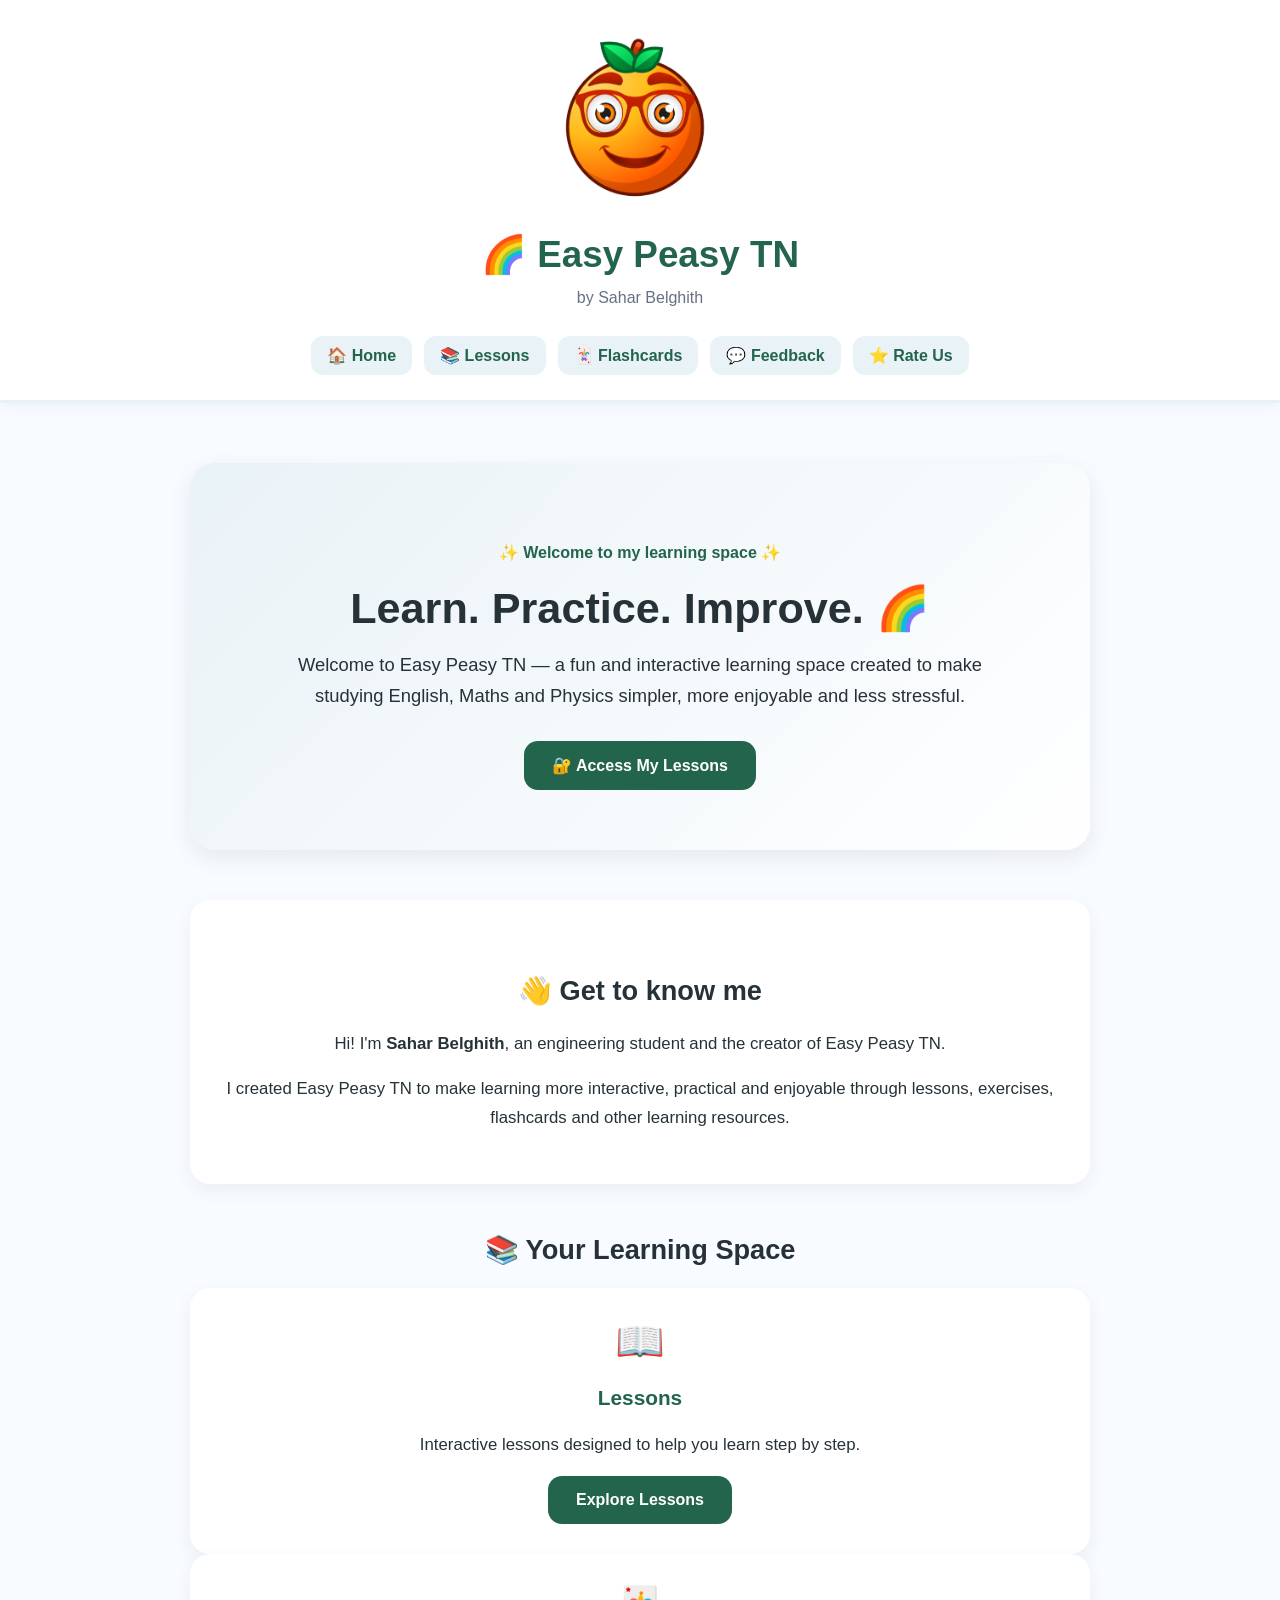
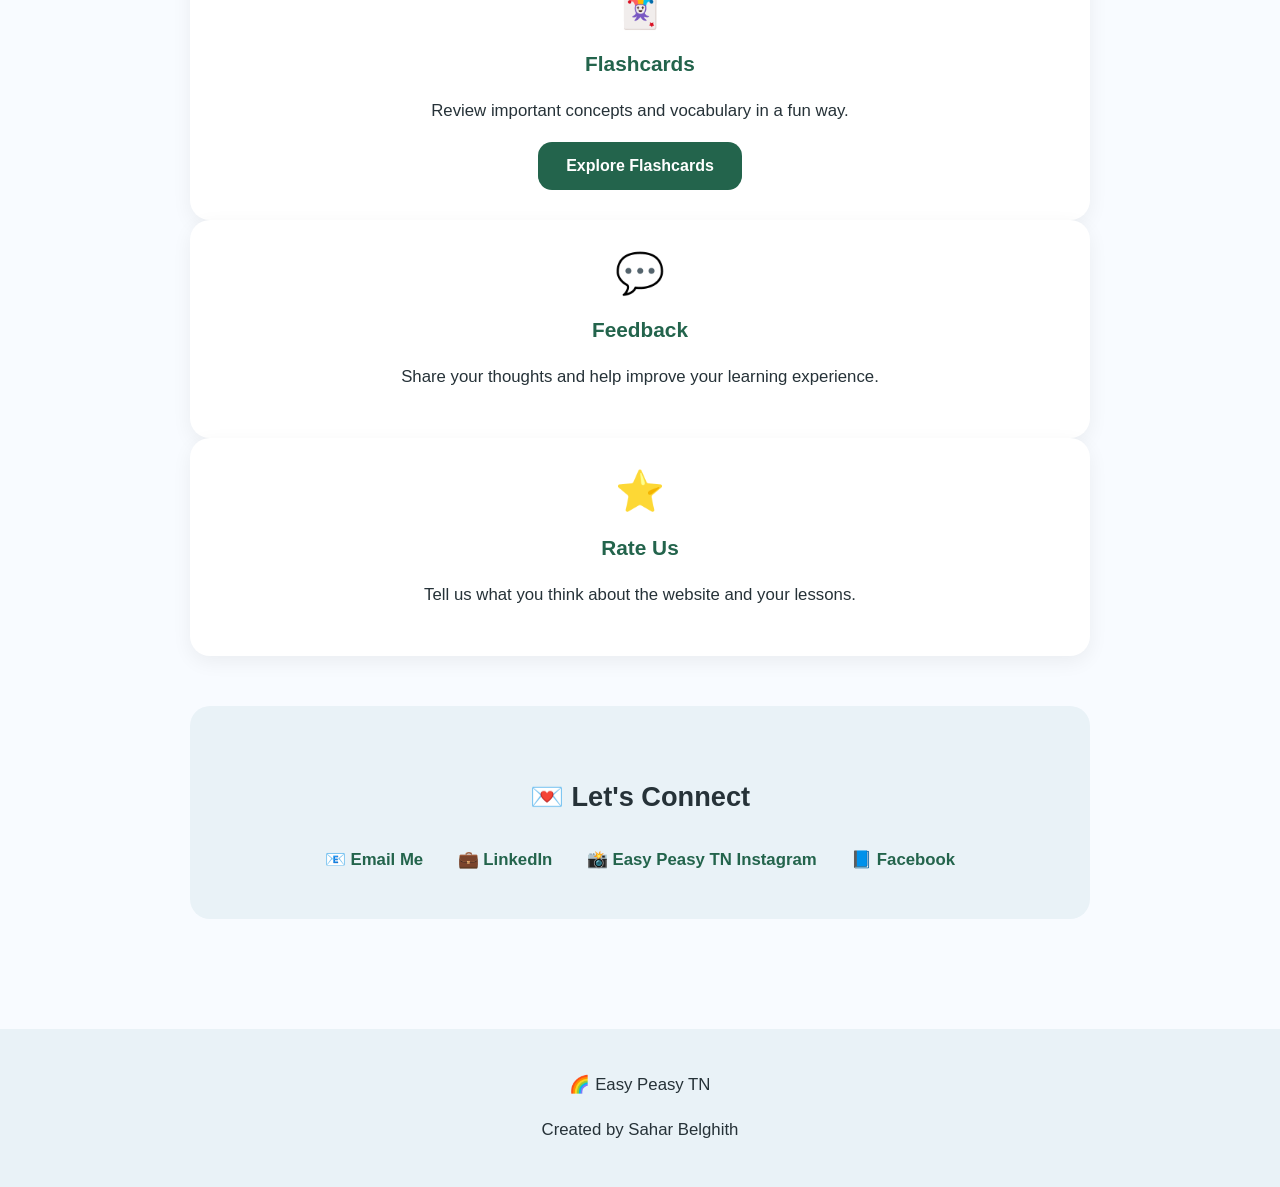
<file: index.html>
<!DOCTYPE html>
<html lang="en">

<head>
    <meta charset="UTF-8">
    <meta name="viewport" content="width=device-width, initial-scale=1.0">

    <title>Easy Peasy TN | Sahar Belghith</title>
    <link rel="stylesheet" href="css/style.css">
</head>

<body>

  <header>

    <a href="index.html">
        <img
            src="easy peasy logo.png"
            alt="Easy Peasy TN Logo"
            width="180"
        >
    </a>

    <h1>🌈 Easy Peasy TN</h1>

    <p>by Sahar Belghith</p>

    <nav>
        <a href="index.html">🏠 Home</a>
        <a href="lessons.html">📚 Lessons</a>
        <a href="#">🃏 Flashcards</a>
        <a href="#">💬 Feedback</a>
        <a href="#">⭐ Rate Us</a>
    </nav>

</header>
 <main>

    <section class="hero">

        <p class="welcome-text">✨ Welcome to my learning space ✨</p>

        <h2>Learn. Practice. Improve. 🌈</h2>

        <p class="hero-description">
            Welcome to Easy Peasy TN — a fun and interactive learning space
            created to make studying English, Maths and Physics simpler,
            more enjoyable and less stressful.
        </p>

        <a href="#" class="main-button">
            🔐 Access My Lessons
        </a>

    </section>


    <section class="about">

        <h2>👋 Get to know me</h2>

        <p>
            Hi! I'm <strong>Sahar Belghith</strong>, an engineering student
            and the creator of Easy Peasy TN.
        </p>

        <p>
            I created Easy Peasy TN to make learning more interactive,
            practical and enjoyable through lessons, exercises,
            flashcards and other learning resources.
        </p>

    </section>


    <section class="learning-space">

        <h2>📚 Your Learning Space</h2><div class="card">
    <div class="card-icon">📖</div>

    <h3>Lessons</h3>

    <p>
        Interactive lessons designed to help you learn
        step by step.
    </p>

    <a href="lessons.html" class="main-button">
        Explore Lessons
    </a>
    </div>

            <div class="card">
    <div class="card-icon">🃏</div>

    <h3>Flashcards</h3>

    <p>
        Review important concepts and vocabulary
        in a fun way.
    </p>

    <a href="flashcards.html" class="main-button">
        Explore Flashcards
    </a>
</div>

            <div class="card">
                <div class="card-icon">💬</div>
                <h3>Feedback</h3>
                <p>
                    Share your thoughts and help improve
                    your learning experience.
                </p>
            </div>

            <div class="card">
                <div class="card-icon">⭐</div>
                <h3>Rate Us</h3>
                <p>
                    Tell us what you think about the website
                    and your lessons.
                </p>
            </div>

        </div>

    </section>


    <section class="connect">

        <h2>💌 Let's Connect</h2>

        <p>
            📧
            <a href="mailto:saharbelghith6@gmail.com">
                Email Me
            </a>
        </p>

        <p>
            💼
            <a href="https://www.linkedin.com/in/sahar-belghith/" target="_blank">
                LinkedIn
            </a>
        </p>

        <p>
            📸
            <a href="https://www.instagram.com/easy_peasy_tn/" target="_blank">
                Easy Peasy TN Instagram
            </a>
        </p>

        <p>
            📘
            <a href="https://www.facebook.com/BElGHITH55" target="_blank">
                Facebook
            </a>
        </p>

    </section>

</main>

    <footer>
        <p>🌈 Easy Peasy TN</p>
        <p>Created by Sahar Belghith</p>
    </footer>

</body>

</html>
</file>
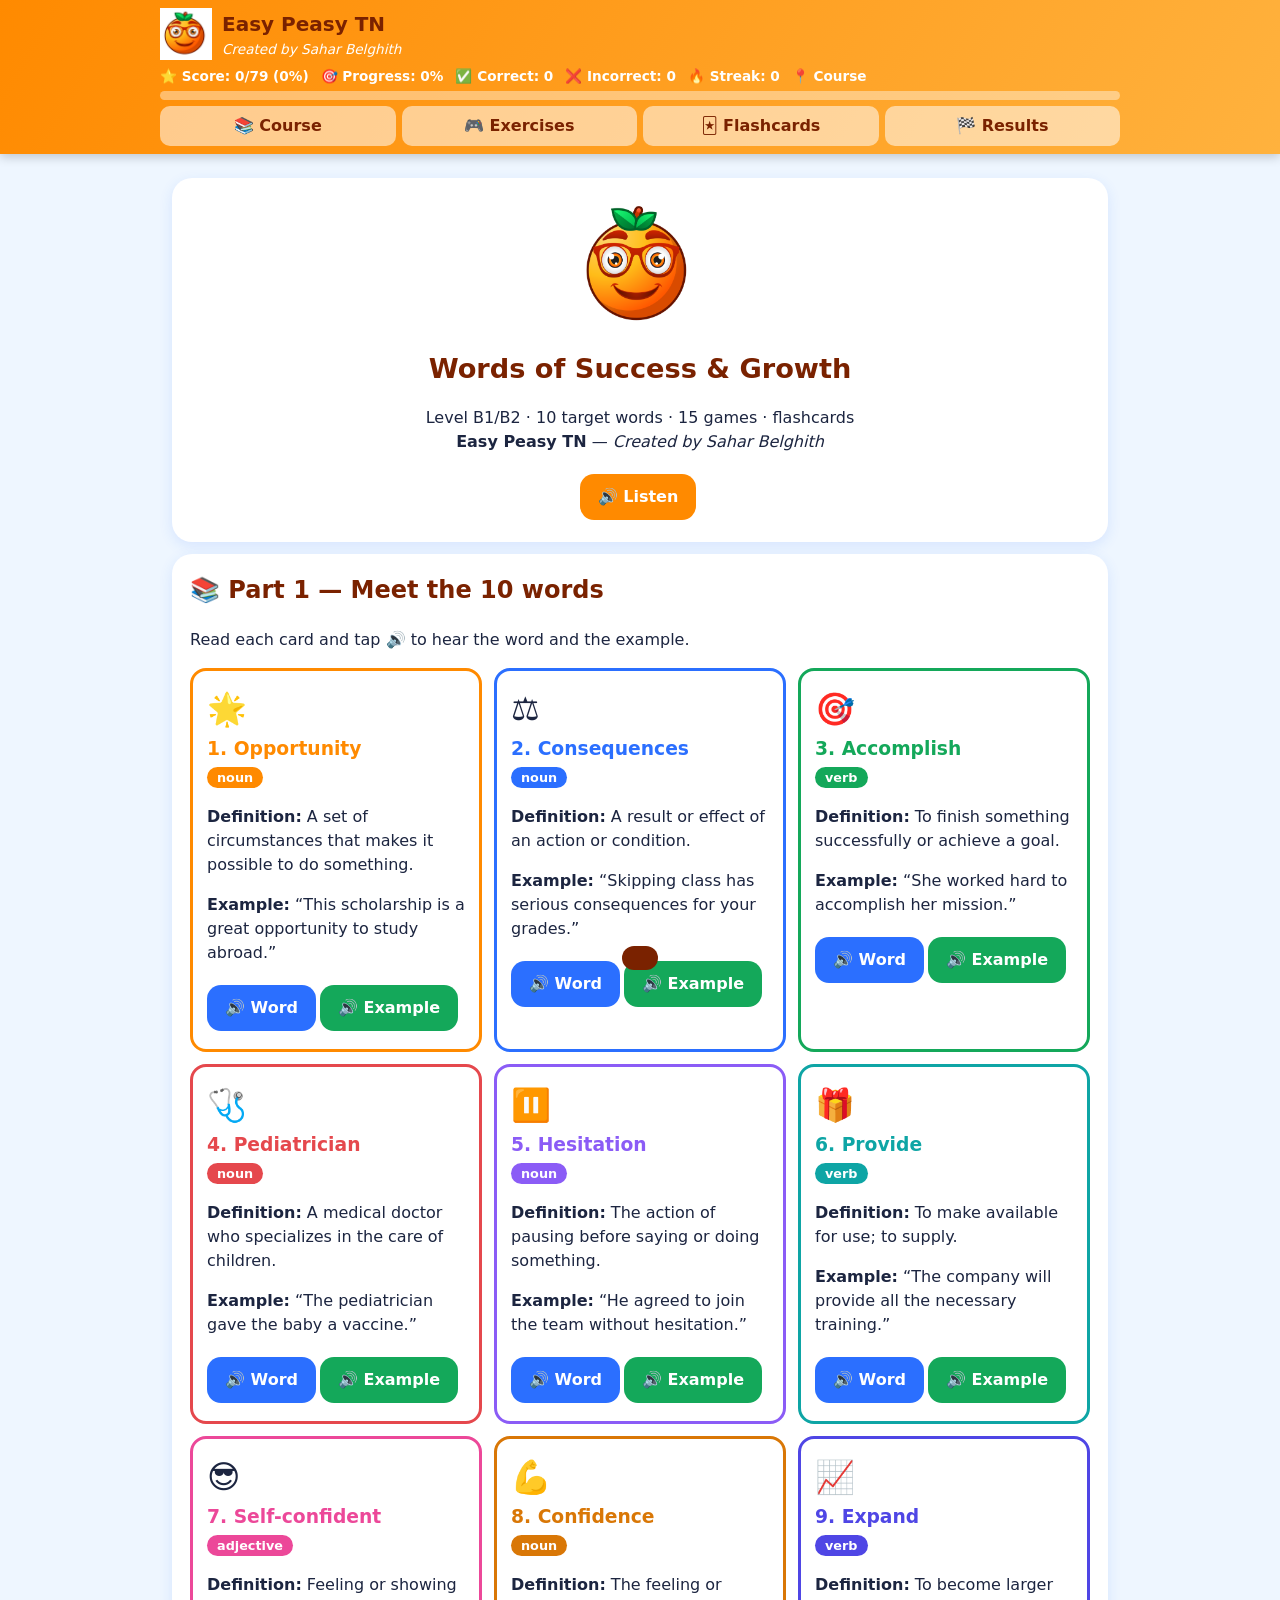
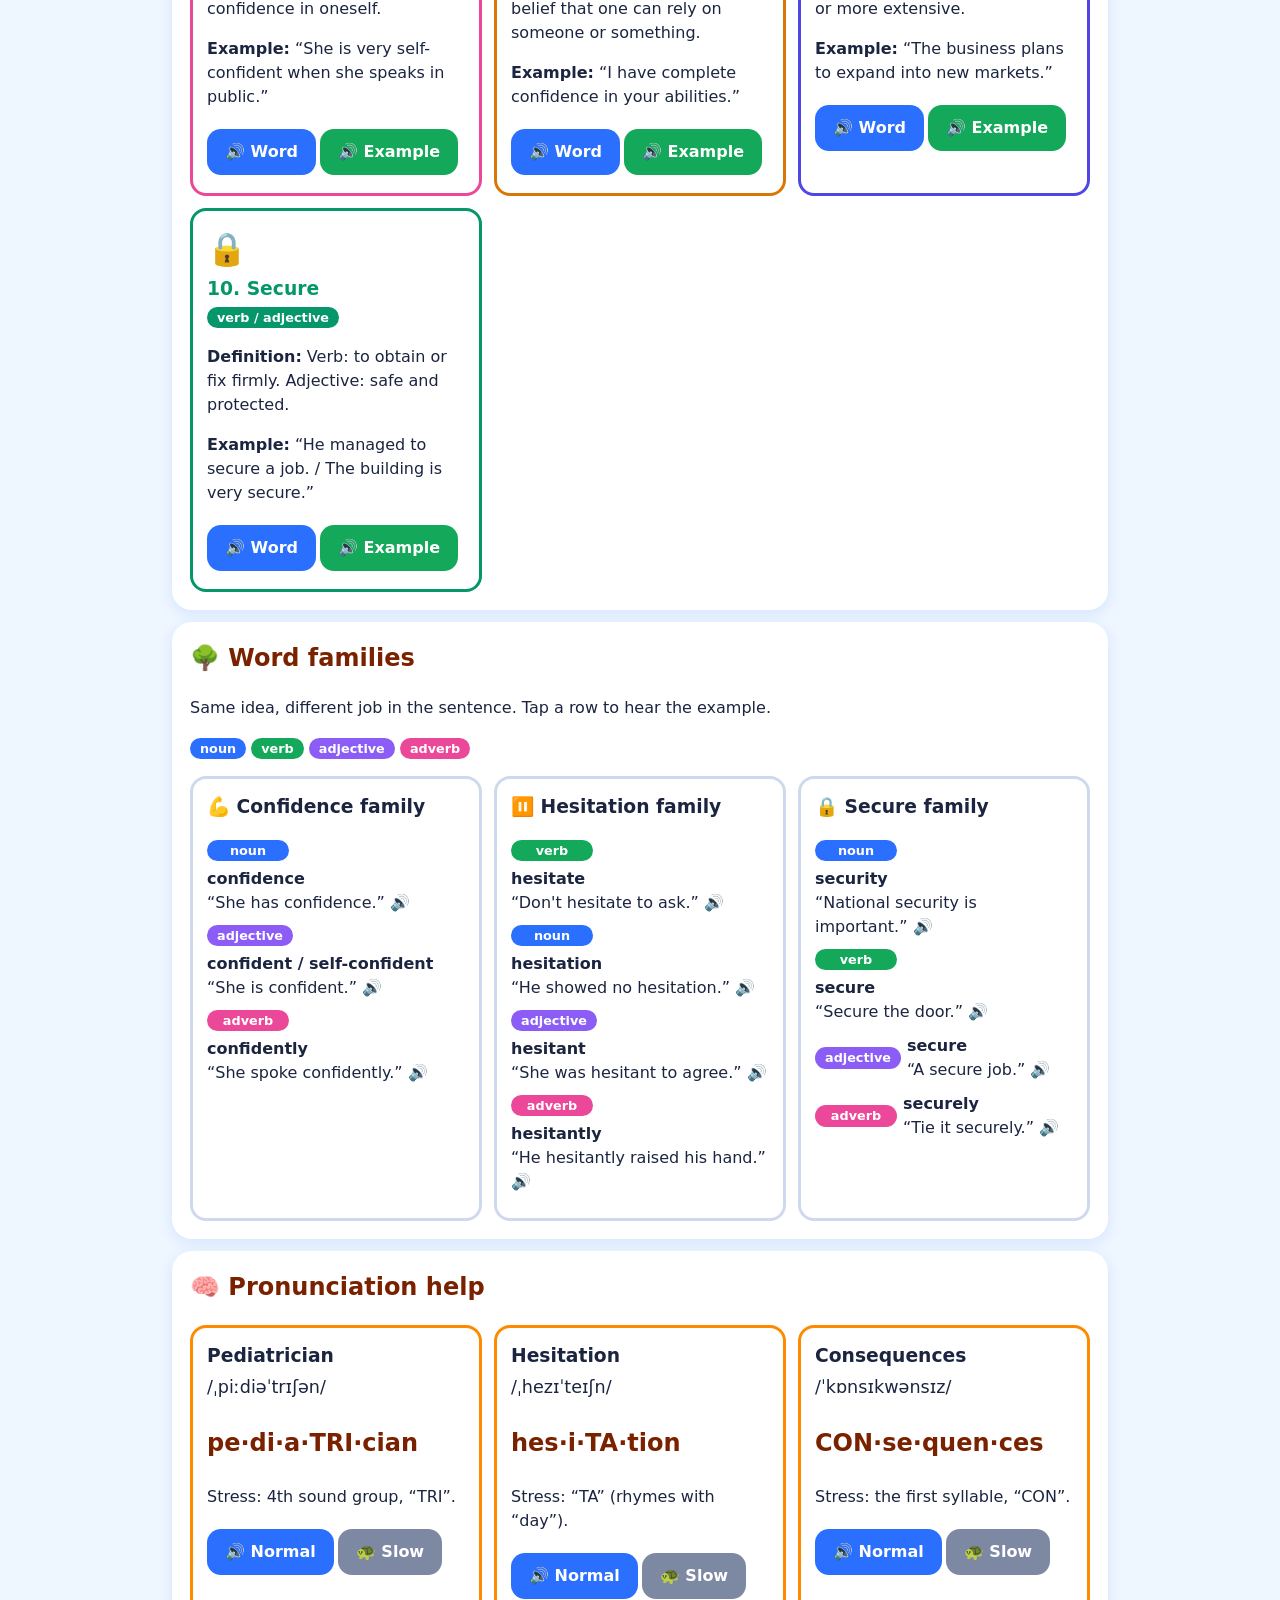
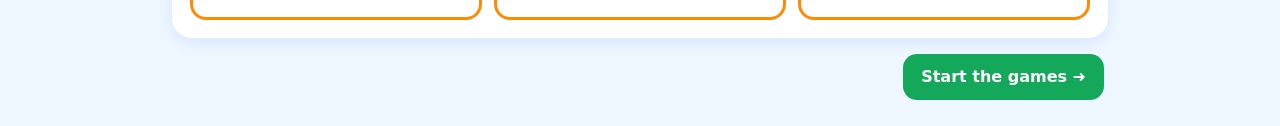
<file: flashcards-2.html>
<!DOCTYPE html><html lang="en"><head><meta charset="utf-8"><meta name="viewport" content="width=device-width,initial-scale=1"><title>Easy Peasy TN – Words of Success &amp; Growth</title>
<style>
:root{--o:#FF8A00;--d:#7A2200;--g:#14A85A;--b:#2B6FFF;--r:#E5484D;--bg:#EEF6FF}
*{box-sizing:border-box}body{margin:0;font-family:"Trebuchet MS","Segoe UI",system-ui,sans-serif;background:var(--bg);color:#1c2540;line-height:1.5}
header{background:linear-gradient(120deg,var(--o),#FFB23E);padding:8px 12px;position:sticky;top:0;z-index:5;box-shadow:0 3px 10px #0003}
.in1{max-width:960px;margin:auto}.br{display:flex;align-items:center;gap:10px}.br img{width:52px;height:52px;animation:bob 3s ease-in-out infinite}
@keyframes bob{50%{transform:translateY(-4px) rotate(-5deg)}}
.br b{font-size:1.25rem;color:var(--d)}.br i{display:block;font-size:.85rem;color:#fff}
.st{display:flex;flex-wrap:wrap;gap:2px 12px;font-weight:700;font-size:.85rem;color:#fff;margin-top:6px}
.bar{height:9px;background:#fff6;border-radius:9px;overflow:hidden;margin-top:5px}.bar i{display:block;height:100%;width:0;background:#fff;transition:width .5s}
.tabs{display:flex;gap:6px;margin-top:6px;flex-wrap:wrap}.tabs button{flex:1;min-width:80px;border:0;border-radius:10px;padding:8px;font:inherit;font-weight:700;background:#fff8;color:var(--d);cursor:pointer}.tabs button:hover{background:#fff}
main{max-width:960px;margin:auto;padding:12px}.card{background:#fff;border-radius:20px;padding:18px;margin:12px 0;box-shadow:0 4px 14px #2b6fff1f}
h2{color:var(--d);margin-top:0}.grid{display:grid;grid-template-columns:repeat(auto-fit,minmax(min(250px,100%),1fr));gap:12px}
.w{border-radius:16px;padding:14px;border:3px solid;transition:.2s}.w:hover{transform:translateY(-3px) rotate(-.5deg)}
.pos{display:inline-block;border-radius:20px;padding:1px 10px;color:#fff;font-size:.8rem;font-weight:700}
.n{background:var(--b)}.v{background:var(--g)}.aj{background:#8B5CF6}.av{background:#EC4899}
.btn{min-height:46px;padding:10px 18px;border:0;border-radius:14px;font:inherit;font-weight:700;background:var(--o);color:#fff;cursor:pointer;transition:.15s;margin:4px 4px 4px 0}
.btn:hover{transform:translateY(-2px);box-shadow:0 5px 12px #0003}.btn.s{background:var(--b)}.btn.g{background:var(--g)}.btn.x{background:#7d88a3}
.opt{display:block;width:100%;text-align:left;background:#fff;color:#1c2540;border:2px solid #cfd9ee;margin:8px 0}
.ok{background:#dff7e8!important;border-color:var(--g)!important;color:#0a5a2e}.no{background:#ffe4e4!important;border-color:var(--r)!important;color:#8a1c20}
.sel{background:#fff1d6!important;border-color:var(--o)!important}
.fb{margin-top:12px;padding:12px;border-radius:14px;font-weight:600;animation:pop .35s;border:2px solid}.fb:empty{display:none}
@keyframes pop{from{transform:scale(.9);opacity:0}}
input,select{font:inherit;padding:8px 10px;border:2px solid #cfd9ee;border-radius:10px;margin:3px;max-width:100%;min-height:42px}
.nav{display:flex;gap:6px;flex-wrap:wrap;justify-content:space-between;margin:10px 0}
.pill{display:inline-block;border:2px dashed #b9c6e4;border-radius:12px;padding:8px 14px;margin:4px;background:#fff;font-weight:700;cursor:grab;user-select:none}
.bk{min-height:80px;border:3px dashed;border-radius:14px;padding:8px}
.fc{height:330px;perspective:900px;cursor:pointer;margin:10px 0}.fc .in{position:relative;height:100%;transition:transform .55s;transform-style:preserve-3d}.fc.flip .in{transform:rotateY(180deg)}
.face{position:absolute;inset:0;backface-visibility:hidden;border-radius:20px;padding:18px;display:flex;flex-direction:column;justify-content:center;align-items:center;text-align:center;overflow:auto}
.f1{background:linear-gradient(135deg,#FFB23E,var(--o));color:#fff}.f1 h1{margin:0;font-size:clamp(1.5rem,7vw,2.6rem)}.f2{background:#e6f0ff;transform:rotateY(180deg);align-items:flex-start;text-align:left}
#ts{position:fixed;left:50%;bottom:20px;transform:translate(-50%,90px);background:var(--d);color:#fff;padding:12px 18px;border-radius:14px;font-weight:700;transition:.4s;z-index:9;text-align:center}#ts.show{transform:translate(-50%,0)}
.big{font-size:2rem;font-weight:800;color:var(--d)}.scr{font-size:1.8rem;letter-spacing:6px;color:var(--b)}
@media(prefers-reduced-motion:reduce){*{animation:none!important;transition:none!important}}
</style></head><body>
<header><div class="in1"><div class="br"><img src="[data-uri]" alt="Easy Peasy TN logo"><div><b>Easy Peasy TN</b><i>Created by Sahar Belghith</i></div></div>
<div class="st"><span id="s1"></span><span id="s2"></span><span id="s3"></span><span id="s4"></span><span id="s5"></span><span id="s6"></span></div>
<div class="bar"><i id="pb"></i></div>
<div class="tabs"><button onclick="go(0)">📚 Course</button><button onclick="go(S.cur>=1&&S.cur<=15?S.cur:1)">🎮 Exercises</button><button onclick="cards(0)">🃏 Flashcards</button><button onclick="go(16)">🏁 Results</button></div></div></header>
<main id="v"></main><div id="ts"></div>
<script>
const $=s=>document.querySelector(s),sh=a=>[...a].sort(()=>Math.random()-.5),pk=a=>a[Math.floor(Math.random()*a.length)],V=$('#v');
const W=[["Opportunity","noun","A set of circumstances that makes it possible to do something.","This scholarship is a great opportunity to study abroad.","🌟"],
["Consequences","noun","A result or effect of an action or condition.","Skipping class has serious consequences for your grades.","⚖️"],
["Accomplish","verb","To finish something successfully or achieve a goal.","She worked hard to accomplish her mission.","🎯"],
["Pediatrician","noun","A medical doctor who specializes in the care of children.","The pediatrician gave the baby a vaccine.","🩺"],
["Hesitation","noun","The action of pausing before saying or doing something.","He agreed to join the team without hesitation.","⏸️"],
["Provide","verb","To make available for use; to supply.","The company will provide all the necessary training.","🎁"],
["Self-confident","adjective","Feeling or showing confidence in oneself.","She is very self-confident when she speaks in public.","😎"],
["Confidence","noun","The feeling or belief that one can rely on someone or something.","I have complete confidence in your abilities.","💪"],
["Expand","verb","To become larger or more extensive.","The business plans to expand into new markets.","📈"],
["Secure","verb / adjective","Verb: to obtain or fix firmly. Adjective: safe and protected.","He managed to secure a job. / The building is very secure.","🔒"]];
const CL=["#FF8A00","#2B6FFF","#14A85A","#E5484D","#8B5CF6","#0EA5A5","#EC4899","#D97706","#4F46E5","#059669"];
const FAM=[["💪 Confidence family",[["confidence","noun","n","She has confidence."],["confident / self-confident","adjective","aj","She is confident."],["confidently","adverb","av","She spoke confidently."]]],
["⏸️ Hesitation family",[["hesitate","verb","v","Don't hesitate to ask."],["hesitation","noun","n","He showed no hesitation."],["hesitant","adjective","aj","She was hesitant to agree."],["hesitantly","adverb","av","He hesitantly raised his hand."]]],
["🔒 Secure family",[["security","noun","n","National security is important."],["secure","verb","v","Secure the door."],["secure","adjective","aj","A secure job."],["securely","adverb","av","Tie it securely."]]]];
const PR=[["Pediatrician","/ˌpiːdiəˈtrɪʃən/","pe·di·a·<b>TRI</b>·cian","Stress: 4th sound group, “TRI”."],["Hesitation","/ˌhezɪˈteɪʃn/","hes·i·<b>TA</b>·tion","Stress: “TA” (rhymes with “day”)."],["Consequences","/ˈkɒnsɪkwənsɪz/","<b>CON</b>·se·quen·ces","Stress: the first syllable, “CON”."]];
const PRAISE=["🌟 Excellent!","🎉 Great job!","🔥 You're on fire!","🧠 Your brain is learning!","😎 You've got this!","🏆 Vocabulary master!","✨ One more step!"],KEEP=["💪 Keep going — mistakes are part of learning! 🌱","🌱 Mistakes help you improve!","🚀 Almost there — you'll get the next one!"];
let S;function init(){S={sc:0,ok:0,bad:0,st:0,best:0,done:{},cur:0,kn:{},bd:{},pr:0,s0:0}}init();
function say(t,r){if(!('speechSynthesis' in window))return toast("🔇 Speech is not supported in this browser");speechSynthesis.cancel();const u=new SpeechSynthesisUtterance(t);u.lang='en-US';u.rate=r||.85;speechSynthesis.speak(u)}
function toast(t){const e=$('#ts');e.textContent=t;e.classList.add('show');clearTimeout(toast.t);toast.t=setTimeout(()=>e.classList.remove('show'),2600)}
const MAX=()=>E.reduce((a,x)=>a+x.n,0),nd=()=>Object.keys(S.done).length;
function upd(){const m=MAX(),p=Math.round(100*S.sc/m);$('#s1').textContent=`⭐ Score: ${S.sc}/${m} (${p}%)`;$('#s2').textContent=`🎯 Progress: ${Math.round(100*nd()/15)}%`;$('#s3').textContent=`✅ Correct: ${S.ok}`;$('#s4').textContent=`❌ Incorrect: ${S.bad}`;$('#s5').textContent=`🔥 Streak: ${S.st}`;
$('#s6').textContent='📍 '+(S.cur==0?'Course':S.cur<=15?`Exercise ${S.cur}/15`:S.cur==16?'Results':'Flashcards');$('#pb').style.width=Math.round(100*nd()/15)+'%'}
function sc(g){if(S.pr)return;if(g){S.sc++;S.ok++;S.st++;S.best=Math.max(S.best,S.st)}else{S.bad++;S.st=0}upd()}
function fb(g,c,y){const e=$('#fb'),s=S.st;e.className='fb '+(g?'ok':'no');e.innerHTML=(g?'✅ Correct! '+pk(PRAISE):'❌ Not quite! '+pk(KEEP))+`<br>Correct answer: <b>${c}</b>`+(y?'<br>'+y:'')+(g&&!S.pr&&(s==3||s==5||s==10)?`<br>${s==3?'🔥':s==5?'🔥🔥':'🏆'} <b>${s} correct in a row!</b>`:'')}
const BD=[["🌱","First Step",()=>nd()>=1],["🔥","On Fire",()=>S.best>=5],["🧠","Word Explorer",()=>nd()>=10],["🏆","Vocabulary Master",()=>S.done[15]],["💎","Perfect Score",()=>nd()==15&&S.sc==MAX()]];
function bdg(){BD.forEach(b=>{if(!S.bd[b[1]]&&b[2]()){S.bd[b[1]]=1;toast(`🏅 Badge unlocked: ${b[0]} ${b[1]}`)}})}
function fin(){if(!S.pr){S.done[S.cur]=1}const g=S.sc-S.s0;$('#a').insertAdjacentHTML('beforeend',`<div class="fb ok">🎉 Exercise complete! ${S.pr?'Practice mode: no points.':`You earned <b>${g}/${E[S.cur-1].n}</b> points. ✨`}</div>`);upd();bdg();$('#nx').style.display=''}
function go(i){scrollTo(0,0);S.cur=i;S.pr=0;upd();i==0?course():i<=15?ex(i):i==16?res():cards(0)}
function course(){V.innerHTML=`<div class="card" style="text-align:center"><img src="[data-uri]" alt="Easy Peasy TN" width="130"><h2 style="font-size:1.7rem;margin:6px 0">Words of Success &amp; Growth</h2><p>Level B1/B2 · 10 target words · 15 games · flashcards<br><b>Easy Peasy TN</b> — <i>Created by Sahar Belghith</i></p><button class="btn" onclick="say('Words of success and growth')">🔊 Listen</button></div>
<div class="card"><h2>📚 Part 1 — Meet the 10 words</h2><p>Read each card and tap 🔊 to hear the word and the example.</p><div class="grid">${W.map((w,i)=>`<div class="w" style="border-color:${CL[i]}"><div style="font-size:2rem">${w[4]}</div><h3 style="margin:2px 0;color:${CL[i]}">${i+1}. ${w[0]}</h3><span class="pos" style="background:${CL[i]}">${w[1]}</span><p><b>Definition:</b> ${w[2]}</p><p><b>Example:</b> “${w[3]}”</p><button class="btn s" onclick="say('${w[0]}')">🔊 Word</button><button class="btn g" onclick="say(&quot;${w[3].replace(/"/g,'')}&quot;)">🔊 Example</button></div>`).join('')}</div></div>
<div class="card"><h2>🌳 Word families</h2><p>Same idea, different job in the sentence. Tap a row to hear the example.</p><p><span class="pos n">noun</span> <span class="pos v">verb</span> <span class="pos aj">adjective</span> <span class="pos av">adverb</span></p><div class="grid">${FAM.map(f=>`<div class="w" style="border-color:#cfd9ee"><h3 style="margin-top:0">${f[0]}</h3>${f[1].map(r=>`<div class="nav" style="justify-content:flex-start;cursor:pointer;align-items:center" onclick="say(&quot;${r[3].replace(/"/g,'')}&quot;)"><span class="pos ${r[2]}" style="min-width:82px;text-align:center">${r[1]}</span><span><b>${r[0]}</b><br>“${r[3]}” 🔊</span></div>`).join('')}</div>`).join('')}</div></div>
<div class="card"><h2>🧠 Pronunciation help</h2><div class="grid">${PR.map(p=>`<div class="w" style="border-color:var(--o)"><h3 style="margin:0">${p[0]}</h3><p style="font-size:1.1rem;margin:4px 0">${p[1]}</p><p class="big" style="font-size:1.5rem">${p[2]}</p><p>${p[3]}</p><button class="btn s" onclick="say('${p[0]}')">🔊 Normal</button><button class="btn x" onclick="say('${p[0]}',.5)">🐢 Slow</button></div>`).join('')}</div></div>
<div class="nav"><span></span><button class="btn g" onclick="go(1)">Start the games ➜</button></div>`}
function ex(i){S.s0=S.sc;const x=E[i-1];V.innerHTML=`<div class="card"><h2>${x.e} Exercise ${i}/15 — ${x.t}</h2><p>${x.i}</p><div id="a"></div><div id="fb"></div></div><div class="nav"><button class="btn x" onclick="go(${i-1})">⬅️ Back</button><button class="btn g" id="nx" style="display:none" onclick="go(${i+1})">${i==15?'See my results 🏆':'Next ➜'}</button></div>`;
if(S.done[i]){$('#a').innerHTML='<p>✅ You already earned the points here.</p><button class="btn s" id="pr">Practice again (no points)</button>';$('#nx').style.display='';$('#pr').onclick=()=>{S.pr=1;$('#nx').style.display='none';x.run($('#a'))}}else x.run($('#a'))}
function nxq(a,last,f){a.insertAdjacentHTML('beforeend',`<button class="btn g" id="qn">${last?'Finish ✔':'Next question ➜'}</button>`);$('#qn').onclick=f}
function mc(a,qs,t){let i=0;(function q(){const[p,c,o,y,w]=qs[i];let os=o.split('|');if(o!='True|False')os=sh(os);let d=0,left=t,tt;
a.innerHTML=`<p><b>Question ${i+1}/${qs.length}</b> ${t?'<b id="tm" style="color:var(--r)">⏱ '+t+'</b>':''}</p><p style="font-size:1.1rem">${p} ${w?`<button class="btn s" onclick="say('${w}')">🔊</button>`:''}</p>`+os.map(x=>`<button class="btn opt">${x}</button>`).join('');$('#fb').className='fb';$('#fb').innerHTML='';
function pick(b){if(d)return;d=1;clearInterval(tt);const g=!!b&&b.textContent==c;sc(g);a.querySelectorAll('.opt').forEach(z=>{z.disabled=1;if(z.textContent==c)z.classList.add('ok');else if(z===b)z.classList.add('no')});fb(g,c,(b?'':'⏰ Time is up! ')+y);nxq(a,i==qs.length-1,()=>{i++;i<qs.length?q():fin()})}
a.querySelectorAll('.opt').forEach(b=>b.onclick=()=>pick(b));if(t)tt=setInterval(()=>{left--;$('#tm').textContent='⏱ '+left;if(left<=0)pick(null)},1000)})()}
function typ(a,qs){let i=0;(function q(){const[p,c,y]=qs[i];a.innerHTML=`<p><b>Question ${i+1}/${qs.length}</b></p><p style="font-size:1.1rem">${p}</p><input id="in" autocomplete="off" autocapitalize="none" spellcheck="false" placeholder="Type your answer"><button class="btn" id="ck">Check ✔</button>`;$('#fb').className='fb';$('#fb').innerHTML='';const n=$('#in');
function chk(){const v=n.value.trim().toLowerCase();if(!v||n.disabled)return;const g=c.toLowerCase().split('|').includes(v);sc(g);n.disabled=$('#ck').disabled=1;n.classList.add(g?'ok':'no');fb(g,c.split('|')[0],y);nxq(a,i==qs.length-1,()=>{i++;i<qs.length?q():fin()})}
$('#ck').onclick=chk;n.onkeydown=e=>e.key=='Enter'&&chk()})()}
function gap(a,txt,ans,sel){const bank=W.map(w=>w[0].toLowerCase());a.innerHTML=(sel?'':`<p>Word bank: ${sh(bank).map(b=>`<span class="pill" style="cursor:default">${b}</span>`).join('')}</p>`)+'<p style="font-size:1.1rem;line-height:2.4">'+txt.replace(/\{(\d)\}/g,(m,n)=>sel?`<select data-n="${n}"><option value="">choose…</option>${bank.map(b=>`<option>${b}</option>`).join('')}</select>`:`<input data-n="${n}" size="13" autocapitalize="none" spellcheck="false" placeholder="…">`)+'</p><button class="btn" id="ck">Check answers ✔</button>';
$('#ck').onclick=()=>{let g=0,fx=[];a.querySelectorAll('[data-n]').forEach(e=>{const c=ans[e.dataset.n],ok=e.value.trim().toLowerCase()==c;sc(ok);ok?g++:fx.push(c);e.classList.add(ok?'ok':'no');e.disabled=1});$('#ck').disabled=1;fb(g==ans.length,ans.join(', '),`You got <b>${g}/${ans.length}</b> blanks right.`+(fx.length?' Fix: '+fx.join(', ')+'.':' 🌟'));fin()}}
function match(a){const ix=[2,3,4,6,8];let n=0,cur=null;a.innerHTML='<div class="grid"><div id="L"></div><div id="R"></div></div>';
ix.forEach(k=>$('#L').insertAdjacentHTML('beforeend',`<button class="btn opt" data-k="${k}">${W[k][0]}</button>`));sh(ix).forEach(k=>$('#R').insertAdjacentHTML('beforeend',`<button class="btn opt" data-k="${k}">${W[k][2]}</button>`));
$('#L').querySelectorAll('.opt').forEach(b=>b.onclick=()=>{$('#L').querySelectorAll('.opt').forEach(z=>z.classList.remove('sel'));cur=b;b.classList.add('sel')});
$('#R').querySelectorAll('.opt').forEach(b=>b.onclick=()=>{if(!cur)return toast('👆 First tap a word on the left');const g=cur.dataset.k==b.dataset.k,k=cur.dataset.k,r=$('#R').querySelector(`[data-k="${k}"]`);sc(g);cur.classList.remove('sel');cur.classList.add(g?'ok':'no');cur.disabled=r.disabled=1;r.classList.add('ok');fb(g,`${W[k][0]} = ${W[k][2]}`,g?'':'Look at the definition again and try to remember the link! 🧠');cur=null;if(++n==5)fin()})}
function drag(a){const it=[["opportunity","Noun"],["hesitation","Noun"],["accomplish","Verb"],["expand","Verb"],["provide","Verb"],["self-confident","Adjective"],["hesitant","Adjective"],["securely","Adverb"]];let n=0,cur=null;
a.innerHTML='<p>Drag a word (or tap it, then tap a box):</p><div id="pool">'+sh(it).map(x=>`<span class="pill" draggable="true" data-b="${x[1]}">${x[0]}</span>`).join('')+'</div><div class="grid" style="margin-top:10px">'+[["Noun","n"],["Verb","v"],["Adjective","aj"],["Adverb","av"]].map(b=>`<div><span class="pos ${b[1]}">${b[0]}</span><div class="bk" data-b="${b[0]}" style="border-color:#b9c6e4"></div></div>`).join('')+'</div>';
function put(c,bx){if(!c)return;const g=c.dataset.b==bx.dataset.b,t=a.querySelector(`.bk[data-b="${c.dataset.b}"]`);sc(g);c.draggable=false;c.style.cursor='default';c.classList.remove('sel');c.classList.add(g?'ok':'no');t.appendChild(c);cur=null;fb(g,`${c.textContent} → ${c.dataset.b}`,`“${c.textContent}” is a${'AEIOU'.includes(c.dataset.b[0])?'n':''} ${c.dataset.b.toLowerCase()}.`);if(++n==it.length)fin()}
a.querySelectorAll('.pill').forEach(p=>{p.ondragstart=()=>cur=p;p.onclick=()=>{if(p.draggable){a.querySelectorAll('.pill').forEach(z=>z.classList.remove('sel'));cur=p;p.classList.add('sel')}}});
a.querySelectorAll('.bk').forEach(b=>{b.ondragover=e=>e.preventDefault();b.ondrop=e=>{e.preventDefault();put(cur,b)};b.onclick=()=>put(cur,b)})}
const scr=(w,h)=>{let s;do{s=sh(w.split('')).join('')}while(s==w);return `🔤 <span class="scr">${s.toUpperCase()}</span><br>Hint: ${h}`};
const E=[
{t:"Meaning Match",e:"🧩",i:"Tap a word on the left, then tap its definition on the right.",n:5,run:match},
{t:"Word → Example",e:"🔎",i:"Choose the sentence that uses the word correctly.",n:4,run:a=>mc(a,[
["Which sentence uses <b>consequences</b> correctly?","Breaking the rules has serious consequences.","Breaking the rules has serious consequences.|She consequences the lesson every day.|The consequences was very tasty.|He consequences to help us.","Consequences are results of actions."],
["Which sentence uses <b>provide</b> correctly?","The school will provide free books for everyone.","The school will provide free books for everyone.|The provide was very big.|He felt very provide before the test.|We provide happy yesterday it.","Provide is a verb: to supply something."],
["Which sentence uses <b>hesitation</b> correctly?","She answered without hesitation.","She answered without hesitation.|The hesitation was delicious.|He hesitation the door.|They hesitation to school.","Hesitation is a noun: a pause before acting."],
["Which sentence uses <b>secure</b> correctly?","Please secure the door before you leave.","Please secure the door before you leave.|He secured the rain yesterday quickly.|The secure of the exam was blue.|My secure is under the table.","Secure = fix firmly (verb) or safe (adjective)."]])},
{t:"Fill in the Blank",e:"✍️",i:"Type the missing vocabulary word. Capital letters don't matter.",n:5,run:a=>typ(a,[
["This scholarship is a great ______ to study abroad.","opportunity","An opportunity is a chance to do something."],
["Skipping class has serious ______ for your grades.","consequences","Consequences are the results of an action."],
["She worked hard to ______ her mission. (achieve)","accomplish","Accomplish = finish something successfully."],
["The ______ gave the baby a vaccine. (children's doctor)","pediatrician","A pediatrician takes care of children."],
["He joined the team without any ______. (pause)","hesitation","Hesitation is the action of pausing."]])},
{t:"Multiple Choice",e:"🎯",i:"Choose the correct word.",n:5,run:a=>mc(a,[
["Which word means “a chance to do something”?","Opportunity","Opportunity|Consequences|Hesitation|Expand","Opportunity = a set of circumstances that makes something possible."],
["A doctor for children is a…","pediatrician","pediatrician|opportunity|confidence|consequence","Pediatrician = doctor who cares for children."],
["“To become larger” =","expand","expand|provide|secure|accomplish","Expand = become larger or more extensive."],
["Feeling sure of yourself =","self-confident","self-confident|hesitation|consequences|provide","Self-confident is an adjective."],
["“To finish something successfully” =","accomplish","accomplish|provide|expand|hesitation","Accomplish = achieve a goal."]])},
{t:"Word Families",e:"🌳",i:"Choose the right form: noun, verb, adjective or adverb.",n:5,run:a=>mc(a,[
["Which is the <b>adjective</b> form of hesitation?","hesitant","hesitant|hesitate|hesitantly|hesitation","Hesitant describes a person: “She was hesitant.”"],
["Which is the <b>adverb</b> of confidence?","confidently","confidently|confident|confidences|confide","-ly forms are adverbs: “She spoke confidently.”"],
["Which is the <b>noun</b> for “being safe”?","security","security|securely|secure|secured","Security is the noun: “National security is important.”"],
["“He raised his hand ______.” (adverb)","hesitantly","hesitantly|hesitant|hesitate|hesitation","An adverb tells us how he raised his hand."],
["“She is very ______.” (adjective)","confident","confident|confidence|confidently|confide","After “is very” we use an adjective."]])},
{t:"Drag & Drop",e:"🖱️",i:"Put each word in the right box: noun, verb, adjective or adverb.",n:8,run:drag},
{t:"True or False",e:"✅",i:"Are the statements true or false?",n:5,run:a=>mc(a,[
["A pediatrician treats old people.","False","True|False","A pediatrician treats children."],
["“Without hesitation” means immediately, without pausing.","True","True|False","Hesitation = a pause before acting."],
["Consequences are the results of an action.","True","True|False","Yes: an effect of an action."],
["If you expand a business, it becomes smaller.","False","True|False","Expand = become larger."],
["A secure building is safe and protected.","True","True|False","Secure (adjective) = safe and protected."]])},
{t:"Correct the Sentence",e:"🛠️",i:"Each sentence has a wrong word. Type the correct word that should replace it.",n:4,run:a=>typ(a,[
["“Skipping homework has serious <u>opportunity</u>.”","consequences","We need the results of an action: consequences."],
["“She spoke very <u>confidence</u> in class.”","confidently","We need an adverb after “spoke”."],
["“Don't <u>hesitation</u> to ask me!”","hesitate","After “Don't” we use a verb."],
["“He managed to secure a <u>securely</u> job.”","secure","Before “job” we need an adjective."]])},
{t:"Situation Challenge",e:"🎭",i:"Read the situation. Which word or phrase fits best?",n:4,run:a=>mc(a,[
["Your teacher offers you a place in an exchange program abroad. What is this?","an opportunity","an opportunity|a consequence|a hesitation|a pediatrician","A chance to do something = an opportunity."],
["Your baby cousin has a fever. Who do the parents call?","a pediatrician","a pediatrician|an opportunity|a confidence|a consequence","A pediatrician is a children's doctor."],
["You finished a very hard project and reached your goal. You…","accomplished your goal","accomplished your goal|expanded your goal|hesitated your goal|secured a consequence","Accomplish = achieve a goal."],
["You speak in public and feel sure of yourself. You are…","self-confident","self-confident|hesitant|secure|a pediatrician","Self-confident = confident in yourself."]])},
{t:"Context Challenge",e:"📖",i:"Read the paragraph and choose the right word for each blank.",n:4,run:a=>gap(a,"Nadia got an {0} to join a science club. She felt {1} and said yes without {2}. The club will {3} all the materials.",["opportunity","self-confident","hesitation","provide"],1)},
{t:"Pronunciation Challenge",e:"🔊",i:"Listen (🔊) and choose the correct stress or spelling.",n:4,run:a=>mc(a,[
["Which syllable is stressed in <b>hesitation</b>?","-ta-","hes-|-i-|-ta-|-tion","hes-i-<b>TA</b>-tion: /ˌhezɪˈteɪʃn/","hesitation"],
["Which syllable is stressed in <b>pediatrician</b>?","-tri-","pe-|-di-|-a-|-tri-|-cian","pe-di-a-<b>TRI</b>-cian: /ˌpiːdiəˈtrɪʃən/","pediatrician"],
["Which syllable is stressed in <b>consequences</b>?","con-","con-|-se-|-quen-|-ces","<b>CON</b>-se-quen-ces: /ˈkɒnsɪkwənsɪz/","consequences"],
["Which word has the sound /ˈkɒnsɪkwənsɪz/? (press 🔊)","consequences","consequences|confidences|conscience|consecutions","Listen again and compare the stress and ending.","consequences"]])},
{t:"Scrambled Word",e:"🔤",i:"Unscramble the letters to make a vocabulary word.",n:5,run:a=>typ(a,[
[scr("provide","to supply"),"provide","Provide = make available."],[scr("expand","to become larger"),"expand","Expand = become larger."],
[scr("secure","safe and protected"),"secure","Secure = safe, or to obtain firmly."],[scr("opportunity","a chance"),"opportunity","Opportunity = a chance."],
[scr("confidence","belief that you can rely on someone"),"confidence","Confidence is a noun."]])},
{t:"Speed Round",e:"⚡",i:"12 seconds per question. If time runs out, the question counts as missed — no stress!",n:6,run:a=>mc(a,[
["Result of an action","consequences","consequences|opportunity|expand|secure","Consequences = results."],
["“To supply” =","provide","provide|expand|accomplish|secure","Provide = supply."],
["Noun: a pause before acting","hesitation","hesitation|hesitant|hesitate|hesitantly","Hesitation is the noun."],
["Adjective: safe and protected","secure","secure|security|securely|provide","Secure can be an adjective."],
["Doctor for children","pediatrician","pediatrician|accomplish|opportunity|confidence","Pediatrician = children's doctor."],
["To achieve a goal","accomplish","accomplish|hesitation|provide|expand","Accomplish = achieve."]],12)},
{t:"Mini Success Story",e:"🏆",i:"Complete the story with words from the word bank.",n:5,run:a=>gap(a,"Karim wanted to {0} his dream of becoming a {1}. He knew the {2} of giving up were serious, so he stayed positive. With more {3}, he began to {4} his knowledge every day.",["accomplish","pediatrician","consequences","confidence","expand"],0)},
{t:"Final Vocabulary Challenge",e:"👑",i:"A mixed test with all 10 words: meanings, contexts and word families.",n:10,run:a=>mc(a,[
["“A set of circumstances that makes it possible to do something.”","opportunity","opportunity|consequences|confidence|hesitation","That is the definition of opportunity."],
["The business plans to ______ into new markets.","expand","expand|provide|accomplish|secure","Expand = become larger."],
["I have complete ______ in your abilities.","confidence","confidence|confident|confidently|confide","After “have” we need a noun."],
["He agreed to join without ______.","hesitation","hesitation|hesitant|hesitate|hesitantly","After “without” we use a noun."],
["Tie the box ______.","securely","securely|secure|security|secured","We need an adverb."],
["Which word is an adjective?","self-confident","self-confident|consequences|accomplish|provide","Self-confident describes a person."],
["Skipping class has serious ______.","consequences","consequences|opportunity|pediatrician|expand","Results of actions = consequences."],
["The company will ______ the necessary training.","provide","provide|accomplish|hesitate|expand","Provide = supply."],
["Which word names a doctor?","pediatrician","pediatrician|opportunity|consequences|confidence","A pediatrician cares for children."],
["Don't ______ to ask questions!","hesitate","hesitate|hesitation|hesitant|hesitantly","After “Don't” we use the verb."]])}];
function res(){S.cur=16;upd();const m=MAX(),p=Math.round(100*S.sc/m),k=W.filter((_,i)=>S.kn[i]===1).length,msg=p>=90?"🌟 Outstanding! You really mastered these words!":p>=75?"🎉 Great job! You're building strong vocabulary!":p>=60?"💪 Good work! A little more practice and you'll master them!":"🌱 Don't worry! Every mistake helps your brain learn. Try again and you'll improve!";
V.innerHTML=`<div class="card" style="text-align:center"><img src="[data-uri]" width="110" alt="Easy Peasy TN"><h2>${nd()==15?'🏆 LESSON COMPLETE!':'🏁 Your progress so far'}</h2><div class="big">${S.sc}/${m}</div><p style="font-size:1.2rem"><b>${msg}</b></p>
<div class="grid" style="text-align:left"><div class="w" style="border-color:var(--o)">🏆 Final score: <b>${S.sc}/${m}</b></div><div class="w" style="border-color:var(--b)">📊 Percentage: <b>${p}%</b></div><div class="w" style="border-color:var(--g)">✅ Correct: <b>${S.ok}</b></div><div class="w" style="border-color:var(--r)">❌ Incorrect: <b>${S.bad}</b></div><div class="w" style="border-color:#8B5CF6">🔥 Best streak: <b>${S.best}</b></div><div class="w" style="border-color:#0EA5A5">🃏 Flashcards mastered: <b>${k}/10</b></div><div class="w" style="border-color:#EC4899">📚 Vocabulary covered: <b>10/10</b></div><div class="w" style="border-color:#D97706">🎮 Exercises done: <b>${nd()}/15</b></div></div>
<h3>🏅 Badges</h3><p>${BD.map(b=>`<span class="pill" style="cursor:default;opacity:${S.bd[b[1]]?1:.35}">${b[0]} ${b[1]}</span>`).join('')}</p>
<p>Created by <b>Sahar Belghith</b> · Easy Peasy TN 🍊</p><button class="btn" onclick="init();go(1)">🔄 Try Again</button><button class="btn s" onclick="cards(0)">🃏 Review Flashcards</button><button class="btn g" onclick="go(0)">📚 Review Course</button></div>`}
let dk=[],di=0;
function cards(r){S.cur=17;S.pr=0;upd();if(r===1){dk=W.map((_,i)=>i).filter(i=>S.kn[i]===0);dk.forEach(i=>delete S.kn[i])}else dk=W.map((_,i)=>i);di=0;
if(!dk.length){V.innerHTML='<div class="card"><h2>🎉 No difficult words!</h2><button class="btn s" onclick="cards(0)">🃏 All cards</button></div>';return}card()}
function card(){const i=dk[di],w=W[i],m=S.kn[i];V.innerHTML=`<div class="card"><h2>🃏 Flashcards — ${di+1}/${dk.length}</h2><p>Tap the card to flip it. ${m===1?'⭐ Known':m===0?'🔁 To review':'🆕 Not marked yet'}</p><div class="fc" onclick="this.classList.toggle('flip')"><div class="in"><div class="face f1"><div style="font-size:3rem">${w[4]}</div><h1>${w[0].toUpperCase()}</h1></div><div class="face f2"><p><b>Definition:</b><br>${w[2]}</p><p><b>Example:</b><br>“${w[3]}”</p><p><b>Part of speech:</b> ${w[1]}</p></div></div></div>
<div class="nav"><button class="btn s" onclick="$('.fc').classList.toggle('flip')">🔄 Flip card</button><button class="btn x" onclick="di=(di+dk.length-1)%dk.length;card()">⬅️ Previous</button><button class="btn x" onclick="di=(di+1)%dk.length;card()">➡️ Next</button><button class="btn s" onclick="say('${w[0]}')">🔊</button></div>
<div class="nav"><button class="btn g" onclick="mark(1)">⭐ I know this</button><button class="btn" onclick="mark(0)">🔁 I need to review this</button></div></div>`}
function mark(k){S.kn[dk[di]]=k;toast(k?'⭐ Great, marked as known!':'🔁 Saved for review — you will master it!');if(dk.every(i=>S.kn[i]!==undefined))return summ();do{di=(di+1)%dk.length}while(S.kn[dk[di]]!==undefined);card()}
function summ(){const k=W.filter((_,i)=>S.kn[i]===1).length,r=W.filter((_,i)=>S.kn[i]===0).length;V.innerHTML=`<div class="card" style="text-align:center"><h2>🧠 Flashcard Progress</h2><p class="big">Known: ${k}/10<br>Needs review: ${r}/10</p>${r?'<button class="btn" onclick="cards(1)">🔁 Review Difficult Words</button>':'<p>🎉 You know them all!</p>'}<button class="btn s" onclick="cards(0)">🃏 All cards</button><button class="btn g" onclick="go(16)">🏁 Results</button></div>`}
go(0);
</script></body></html>
</file>
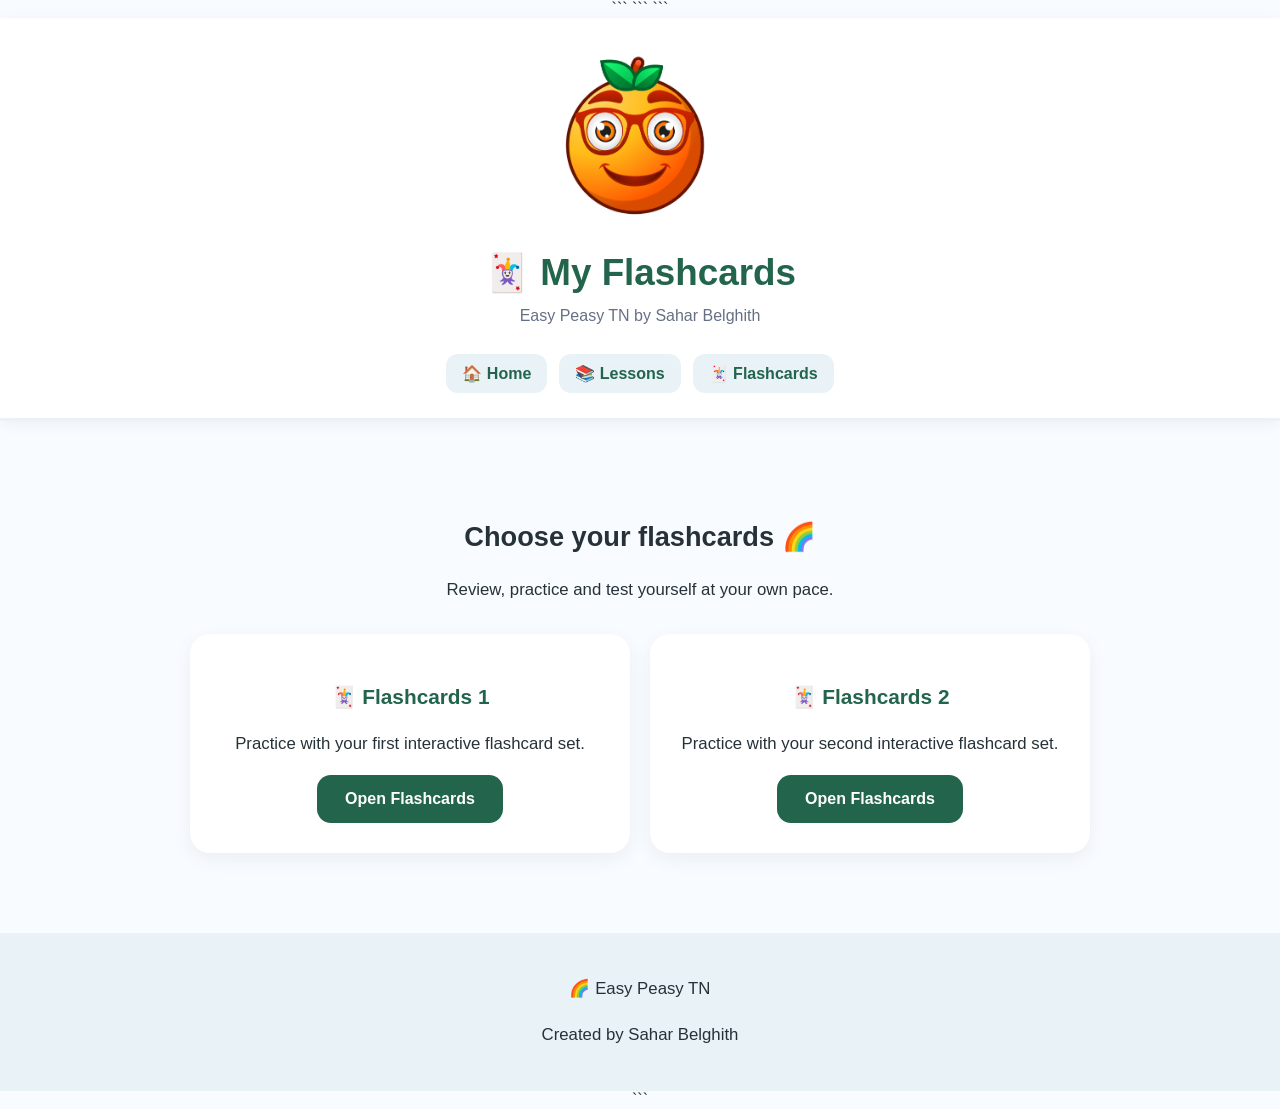
<file: flashcards.html>
<!DOCTYPE html>

<html lang="en">

<head>
    <meta charset="UTF-8">
    <meta name="viewport" content="width=device-width, initial-scale=1.0">

```
<title>Flashcards | Easy Peasy TN</title>

<link rel="stylesheet" href="css/style.css">
```

</head>

<body>

```
<header>

    <a href="index.html">
        <img
            src="easy peasy logo.png"
            alt="Easy Peasy TN Logo"
            width="180"
        >
    </a>

    <h1>🃏 My Flashcards</h1>

    <p>Easy Peasy TN by Sahar Belghith</p>
    <nav>
    <a href="./index.html">🏠 Home</a>    
    <a href="lessons.html">📚 Lessons</a>
    <a href="flashcards.html">🃏 Flashcards</a>
</nav>

</header>


<main>

    <h2>Choose your flashcards 🌈</h2>

    <p>
        Review, practice and test yourself at your own pace.
    </p>


    <div class="cards">

        <div class="card">

            <h3>🃏 Flashcards 1</h3>

            <p>
                Practice with your first interactive flashcard set.
            </p>

            <a href="flashcards/flashcards-1.html" class="main-button">
                Open Flashcards
            </a>

        </div>


        <div class="card">

            <h3>🃏 Flashcards 2</h3>

            <p>
                Practice with your second interactive flashcard set.
            </p>

            <a href="flashcards/flashcards-2.html" class="main-button">
                Open Flashcards
            </a>

        </div>

    </div>

</main>


<footer>

    <p>🌈 Easy Peasy TN</p>

    <p>Created by Sahar Belghith</p>

</footer>
```

</body>

</html>
</file>
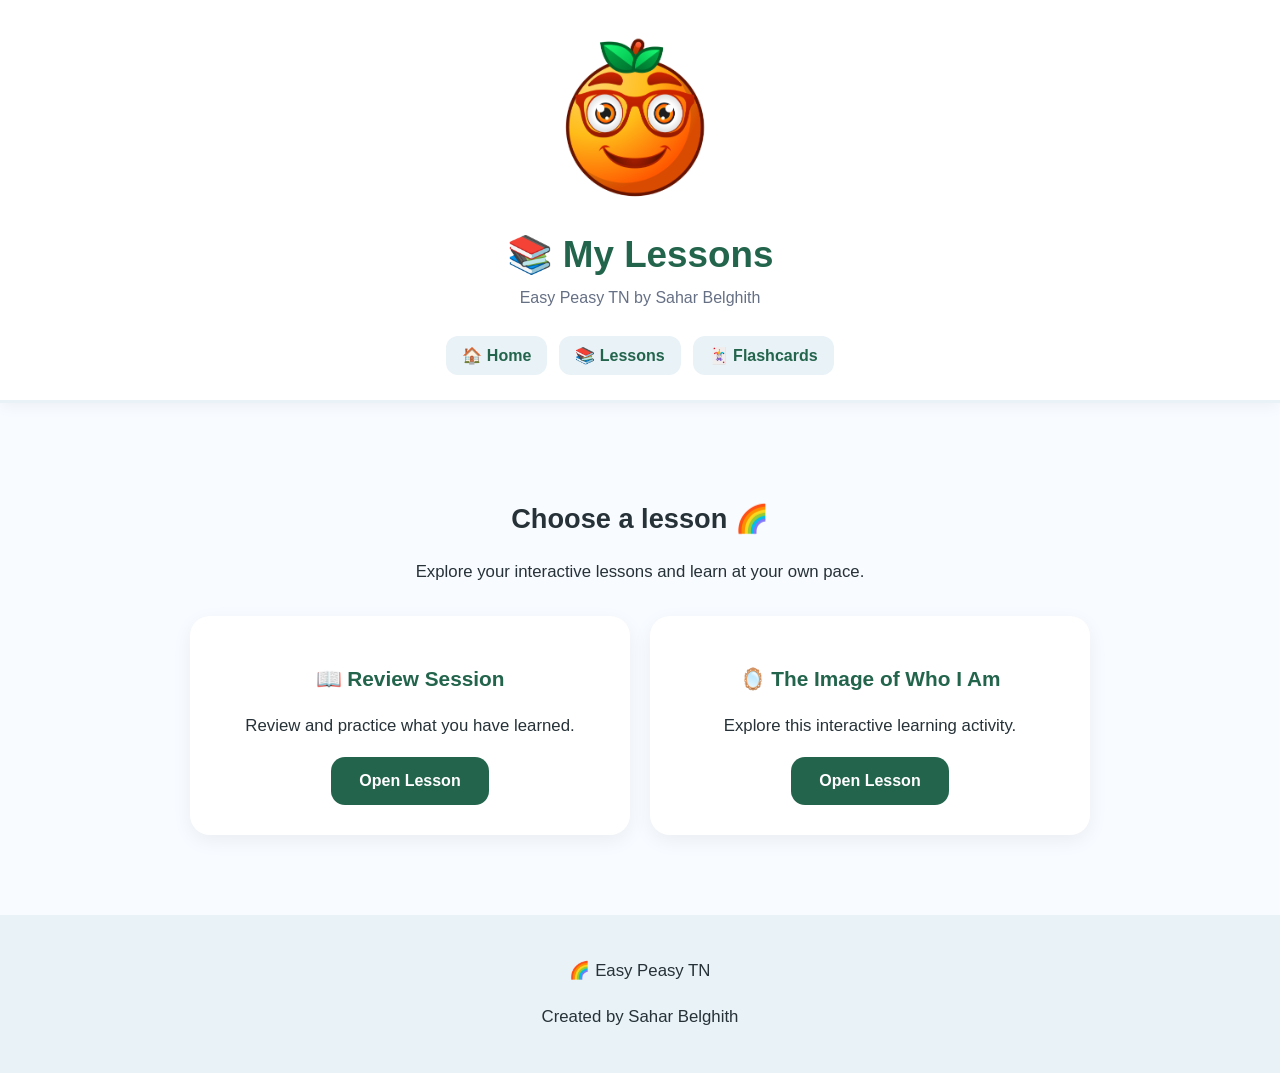
<file: lessons.html>
<!DOCTYPE html>
<html lang="en">
<head>
    <meta charset="UTF-8">
    <meta name="viewport" content="width=device-width, initial-scale=1.0">

    <title>Lessons | Easy Peasy TN</title>

    <link rel="stylesheet" href="css/style.css">
</head>

<body>

    <header>

        <a href="index.html">
            <img
                src="easy peasy logo.png"
                alt="Easy Peasy TN Logo"
                width="180"
            >
        </a>

        <h1>📚 My Lessons</h1>

        <p>Easy Peasy TN by Sahar Belghith</p>
        <nav>
    <a href="index.html">🏠 Home</a>
    <a href="lessons.html">📚 Lessons</a>
    <a href="flashcards.html">🃏 Flashcards</a>
</nav>
        

    </header>

    <main>

        <h2>Choose a lesson 🌈</h2>

        <p>
            Explore your interactive lessons and learn at your own pace.
        </p>

        <div class="cards">

            <div class="card">
                <h3>📖 Review Session</h3>
                <p>Review and practice what you have learned.</p>

                <a href="lessons/review-session.html" class="main-button">
                    Open Lesson
                </a>
            </div>

            <div class="card">
                <h3>🪞 The Image of Who I Am</h3>
                <p>Explore this interactive learning activity.</p>

                <a href="lessons/image-of-who-i-am.html" class="main-button">
                    Open Lesson
                </a>
            </div>

        </div>

    </main>

    <footer>
        <p>🌈 Easy Peasy TN</p>
        <p>Created by Sahar Belghith</p>
    </footer>

</body>
</html>
</file>
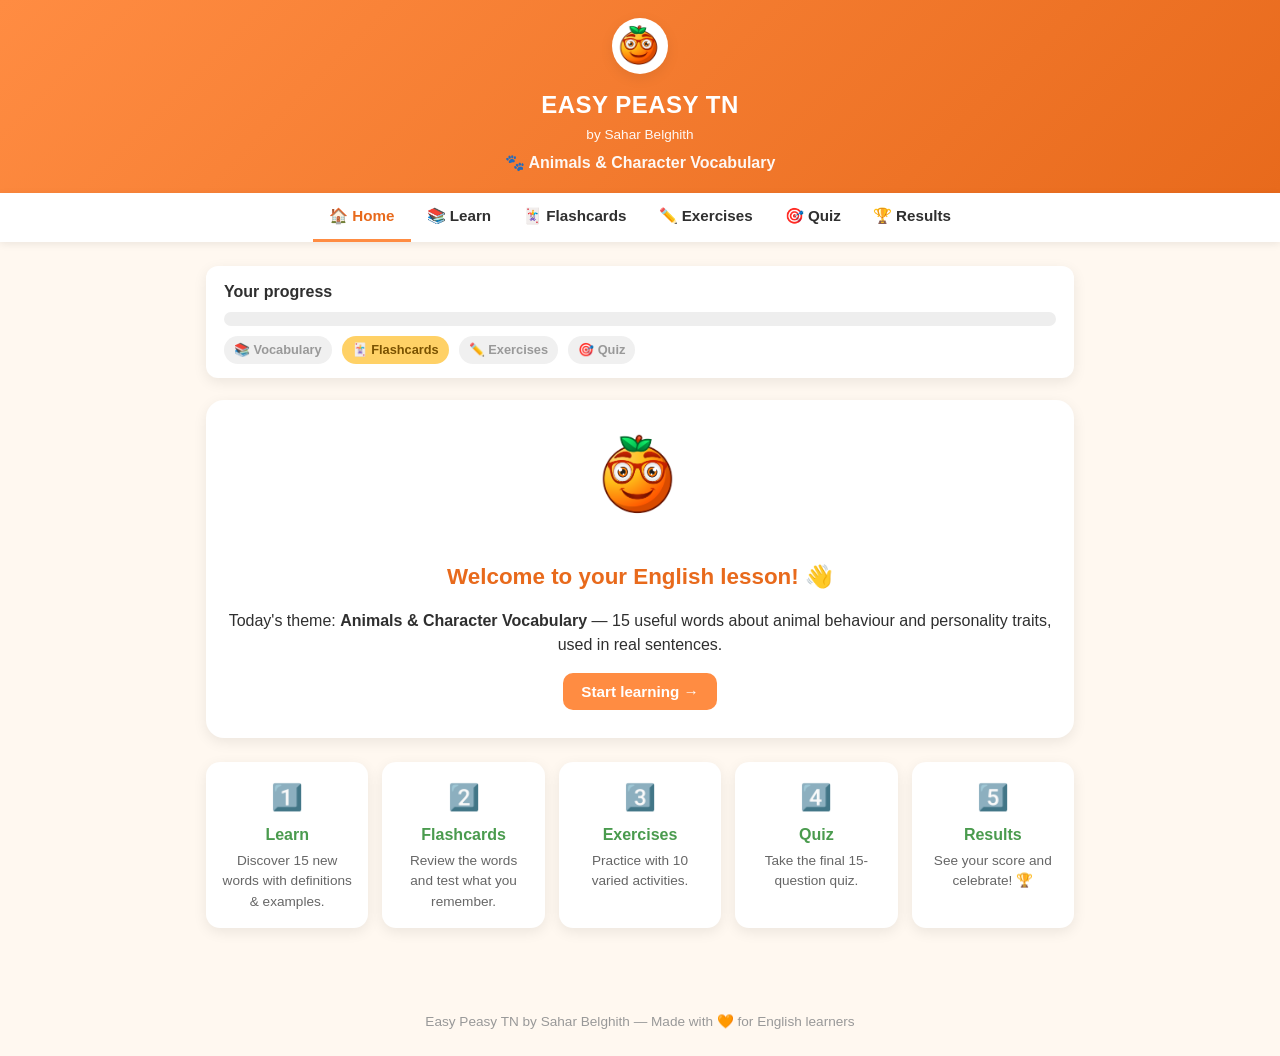
<file: flashcards/flashcards-1.html>
<!DOCTYPE html>
<html lang="en">
<head>
<meta charset="UTF-8">
<meta name="viewport" content="width=device-width, initial-scale=1.0">
<title>Animals & Character Vocabulary — Easy Peasy</title>
<style>
  :root{
    --orange:#FF8C42;
    --orange-dark:#E86A1C;
    --green:#4A9B4E;
    --yellow:#FFD166;
    --dark:#2F2F2F;
    --bg:#FFF8F0;
    --card:#ffffff;
    --red:#E85D4C;
    --shadow: 0 4px 14px rgba(0,0,0,0.08);
  }
  *{box-sizing:border-box;}
  body{
    margin:0; font-family:'Trebuchet MS','Segoe UI',sans-serif;
    background:var(--bg); color:var(--dark); line-height:1.5;
  }
  header.top{
    background:linear-gradient(135deg,var(--orange),var(--orange-dark));
    color:white; padding:18px 20px; text-align:center;
  }
  header.top img{width:56px;height:56px;border-radius:50%;background:white;padding:4px;box-shadow:var(--shadow); margin-bottom:6px;}
  header.top h1{margin:0;font-size:1.5em; letter-spacing:0.5px;}
  header.top .brand{font-size:0.85em; opacity:0.95; margin-top:2px;}
  header.top .lesson-title{font-size:1em; opacity:0.95; margin-top:6px; font-weight:bold;}

  nav.mainnav{
    display:flex; flex-wrap:wrap; justify-content:center; background:white;
    box-shadow:0 2px 8px rgba(0,0,0,0.08); position:sticky; top:0; z-index:20;
  }
  nav.mainnav button{
    background:none;border:none;padding:14px 16px;font-size:0.95em;cursor:pointer;
    font-weight:bold;color:var(--dark);border-bottom:3px solid transparent; white-space:nowrap;
  }
  nav.mainnav button.active{color:var(--orange-dark);border-bottom:3px solid var(--orange);}
  nav.mainnav button:hover{background:#fff3e8;}

  main{max-width:900px;margin:0 auto;padding:24px 16px 60px;}
  section.view{display:none;}
  section.view.active{display:block; animation:fadein .3s ease;}
  @keyframes fadein{from{opacity:0;transform:translateY(6px);} to{opacity:1;transform:translateY(0);}}

  h2.section-title{color:var(--orange-dark); font-size:1.4em; margin-bottom:4px;}
  p.section-sub{color:#666; margin-top:0; margin-bottom:18px;}

  .progress-wrap{background:#fff;border-radius:12px;padding:14px 18px;box-shadow:var(--shadow);margin-bottom:22px;}
  .progress-bar-bg{background:#eee;border-radius:20px;height:14px;overflow:hidden;margin-top:8px;}
  .progress-bar-fill{background:linear-gradient(90deg,var(--orange),var(--yellow));height:100%;border-radius:20px;transition:width .5s ease;}
  .badges{display:flex;gap:10px;margin-top:10px;flex-wrap:wrap;}
  .badge{font-size:0.8em;padding:4px 10px;border-radius:20px;background:#f0f0f0;color:#999;font-weight:bold;}
  .badge.earned{background:var(--yellow);color:#7a5200;}

  .btn{
    background:var(--orange);color:white;border:none;border-radius:10px;
    padding:10px 18px;font-size:0.95em;font-weight:bold;cursor:pointer; transition:transform .15s ease, background .2s;
  }
  .btn:hover{background:var(--orange-dark); transform:translateY(-2px);}
  .btn.secondary{background:white;color:var(--orange-dark);border:2px solid var(--orange);}
  .btn.green{background:var(--green);}
  .btn.green:hover{background:#3d813f;}
  .btn:disabled{opacity:0.5;cursor:not-allowed;transform:none;}

  /* Home */
  .home-hero{background:white;border-radius:18px;padding:28px 22px;box-shadow:var(--shadow);text-align:center;}
  .home-hero img{width:90px;margin-bottom:10px;}
  .home-steps{display:grid;grid-template-columns:repeat(auto-fit,minmax(140px,1fr));gap:14px;margin-top:24px;}
  .home-steps .step{background:white;border-radius:14px;padding:16px;box-shadow:var(--shadow);text-align:center;}
  .home-steps .step .num{font-size:1.6em;}
  .home-steps .step h4{margin:6px 0 4px;color:var(--green);}
  .home-steps .step p{font-size:0.85em;color:#666;margin:0;}

  /* Vocab cards */
  .vocab-grid{display:grid;grid-template-columns:repeat(auto-fit,minmax(260px,1fr));gap:16px;}
  .vcard{background:var(--card);border-radius:16px;box-shadow:var(--shadow);padding:18px;position:relative;overflow:hidden;}
  .vcard .emoji{font-size:1.8em;}
  .vcard h3{color:var(--orange-dark);margin:6px 0 2px;}
  .speak-btn{
    background:var(--yellow);border:none;border-radius:50%;width:30px;height:30px;
    font-size:0.9em;cursor:pointer;vertical-align:middle;box-shadow:0 2px 6px rgba(0,0,0,0.12);
    transition:transform .15s;
  }
  .speak-btn:hover{transform:scale(1.12);}
  .speak-btn.light{background:rgba(255,255,255,0.85);}
  .vcard .pos{font-size:0.8em;color:#999;margin-bottom:8px;}
  .vcard .pron{font-size:0.85em;color:var(--green);margin-bottom:6px;}
  .vcard .hidden-part{display:none;margin-top:10px;border-top:1px dashed #eee;padding-top:10px;font-size:0.92em;}
  .vcard .hidden-part.show{display:block;}
  .vcard .tip{background:#fff3e0;border-radius:8px;padding:8px 10px;margin-top:8px;font-size:0.85em;}
  .vcard .note{background:#eef7ee;border-radius:8px;padding:8px 10px;margin-top:6px;font-size:0.85em;}
  .vcard .ar{font-size:1.1em;direction:rtl;color:var(--dark);font-weight:bold;}
  .vcard button.small{margin-top:10px;font-size:0.82em;padding:6px 12px;}

  /* Flashcards */
  .flash-wrap{display:flex;flex-direction:column;align-items:center;}
  .flashcard{
    width:100%;max-width:420px;height:260px;perspective:1000px;margin:10px 0 18px;
  }
  .flashcard-inner{
    position:relative;width:100%;height:100%;transition:transform .5s;transform-style:preserve-3d;
    cursor:pointer;
  }
  .flashcard.flipped .flashcard-inner{transform:rotateY(180deg);}
  .flashcard-face{
    position:absolute;width:100%;height:100%;border-radius:18px;backface-visibility:hidden;
    display:flex;flex-direction:column;align-items:center;justify-content:center;padding:20px;text-align:center;
    box-shadow:var(--shadow);
  }
  .flashcard-front{background:linear-gradient(135deg,var(--orange),var(--yellow));color:white;}
  .flashcard-front .emoji{font-size:2.4em;}
  .flashcard-front h3{font-size:1.6em;margin:8px 0 0;}
  .flashcard-front .hint{font-size:0.8em;opacity:0.9;margin-top:10px;}
  .flashcard-back{background:white;transform:rotateY(180deg);}
  .flashcard-back .ar{font-size:1.2em;direction:rtl;color:var(--green);font-weight:bold;margin:6px 0;}
  .flashcard-back .ex{font-size:0.88em;color:#555;font-style:italic;margin-top:6px;}
  .flash-controls{display:flex;gap:10px;flex-wrap:wrap;justify-content:center;}
  .flash-progress{font-size:0.9em;color:#777;margin-bottom:6px;}
  .flash-result{background:white;border-radius:16px;padding:24px;box-shadow:var(--shadow);text-align:center;}

  /* Exercises */
  .ex-card{background:white;border-radius:16px;box-shadow:var(--shadow);padding:20px;margin-bottom:18px;}
  .ex-label{display:inline-block;background:var(--green);color:white;font-size:0.75em;padding:3px 10px;border-radius:20px;margin-bottom:8px;font-weight:bold;}
  .ex-instructions{color:#777;font-size:0.88em;margin-bottom:10px;}
  .ex-question{font-size:1.05em;font-weight:bold;margin-bottom:14px;}
  .options{display:flex;flex-direction:column;gap:8px;}
  .opt-btn{
    text-align:left;background:#fff;border:2px solid #eee;border-radius:10px;padding:10px 14px;
    cursor:pointer;font-size:0.95em;transition:all .15s;
  }
  .opt-btn:hover{border-color:var(--orange);}
  .opt-btn.correct{background:#e6f7e6;border-color:var(--green);}
  .opt-btn.incorrect{background:#fde8e6;border-color:var(--red);}
  .opt-btn:disabled{cursor:default;}
  .text-input-row{display:flex;gap:10px;flex-wrap:wrap;}
  .text-input-row input{flex:1;min-width:160px;padding:10px 12px;border-radius:10px;border:2px solid #eee;font-size:0.95em;}
  .feedback{margin-top:10px;padding:10px 14px;border-radius:10px;font-size:0.9em;}
  .feedback.correct{background:#e6f7e6;color:#2f6e32;}
  .feedback.incorrect{background:#fde8e6;color:#a3352a;}
  .match-grid{display:grid;grid-template-columns:1fr 1fr;gap:20px;margin-top:6px;}
  .match-col .match-item{
    background:#fff;border:2px solid #eee;border-radius:10px;padding:10px 12px;margin-bottom:8px;
    cursor:pointer;font-size:0.9em; transition:all .15s;
  }
  .match-item.selected{border-color:var(--orange);background:#fff3e8;}
  .match-item.matched{border-color:var(--green);background:#e6f7e6;cursor:default;opacity:0.85;}
  .mini-q{margin-bottom:16px;padding-bottom:14px;border-bottom:1px dashed #eee;}
  .mini-q:last-child{border-bottom:none;}

  /* Quiz & results */
  .quiz-progress{font-size:0.9em;color:#777;margin-bottom:10px;}
  .result-box{background:white;border-radius:18px;padding:26px;box-shadow:var(--shadow);text-align:center;}
  .result-box .big-score{font-size:2.4em;color:var(--orange-dark);font-weight:bold;margin:10px 0;}
  .result-grid{display:grid;grid-template-columns:repeat(auto-fit,minmax(150px,1fr));gap:14px;margin:20px 0;}
  .result-grid .rbox{background:#fff8f0;border-radius:12px;padding:14px;}
  .result-grid .rbox .n{font-size:1.5em;font-weight:bold;color:var(--green);}

  footer.foot{text-align:center;padding:24px;color:#999;font-size:0.85em;}

  @media(max-width:600px){
    .match-grid{grid-template-columns:1fr;}
    header.top h1{font-size:1.2em;}
    nav.mainnav button{padding:12px 10px;font-size:0.85em;}
  }
</style>
</head>

<body>

<header class="top">
  <img id="logo-img" src="" alt="Easy Peasy logo">
  <h1>EASY PEASY TN</h1>
  <div class="brand">by Sahar Belghith</div>
  <div class="lesson-title">🐾 Animals &amp; Character Vocabulary</div>
</header>

<nav class="mainnav" id="mainnav">
  <button data-view="home" class="active">🏠 Home</button>
  <button data-view="learn">📚 Learn</button>
  <button data-view="flash">🃏 Flashcards</button>
  <button data-view="exercises">✏️ Exercises</button>
  <button data-view="quiz">🎯 Quiz</button>
  <button data-view="results">🏆 Results</button>
</nav>

<main>

  <div class="progress-wrap">
    <strong>Your progress</strong>
    <div class="progress-bar-bg"><div class="progress-bar-fill" id="progress-fill" style="width:0%"></div></div>
    <div class="badges" id="badges">
      <span class="badge" data-badge="vocab">📚 Vocabulary</span>
      <span class="badge" data-badge="flash">🃏 Flashcards</span>
      <span class="badge" data-badge="exercises">✏️ Exercises</span>
      <span class="badge" data-badge="quiz">🎯 Quiz</span>
    </div>
  </div>

  <!-- HOME -->
  <section class="view active" id="view-home">
    <div class="home-hero">
      <img src="" id="logo-img-home" alt="Easy Peasy">
      <h2 class="section-title">Welcome to your English lesson! 👋</h2>
      <p>Today's theme: <strong>Animals &amp; Character Vocabulary</strong> — 15 useful words about animal behaviour and personality traits, used in real sentences.</p>
      <button class="btn" onclick="goTo('learn')">Start learning →</button>
    </div>
    <div class="home-steps">
      <div class="step"><div class="num">1️⃣</div><h4>Learn</h4><p>Discover 15 new words with definitions &amp; examples.</p></div>
      <div class="step"><div class="num">2️⃣</div><h4>Flashcards</h4><p>Review the words and test what you remember.</p></div>
      <div class="step"><div class="num">3️⃣</div><h4>Exercises</h4><p>Practice with 10 varied activities.</p></div>
      <div class="step"><div class="num">4️⃣</div><h4>Quiz</h4><p>Take the final 15-question quiz.</p></div>
      <div class="step"><div class="num">5️⃣</div><h4>Results</h4><p>See your score and celebrate! 🏆</p></div>
    </div>
  </section>

  <!-- LEARN -->
  <section class="view" id="view-learn">
    <h2 class="section-title">📚 My Vocabulary</h2>
    <p class="section-sub">Click "Show meaning" and "Show example" on each card. Try to guess before you click!</p>
    <div class="vocab-grid" id="vocab-grid"></div>
  </section>

  <!-- FLASHCARDS -->
  <section class="view" id="view-flash">
    <h2 class="section-title">🃏 Flashcards</h2>
    <p class="section-sub">Click the card to flip it. Be honest with yourself!</p>
    <div class="flash-wrap" id="flash-wrap"></div>
  </section>

  <!-- EXERCISES -->
  <section class="view" id="view-exercises">
    <h2 class="section-title">✏️ Exercises</h2>
    <p class="section-sub">10 exercises, 10 different ways to practice. <span id="ex-count"></span></p>
    <div id="exercises-container"></div>
  </section>

  <!-- QUIZ -->
  <section class="view" id="view-quiz">
    <h2 class="section-title">🎯 Final Quiz</h2>
    <p class="section-sub">15 questions to test everything you've learned.</p>
    <div id="quiz-container"></div>
  </section>

  <!-- RESULTS -->
  <section class="view" id="view-results">
    <h2 class="section-title">🏆 Your Result</h2>
    <div class="result-box" id="results-box">
      <p>Complete the flashcards, exercises and quiz to see your full results here!</p>
    </div>
    <div style="text-align:center;margin-top:20px;">
      <button class="btn secondary" onclick="restartLesson()">🔄 Restart lesson</button>
    </div>
  </section>

</main>

<footer class="foot">Easy Peasy TN by Sahar Belghith — Made with 🧡 for English learners</footer>

<script>

const LOGO_SRC = "[data-uri]";
const VOCAB = [{"word": "Snarl", "pos": "v", "def": "to make an angry growling sound", "ex": "The dog snarled at the stranger before he could move.", "ar": "يُزَمْجِر / يَهُرّ", "pron": "/snɑːrl/", "emoji": "🐺", "tip": "Think of an angry dog showing its teeth — that sound is a snarl.", "note": "Often used with 'at': snarl AT someone/something."}, {"word": "Bark", "pos": "v", "def": "to make the loud, short noise a dog makes", "ex": "The dog barked all night and kept the neighbours awake.", "ar": "يَنْبَح", "pron": "/bɑːrk/", "emoji": "🐕", "tip": "'Bark' is also a noun: \"I heard a loud bark.\"", "note": "Don't confuse with 'bark' the noun meaning tree skin!"}, {"word": "Wag", "pos": "v", "def": "to move quickly from side to side, again and again", "ex": "The puppy wagged its tail happily when I came home.", "ar": "يُهَزّ (الذيل)", "pron": "/wæg/", "emoji": "🐶", "tip": "A wagging tail usually means a happy dog!", "note": "Almost always used with 'tail': wag one's tail."}, {"word": "Decrease", "pos": "v / n", "def": "to become smaller in amount, or a reduction", "ex": "Pollution levels decreased after the new law.", "ar": "يَقِلّ / انخفاض", "pron": "/dɪˈkriːs/ (v) · /ˈdiːkriːs/ (n)", "emoji": "📉", "tip": "Opposite of Increase — remember them as a pair.", "note": "As a verb, stress is on the 2nd part; as a noun, on the 1st."}, {"word": "Increase", "pos": "v / n", "def": "to become bigger in amount, or a rise", "ex": "There was a sudden increase in the price of milk.", "ar": "يَزيد / ارتفاع", "pron": "/ɪnˈkriːs/ (v) · /ˈɪnkriːs/ (n)", "emoji": "📈", "tip": "Pair it with Decrease when you study — opposites stick better together.", "note": "Same stress-shift pattern as 'decrease'."}, {"word": "Benefits", "pos": "n (plural)", "def": "advantages or good results you get from something", "ex": "Owning a pet has many benefits, like less stress.", "ar": "فوائد", "pron": "/ˈben.ɪ.fɪts/", "emoji": "🎁", "tip": "Synonyms: advantages, perks, gains.", "note": "Usually used in plural: 'the benefits of...'."}, {"word": "Faithful", "pos": "adj", "def": "loyal and devoted; someone who stays true to you", "ex": "Dogs are known for being faithful companions.", "ar": "مُخْلِص / وَفِيّ", "pron": "/ˈfeɪθ.fəl/", "emoji": "🤝", "tip": "Comes from 'faith' — someone you can put your faith/trust in.", "note": "Opposite idea: to betray someone (see below)."}, {"word": "Betray", "pos": "v", "def": "to be disloyal to someone, or to break their trust", "ex": "He betrayed his best friend by telling her secret.", "ar": "يَخُون", "pron": "/bɪˈtreɪ/", "emoji": "💔", "tip": "The opposite of being faithful is to betray.", "note": "Past form: betrayed. Past participle: betrayed."}, {"word": "Betrayed", "pos": "adj / v (past)", "def": "the feeling when someone breaks your trust, or the past form of 'betray'", "ex": "She felt betrayed when she found out the truth.", "ar": "تَمَّت خِيانَته / مَخْذول", "pron": "/bɪˈtreɪd/", "emoji": "😔", "tip": "'Feel betrayed' is a very common expression.", "note": "Related word to 'Betray' — same family, different form."}, {"word": "Dangerous", "pos": "adj", "def": "risky or unsafe; able to cause harm", "ex": "Wild animals can be dangerous if you get too close.", "ar": "خَطير", "pron": "/ˈdeɪn.dʒər.əs/", "emoji": "⚠️", "tip": "Synonyms: risky, unsafe, hazardous.", "note": "Noun form: danger. 'It's dangerous' / 'It's in danger'."}, {"word": "Intelligent", "pos": "adj", "def": "smart; good at learning, understanding, and thinking", "ex": "Dolphins are considered highly intelligent animals.", "ar": "ذَكِيّ", "pron": "/ɪnˈtel.ɪ.dʒənt/", "emoji": "🧠", "tip": "Synonyms: smart, clever, sharp.", "note": "Noun form: intelligence."}, {"word": "Intuitive", "pos": "adj", "def": "understanding something naturally, without needing to think hard", "ex": "She has an intuitive sense of when something is wrong.", "ar": "حَدْسِيّ", "pron": "/ɪnˈtuː.ɪ.tɪv/", "emoji": "✨", "tip": "An intuitive person 'just knows' — no proof needed.", "note": "Comes from the noun 'intuition' (see next card)."}, {"word": "Intuition", "pos": "n", "def": "a feeling of knowing something without needing to think it through", "ex": "Trust your intuition — it's usually right.", "ar": "حَدْس", "pron": "/ˌɪn.tuˈɪʃ.ən/", "emoji": "💭", "tip": "\"Gut feeling\" is another way to say intuition.", "note": "Adjective form: intuitive."}, {"word": "Courageous", "pos": "adj", "def": "brave; not afraid to do difficult or dangerous things", "ex": "The firefighter was courageous when she ran into the burning house.", "ar": "شُجاع", "pron": "/kəˈreɪ.dʒəs/", "emoji": "🦁", "tip": "Synonyms: brave, fearless, bold.", "note": "Noun form: courage."}, {"word": "Friendly", "pos": "adj", "def": "kind, warm, and pleasant towards other people", "ex": "The dog was very friendly to all the visitors.", "ar": "وَدود", "pron": "/ˈfrend.li/", "emoji": "😊", "tip": "Add '-ly' to 'friend' — a friendly person acts like a friend.", "note": "Opposite: unfriendly."}];
const EXERCISES = [{"id": 1, "label": "Fill in the blank", "instructions": "Choose the word that completes the sentence.", "type": "mcq", "question": "The dog ____ at the stranger before anyone could stop it.", "options": ["Snarled", "Wagged", "Betrayed", "Increased"], "answer": "Snarled", "explain": "'Snarl' means to make an angry growling sound — exactly what a threatened dog does."}, {"id": 2, "label": "Choose the correct word", "instructions": "Pick the word with the right meaning.", "type": "mcq", "question": "Which word means 'the loud, short noise a dog makes'?", "options": ["Bark", "Snarl", "Wag", "Betray"], "answer": "Bark", "explain": "'Bark' is the short, loud sound. 'Snarl' is more of an angry growl."}, {"id": 3, "label": "Complete the sentence", "instructions": "Choose the best word to finish the sentence.", "type": "mcq", "question": "Something felt wrong, so she decided to trust her ____.", "options": ["intuition", "benefits", "decrease", "bark"], "answer": "intuition", "explain": "'Intuition' is that feeling of knowing something without needing proof."}, {"id": 4, "label": "Matching", "instructions": "Click a word, then click its matching definition.", "type": "match", "data": {"pairs": [["Snarl", "to make an angry growling sound"], ["Bark", "the loud, short noise a dog makes"], ["Wag", "to move quickly from side to side"], ["Dangerous", "risky or unsafe"], ["Courageous", "brave, not afraid of danger"]]}, "explain": "Great! Each word now has its meaning attached — that's how you build real vocabulary."}, {"id": 5, "label": "Matching English ↔ Arabic", "instructions": "Click a word, then click its Arabic translation.", "type": "match", "data": {"pairs": [["Faithful", "مُخْلِص"], ["Betray", "يَخُون"], ["Intelligent", "ذَكِيّ"], ["Friendly", "وَدود"], ["Benefits", "فوائد"]]}, "explain": "Perfectly matched — connecting both languages helps the word stick in memory."}, {"id": 6, "label": "Synonyms", "instructions": "Choose the word closest in meaning.", "type": "mcq", "question": "Which word is a synonym of 'Courageous'?", "options": ["Brave", "Dangerous", "Faithful", "Friendly"], "answer": "Brave", "explain": "'Courageous' and 'brave' both describe someone who isn't afraid of danger."}, {"id": 7, "label": "Antonyms", "instructions": "Choose the correct opposite.", "type": "mcq", "question": "What is the opposite of 'Increase'?", "options": ["Decrease", "Bark", "Wag", "Betrayed"], "answer": "Decrease", "explain": "'Increase' means to go up; 'decrease' means to go down. They're a perfect opposite pair."}, {"id": 8, "label": "Translation", "instructions": "Type the English word for this Arabic translation.", "type": "text", "question": "Translate to English: مُخْلِص", "answers": ["faithful"], "explain": "'مُخْلِص' means loyal and devoted — in English, that's 'faithful'."}, {"id": 9, "label": "Word Puzzle", "instructions": "Unscramble the letters to find the vocabulary word.", "type": "text", "question": "Unscramble: R I E N D L F Y", "answers": ["friendly"], "explain": "F-R-I-E-N-D-L-Y — friendly, like a good friend!"}, {"id": 10, "label": "Mixed Challenge", "instructions": "A final mix: recognition, meaning, and translation.", "type": "miniquiz", "questions": [{"q": "Which word means 'to be disloyal to someone'?", "options": ["Betray", "Wag", "Increase"], "answer": "Betray"}, {"q": "'حَدْس' means...", "options": ["Intuition", "Benefits", "Danger"], "answer": "Intuition"}, {"q": "Complete: 'Dolphins are highly ____ animals.'", "options": ["intelligent", "dangerous", "faithful"], "answer": "intelligent"}], "explain": "You just combined everything you've learned — recognition, meaning, and translation, all at once!"}];
const QUIZ = [{"type": "mcq", "q": "What does 'Snarl' mean?", "options": ["To make an angry growling sound", "To move the tail", "To feel happy"], "answer": "To make an angry growling sound"}, {"type": "mcq", "q": "'Bark' is the sound made by...", "options": ["a dog", "a cat", "the wind"], "answer": "a dog"}, {"type": "mcq", "q": "A dog that 'wags' its tail is usually...", "options": ["happy or excited", "angry", "asleep"], "answer": "happy or excited"}, {"type": "text", "q": "Fill in the blank: Prices ____ (went up) sharply last year. Use the correct form of 'increase'.", "answers": ["increased"], "hint": "past tense"}, {"type": "mcq", "q": "'Decrease' is the opposite of...", "options": ["Increase", "Betray", "Friendly"], "answer": "Increase"}, {"type": "mcq", "q": "Which sentence uses 'benefits' correctly?", "options": ["Owning a pet has many benefits.", "She is very benefits today.", "He benefits the dog."], "answer": "Owning a pet has many benefits."}, {"type": "mcq", "q": "A 'faithful' friend is someone who is...", "options": ["loyal and devoted", "dangerous", "forgetful"], "answer": "loyal and devoted"}, {"type": "mcq", "q": "To 'betray' someone means to...", "options": ["break their trust", "help them a lot", "wag your tail"], "answer": "break their trust"}, {"type": "text", "q": "Translate to Arabic (write the English meaning only is fine): 'She felt ____ when her friend lied to her.' (use a form of 'betray')", "answers": ["betrayed"], "hint": "past participle"}, {"type": "mcq", "q": "Something 'dangerous' is...", "options": ["risky or unsafe", "very friendly", "boring"], "answer": "risky or unsafe"}, {"type": "mcq", "q": "An 'intelligent' animal is one that is...", "options": ["smart and quick to learn", "loud", "scared easily"], "answer": "smart and quick to learn"}, {"type": "mcq", "q": "'Intuitive' describes someone who...", "options": ["understands things naturally, without thinking hard", "never makes mistakes", "is always late"], "answer": "understands things naturally, without thinking hard"}, {"type": "text", "q": "What is the noun form of 'intuitive'? (a feeling of knowing something)", "answers": ["intuition"]}, {"type": "mcq", "q": "A 'courageous' person is...", "options": ["brave, not afraid of danger", "shy and quiet", "always angry"], "answer": "brave, not afraid of danger"}, {"type": "mcq", "q": "A 'friendly' dog is one that is...", "options": ["kind and warm towards people", "aggressive", "sleeping all day"], "answer": "kind and warm towards people"}];

// ===== STATE =====
const state = {
  flashMastered:0, flashSeen:0,
  exercisesDone:new Set(),
  quizDone:false, quizScore:0,
  matchState:{}
};

// ===== NAVIGATION =====
const navButtons = document.querySelectorAll('#mainnav button');
navButtons.forEach(btn=>{
  btn.addEventListener('click',()=>goTo(btn.dataset.view));
});
function goTo(view){
  document.querySelectorAll('.view').forEach(v=>v.classList.remove('active'));
  document.getElementById('view-'+view).classList.add('active');
  navButtons.forEach(b=>b.classList.toggle('active', b.dataset.view===view));
  window.scrollTo({top:0,behavior:'smooth'});
}

// ===== LOGO (injected at build time) =====
document.getElementById('logo-img').src = LOGO_SRC;
document.getElementById('logo-img-home').src = LOGO_SRC;

// ===== TEXT-TO-SPEECH (PRONUNCIATION) =====
function speak(text){
  if(!('speechSynthesis' in window)){
    alert("Sorry, your browser doesn't support spoken pronunciation. Try Chrome, Edge, or Safari.");
    return;
  }
  window.speechSynthesis.cancel();
  const utter = new SpeechSynthesisUtterance(text);
  utter.lang = 'en-US';
  utter.rate = 0.85;
  window.speechSynthesis.speak(utter);
}

// ===== VOCAB LEARN SECTION =====
function renderVocab(){
  const grid = document.getElementById('vocab-grid');
  grid.innerHTML = VOCAB.map((v,i)=>`
    <div class="vcard" id="vcard-${i}">
      <div class="emoji">${v.emoji}</div>
      <h3>${v.word} <button class="speak-btn" title="Listen" onclick="speak('${escapeAttr(v.word)}')">🔊</button></h3>
      <div class="pos">${v.pos}</div>
      <div class="pron">${v.pron}</div>
      <button class="btn small secondary" onclick="toggleVocab(${i},'def')">Show meaning</button>
      <button class="btn small secondary" onclick="toggleVocab(${i},'ex')">Show example</button>
      <div class="hidden-part" id="vcard-def-${i}"><strong>Meaning:</strong> ${v.def}<br><span class="ar">${v.ar}</span></div>
      <div class="hidden-part" id="vcard-ex-${i}">
        <strong>Example:</strong> <em>${v.ex}</em> <button class="speak-btn" title="Listen to example" onclick="speak('${escapeAttr(v.ex)}')">🔊</button>
        <div class="tip">💡 <strong>Remember!</strong> ${v.tip}</div>
        <div class="note">📌 ${v.note}</div>
      </div>
    </div>
  `).join('');
}
function toggleVocab(i,part){
  const el = document.getElementById('vcard-'+part+'-'+i);
  el.classList.toggle('show');
  markVocabProgress();
}
let vocabTouched = new Set();
function markVocabProgress(){
  vocabTouched.add(true);
  updateProgress();
}

// ===== FLASHCARDS =====
let flashOrder = [];
let flashIndex = 0;
let flashResults = {}; // word -> 'know'/'practice'
function shuffle(arr){
  const a = arr.slice();
  for(let i=a.length-1;i>0;i--){
    const j = Math.floor(Math.random()*(i+1));
    [a[i],a[j]]=[a[j],a[i]];
  }
  return a;
}
function startFlashcards(){
  flashOrder = shuffle(VOCAB.map((v,i)=>i));
  flashIndex = 0;
  flashResults = {};
  renderFlashcard();
}
function renderFlashcard(){
  const wrap = document.getElementById('flash-wrap');
  if(flashIndex >= flashOrder.length){
    renderFlashResult();
    return;
  }
  const v = VOCAB[flashOrder[flashIndex]];
  wrap.innerHTML = `
    <div class="flash-progress">Card ${flashIndex+1} of ${flashOrder.length}</div>
    <div class="flashcard" id="the-flashcard">
      <div class="flashcard-inner">
        <div class="flashcard-face flashcard-front">
          <div class="emoji">${v.emoji}</div>
          <h3>${v.word} <button class="speak-btn light" title="Listen" onclick="event.stopPropagation(); speak('${escapeAttr(v.word)}')">🔊</button></h3>
          <div class="hint">${v.pos} · ${v.pron}</div>
          <div class="hint">(tap card to flip)</div>
        </div>
        <div class="flashcard-face flashcard-back">
          <p><strong>${v.def}</strong></p>
          <div class="ar">${v.ar}</div>
          <div class="ex">"${v.ex}"</div>
        </div>
      </div>
    </div>
    <div class="flash-controls">
      <button class="btn secondary" onclick="markFlash('practice')">🔁 Need more practice</button>
      <button class="btn green" onclick="markFlash('know')">✅ I know it</button>
    </div>
  `;
  document.getElementById('the-flashcard').addEventListener('click',function(){
    this.classList.toggle('flipped');
  });
}
function markFlash(result){
  const v = VOCAB[flashOrder[flashIndex]];
  flashResults[v.word] = result;
  flashIndex++;
  renderFlashcard();
}
function renderFlashResult(){
  const wrap = document.getElementById('flash-wrap');
  const known = Object.values(flashResults).filter(r=>r==='know').length;
  const total = flashOrder.length;
  state.flashMastered = known;
  state.flashDone = true;
  wrap.innerHTML = `
    <div class="flash-result">
      <h3>⭐ Vocabulary mastered: ${known}/${total}</h3>
      <p>${known===total ? "Amazing, you know them all! 🌟" : "Nice work — review the ones you marked, then move on!"}</p>
      <button class="btn" onclick="startFlashcards()">🔄 Shuffle again</button>
      <button class="btn secondary" onclick="goTo('exercises')">Go to Exercises →</button>
    </div>
  `;
  updateProgress();
}

// ===== EXERCISES =====
function renderExercises(){
  const container = document.getElementById('exercises-container');
  container.innerHTML = EXERCISES.map(ex=>renderExercise(ex)).join('');
  document.getElementById('ex-count').textContent = `(${state.exercisesDone.size}/${EXERCISES.length} completed)`;
}
function renderExercise(ex){
  let inner = '';
  if(ex.type==='mcq'){
    inner = `
      <div class="ex-question">${ex.question}</div>
      <div class="options">
        ${ex.options.map(opt=>`<button class="opt-btn" onclick="checkMCQ(${ex.id}, this, '${escapeAttr(opt)}', '${escapeAttr(ex.answer)}')">${opt}</button>`).join('')}
      </div>
      <div class="feedback" id="feedback-${ex.id}" style="display:none;"></div>
    `;
  } else if(ex.type==='text'){
    inner = `
      <div class="ex-question">${ex.question}</div>
      <div class="text-input-row">
        <input type="text" id="input-${ex.id}" placeholder="Type your answer...">
        <button class="btn" onclick="checkText(${ex.id})">Check</button>
      </div>
      <div class="feedback" id="feedback-${ex.id}" style="display:none;"></div>
    `;
  } else if(ex.type==='match'){
    const words = ex.data.pairs.map(p=>p[0]);
    const defsShuffled = shuffle(ex.data.pairs.map(p=>p[1]));
    inner = `
      <div class="match-grid">
        <div class="match-col">
          ${words.map(w=>`<div class="match-item" data-side="a" data-value="${escapeAttr(w)}" onclick="matchClick(${ex.id},this,'a')">${w}</div>`).join('')}
        </div>
        <div class="match-col">
          ${defsShuffled.map(d=>`<div class="match-item" data-side="b" data-value="${escapeAttr(d)}" onclick="matchClick(${ex.id},this,'b')">${d}</div>`).join('')}
        </div>
      </div>
      <div class="feedback" id="feedback-${ex.id}" style="display:none;"></div>
    `;
  } else if(ex.type==='miniquiz'){
    inner = ex.questions.map((q,qi)=>`
      <div class="mini-q">
        <div class="ex-question">${q.q}</div>
        <div class="options">
          ${q.options.map(opt=>`<button class="opt-btn" onclick="checkMini(${ex.id},${qi},this,'${escapeAttr(opt)}','${escapeAttr(q.answer)}')">${opt}</button>`).join('')}
        </div>
      </div>
    `).join('') + `<div class="feedback" id="feedback-${ex.id}" style="display:none;"></div>`;
  }
  return `
    <div class="ex-card" id="ex-card-${ex.id}">
      <span class="ex-label">Exercise ${ex.id} · ${ex.label}</span>
      <div class="ex-instructions">${ex.instructions}</div>
      ${inner}
    </div>
  `;
}
function escapeAttr(s){ return String(s).replace(/'/g,"&#39;").replace(/"/g,"&quot;"); }

function checkMCQ(exId, btn, chosen, correct){
  const card = document.getElementById('ex-card-'+exId);
  const buttons = card.querySelectorAll('.opt-btn');
  buttons.forEach(b=>b.disabled=true);
  const isCorrect = chosen === correct;
  btn.classList.add(isCorrect?'correct':'incorrect');
  if(!isCorrect){
    buttons.forEach(b=>{ if(b.textContent===correct) b.classList.add('correct'); });
  }
  showFeedback(exId, isCorrect, EXERCISES.find(e=>e.id===exId).explain);
  if(isCorrect) markExerciseDone(exId);
}
function checkText(exId){
  const ex = EXERCISES.find(e=>e.id===exId);
  const val = document.getElementById('input-'+exId).value.trim().toLowerCase();
  const isCorrect = ex.answers.some(a=>a.toLowerCase()===val);
  showFeedback(exId, isCorrect, ex.explain + (isCorrect?'':' Correct answer: '+ex.answers[0]));
  if(isCorrect){
    markExerciseDone(exId);
    document.getElementById('input-'+exId).disabled = true;
  }
}
function matchClick(exId, el, side){
  if(el.classList.contains('matched')) return;
  if(!state.matchState[exId]) state.matchState[exId] = {a:null,b:null,matchedCount:0,total:EXERCISES.find(e=>e.id===exId).data.pairs.length};
  const ms = state.matchState[exId];
  const card = document.getElementById('ex-card-'+exId);

  card.querySelectorAll(`.match-item[data-side="${side}"]`).forEach(i=>i.classList.remove('selected'));
  el.classList.add('selected');
  ms[side] = el;

  if(ms.a && ms.b){
    const ex = EXERCISES.find(e=>e.id===exId);
    const valA = ms.a.dataset.value, valB = ms.b.dataset.value;
    const pairMatch = ex.data.pairs.some(p=>p[0]===valA && p[1]===valB);
    if(pairMatch){
      ms.a.classList.remove('selected'); ms.b.classList.remove('selected');
      ms.a.classList.add('matched'); ms.b.classList.add('matched');
      ms.matchedCount++;
      ms.a=null; ms.b=null;
      if(ms.matchedCount === ms.total){
        showFeedback(exId, true, ex.explain);
        markExerciseDone(exId);
      }
    } else {
      ms.a.classList.add('incorrect'); ms.b.classList.add('incorrect');
      setTimeout(()=>{
        if(ms.a){ms.a.classList.remove('selected','incorrect');}
        if(ms.b){ms.b.classList.remove('selected','incorrect');}
        ms.a=null; ms.b=null;
      },700);
    }
  }
}
let miniState = {};
function checkMini(exId, qi, btn, chosen, correct){
  if(!miniState[exId]) miniState[exId] = {};
  const card = document.getElementById('ex-card-'+exId);
  const qBlock = card.querySelectorAll('.mini-q')[qi];
  qBlock.querySelectorAll('.opt-btn').forEach(b=>b.disabled=true);
  const isCorrect = chosen === correct;
  btn.classList.add(isCorrect?'correct':'incorrect');
  if(!isCorrect){
    qBlock.querySelectorAll('.opt-btn').forEach(b=>{ if(b.textContent===correct) b.classList.add('correct'); });
  }
  miniState[exId][qi] = isCorrect;
  const ex = EXERCISES.find(e=>e.id===exId);
  const answered = Object.keys(miniState[exId]).length;
  if(answered === ex.questions.length){
    const correctCount = Object.values(miniState[exId]).filter(Boolean).length;
    showFeedback(exId, correctCount===ex.questions.length, ex.explain + ` Score: ${correctCount}/${ex.questions.length}`);
    markExerciseDone(exId);
  }
}
function showFeedback(exId, isCorrect, text){
  const fb = document.getElementById('feedback-'+exId);
  fb.style.display='block';
  fb.className = 'feedback ' + (isCorrect?'correct':'incorrect');
  fb.innerHTML = (isCorrect? '✅ ':'❌ ') + text;
}
function markExerciseDone(exId){
  state.exercisesDone.add(exId);
  document.getElementById('ex-count').textContent = `(${state.exercisesDone.size}/${EXERCISES.length} completed)`;
  updateProgress();
}

// ===== QUIZ =====
let quizAnswers = {};
function renderQuiz(){
  const container = document.getElementById('quiz-container');
  quizAnswers = {};
  container.innerHTML = QUIZ.map((q,i)=>{
    let inner = '';
    if(q.type==='mcq'){
      inner = `<div class="options">
        ${q.options.map(opt=>`<button class="opt-btn" onclick="checkQuiz(${i},this,'${escapeAttr(opt)}','${escapeAttr(q.answer)}')">${opt}</button>`).join('')}
      </div>`;
    } else {
      inner = `<div class="text-input-row">
        <input type="text" id="quiz-input-${i}" placeholder="Type your answer...">
        <button class="btn" onclick="checkQuizText(${i})">Check</button>
      </div>`;
    }
    return `
      <div class="ex-card" id="quiz-card-${i}">
        <div class="quiz-progress">Question ${i+1} of ${QUIZ.length}</div>
        <div class="ex-question">${q.q}</div>
        ${inner}
        <div class="feedback" id="quiz-feedback-${i}" style="display:none;"></div>
      </div>
    `;
  }).join('') + `<div style="text-align:center;margin-top:10px;"><button class="btn green" id="quiz-finish-btn" onclick="finishQuiz()" disabled>See my final score 🏆</button></div>`;
}
function checkQuiz(i, btn, chosen, correct){
  if(quizAnswers[i]!==undefined) return;
  const card = document.getElementById('quiz-card-'+i);
  card.querySelectorAll('.opt-btn').forEach(b=>b.disabled=true);
  const isCorrect = chosen===correct;
  btn.classList.add(isCorrect?'correct':'incorrect');
  if(!isCorrect){
    card.querySelectorAll('.opt-btn').forEach(b=>{if(b.textContent===correct) b.classList.add('correct');});
  }
  quizAnswers[i] = isCorrect;
  showQuizFeedback(i,isCorrect);
  checkQuizComplete();
}
function checkQuizText(i){
  if(quizAnswers[i]!==undefined) return;
  const q = QUIZ[i];
  const val = document.getElementById('quiz-input-'+i).value.trim().toLowerCase();
  const isCorrect = q.answers.some(a=>a.toLowerCase()===val);
  document.getElementById('quiz-input-'+i).disabled = true;
  quizAnswers[i] = isCorrect;
  showQuizFeedback(i, isCorrect, isCorrect?'':(' Correct answer: '+q.answers[0]));
  checkQuizComplete();
}
function showQuizFeedback(i,isCorrect,extra){
  const fb = document.getElementById('quiz-feedback-'+i);
  fb.style.display='block';
  fb.className='feedback '+(isCorrect?'correct':'incorrect');
  fb.innerHTML = (isCorrect?'✅ Correct!':'❌ Not quite.'+(extra||''));
}
function checkQuizComplete(){
  if(Object.keys(quizAnswers).length === QUIZ.length){
    document.getElementById('quiz-finish-btn').disabled = false;
  }
}
function finishQuiz(){
  const score = Object.values(quizAnswers).filter(Boolean).length;
  state.quizScore = score;
  state.quizDone = true;
  updateProgress();
  showResults();
  goTo('results');
}

// ===== PROGRESS / RESULTS =====
function updateProgress(){
  let pct = 0;
  if(vocabTouched.size>0) pct += 25;
  if(state.flashDone) pct += 25;
  if(state.exercisesDone.size === EXERCISES.length) pct += 25;
  if(state.quizDone) pct += 25;
  document.getElementById('progress-fill').style.width = pct+'%';
  document.querySelectorAll('.badge').forEach(b=>{
    const type = b.dataset.badge;
    let earned = false;
    if(type==='vocab') earned = vocabTouched.size>0;
    if(type==='flash') earned = state.flashDone;
    if(type==='exercises') earned = state.exercisesDone.size===EXERCISES.length;
    if(type==='quiz') earned = state.quizDone;
    b.classList.toggle('earned', earned);
  });
}
function showResults(){
  const box = document.getElementById('results-box');
  const score = state.quizScore;
  let msg = '';
  if(score >= 13) msg = '🌟 Excellent! You really know this vocabulary!';
  else if(score >= 10) msg = '🔥 Great job! Just a couple more reviews and you\'ve got it.';
  else if(score >= 6) msg = '💪 Almost there — go back to the flashcards and try again!';
  else msg = '📚 Keep practicing — review the Learn section and try the quiz again!';
  box.innerHTML = `
    <div class="big-score">${score} / ${QUIZ.length}</div>
    <p>${msg}</p>
    <div class="result-grid">
      <div class="rbox"><div class="n">${VOCAB.length}/${VOCAB.length}</div>Words explored</div>
      <div class="rbox"><div class="n">${state.flashMastered||0}/${VOCAB.length}</div>Flashcards mastered</div>
      <div class="rbox"><div class="n">${state.exercisesDone.size}/${EXERCISES.length}</div>Exercises completed</div>
      <div class="rbox"><div class="n">${score}/${QUIZ.length}</div>Final quiz score</div>
    </div>
  `;
}
function restartLesson(){
  if(!confirm('Restart the whole lesson? Your progress will be reset.')) return;
  vocabTouched = new Set();
  state.flashMastered=0; state.flashDone=false;
  state.exercisesDone = new Set();
  state.quizDone=false; state.quizScore=0;
  state.matchState = {};
  miniState = {};
  document.getElementById('results-box').innerHTML = '<p>Complete the flashcards, exercises and quiz to see your full results here!</p>';
  renderVocab();
  document.getElementById('flash-wrap').innerHTML = `<button class="btn" onclick="startFlashcards()">🃏 Start Flashcards</button>`;
  renderExercises();
  renderQuiz();
  updateProgress();
  goTo('home');
}

// ===== INIT =====
renderVocab();
document.getElementById('flash-wrap').innerHTML = `<button class="btn" onclick="startFlashcards()">🃏 Start Flashcards</button>`;
renderExercises();
renderQuiz();
updateProgress();


</script>
</body>
</html>
</file>
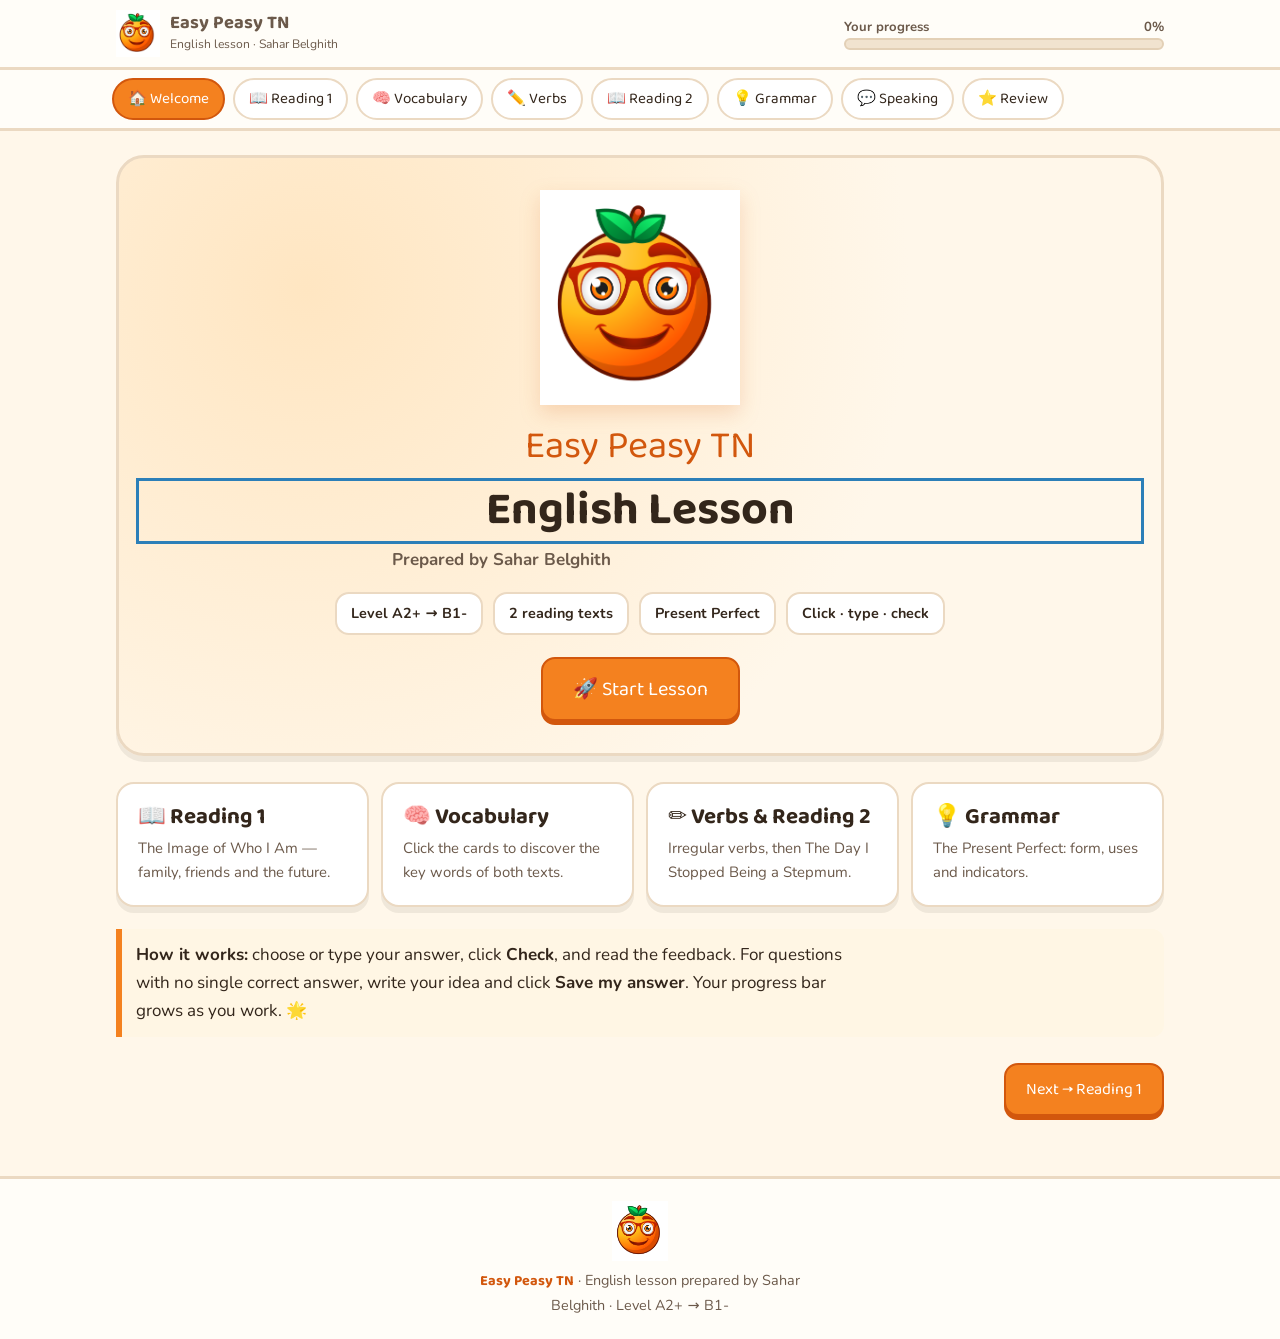
<file: lessons/image-of-who-i-am.html>
<!DOCTYPE html>
<html lang="en">
<head>
<meta charset="utf-8">
<meta name="viewport" content="width=device-width, initial-scale=1">
<title>Easy Peasy TN — English Lesson | Sahar Belghith</title>
<link rel="preconnect" href="https://fonts.googleapis.com">
<link rel="preconnect" href="https://fonts.gstatic.com" crossorigin>
<link href="https://fonts.googleapis.com/css2?family=Baloo+2:wght@500;700;800&family=Nunito:ital,wght@0,400;0,600;0,700;1,400&display=swap" rel="stylesheet">
<style>
:root{
  --paper:#FFF7EA;
  --card:#FFFFFF;
  --ink:#33261B;
  --ink-soft:#6B594A;
  --orange:#F4811F;
  --orange-deep:#D2570D;
  --leaf:#0E8F45;
  --leaf-deep:#0A6B34;
  --sky:#2C7FB8;
  --line:#EBD9C2;
  --ok-bg:#E6F6EC; --ok-ink:#0A6B34;
  --bad-bg:#FDECEA; --bad-ink:#B3341E;
  --open-bg:#EAF3FB; --open-ink:#1E5F8C;
  --radius:18px;
  --shadow:0 6px 0 rgba(51,38,27,.08);
}
:root[data-theme="dark"], :root:not([data-theme="light"]){}
*{box-sizing:border-box}
html{scroll-behavior:smooth}
body{
  margin:0; background:var(--paper); color:var(--ink);
  font-family:'Nunito',system-ui,-apple-system,'Segoe UI',Arial,sans-serif;
  font-size:17px; line-height:1.65;
}
h1,h2,h3,h4,.display{font-family:'Baloo 2','Nunito',system-ui,sans-serif; line-height:1.2; margin:0 0 .4em}
h1{font-size:clamp(1.9rem,5vw,2.9rem)}
h2{font-size:clamp(1.4rem,3.6vw,2rem)}
h3{font-size:clamp(1.15rem,2.6vw,1.4rem)}
p{margin:0 0 1em; max-width:72ch}
a{color:var(--orange-deep)}
img{max-width:100%}

/* ---------- header ---------- */
.topbar{position:sticky; top:0; z-index:40; background:#FFFDF8; border-bottom:3px solid var(--line)}
.topbar-in{max-width:1080px; margin:0 auto; padding:10px 16px; display:flex; align-items:center; gap:12px; flex-wrap:wrap}
.brandmark{display:flex; align-items:center; gap:10px; text-decoration:none; color:inherit}
.brandmark img{width:44px; height:auto; display:block}
.brandmark b{font-family:'Baloo 2',sans-serif; font-size:1.15rem; line-height:1}
.brandmark span{display:block; font-size:.76rem; color:var(--ink-soft)}
.progress-wrap{margin-left:auto; min-width:190px; flex:1 1 190px; max-width:320px}
.progress-label{font-size:.82rem; font-weight:700; color:var(--ink-soft); display:flex; justify-content:space-between}
.bar{height:12px; border-radius:99px; background:#F1E3CF; overflow:hidden; border:2px solid #E3D0B6}
.bar i{display:block; height:100%; width:0%; background:linear-gradient(90deg,var(--orange),var(--leaf)); transition:width .35s ease}

nav.tabs{background:#FFFDF8; border-bottom:3px solid var(--line); position:sticky; top:66px; z-index:35}
.tabs-in{max-width:1080px; margin:0 auto; padding:8px 12px; display:flex; gap:8px; overflow-x:auto; -webkit-overflow-scrolling:touch}
.tab{
  flex:0 0 auto; border:2px solid var(--line); background:#fff; color:var(--ink);
  font-family:'Baloo 2',sans-serif; font-size:.95rem; padding:7px 14px; border-radius:99px; cursor:pointer;
}
.tab:hover{border-color:var(--orange)}
.tab[aria-current="true"]{background:var(--orange); border-color:var(--orange-deep); color:#fff}

/* ---------- layout ---------- */
main{max-width:1080px; margin:0 auto; padding:24px 16px 60px}
.screen{display:none}
.screen.is-active{display:block}
.card{
  background:var(--card); border:2px solid var(--line); border-radius:var(--radius);
  padding:20px; margin:0 0 22px; box-shadow:var(--shadow);
}
.card.tight{padding:16px}
.eyebrow{font-family:'Baloo 2',sans-serif; color:var(--orange-deep); font-size:1rem; margin-bottom:2px}
.sec-head{display:flex; align-items:center; gap:12px; margin:0 0 14px; flex-wrap:wrap}
.sec-head h2{margin:0}
.pill{background:#FDF0E0; color:var(--orange-deep); border:2px solid #F6DCBE; border-radius:99px; padding:3px 12px; font-weight:700; font-size:.82rem}
.pill.green{background:#E6F6EC; color:var(--leaf-deep); border-color:#C4E7D2}
.note{background:#FFF6E4; border-left:6px solid var(--orange); padding:12px 14px; border-radius:0 12px 12px 0; margin:0 0 16px}
.note p:last-child{margin-bottom:0}

/* ---------- welcome ---------- */
.hero{
  background:radial-gradient(circle at 18% 22%, #FFE6C2 0, #FFF7EA 62%);
  border:3px solid var(--line); border-radius:28px; padding:32px 22px; text-align:center; box-shadow:var(--shadow);
}
.hero img.logo{width:min(200px,46vw); margin:0 auto 10px; display:block; filter:drop-shadow(0 8px 10px rgba(210,87,13,.18))}
.hero .kicker{font-family:'Baloo 2',sans-serif; font-size:clamp(1.6rem,6vw,2.4rem); color:var(--orange-deep); margin:0}
.hero h1{margin:.1em 0 .15em}
.hero .by{color:var(--ink-soft); font-weight:700; margin-bottom:18px}
.hero-facts{display:flex; gap:10px; justify-content:center; flex-wrap:wrap; margin:18px 0 22px}
.fact{background:#fff; border:2px solid var(--line); border-radius:14px; padding:8px 14px; font-weight:700; font-size:.9rem}
.map{display:grid; gap:12px; grid-template-columns:repeat(auto-fit,minmax(210px,1fr)); margin-top:26px}
.map .card{margin:0; text-align:left}
.map h3{margin-bottom:.2em}
.map p{font-size:.93rem; color:var(--ink-soft); margin:0}

/* ---------- buttons ---------- */
button{font-family:inherit}
.btn{
  display:inline-flex; align-items:center; gap:8px; justify-content:center;
  font-family:'Baloo 2',sans-serif; font-size:1.02rem; border-radius:14px; padding:11px 20px;
  border:2px solid var(--orange-deep); background:var(--orange); color:#fff; cursor:pointer;
  box-shadow:0 4px 0 var(--orange-deep); transition:transform .08s ease, box-shadow .08s ease;
  min-height:46px;
}
.btn:active{transform:translateY(3px); box-shadow:0 1px 0 var(--orange-deep)}
.btn.big{font-size:1.25rem; padding:14px 30px}
.btn.ghost{background:#fff; color:var(--ink); border-color:var(--line); box-shadow:0 4px 0 var(--line)}
.btn.ghost:active{box-shadow:0 1px 0 var(--line)}
.btn.green{background:var(--leaf); border-color:var(--leaf-deep); box-shadow:0 4px 0 var(--leaf-deep)}
.btn.small{font-size:.92rem; padding:8px 14px; min-height:40px}
.btn-row{display:flex; gap:10px; flex-wrap:wrap; align-items:center; margin-top:14px}
.pager{display:flex; justify-content:space-between; gap:10px; margin-top:26px}
:focus-visible{outline:3px solid var(--sky); outline-offset:2px}

/* ---------- reading text ---------- */
.reading{background:#FFFCF5; border:2px dashed #EBD2AE; border-radius:var(--radius); padding:18px}
.reading p{max-width:68ch}
.reading .title{font-family:'Baloo 2',sans-serif; font-size:1.5rem; color:var(--orange-deep); margin-bottom:.4em}
.sign{font-style:italic; font-weight:700; color:var(--ink-soft)}
.lead{font-style:italic; color:var(--ink-soft)}

/* ---------- activities ---------- */
.act{border-top:2px dotted var(--line); padding-top:18px; margin-top:18px}
.act:first-of-type{border-top:0; padding-top:0; margin-top:0}
.q{font-weight:700; margin-bottom:10px}
.q .num{
  display:inline-grid; place-items:center; width:30px; height:30px; border-radius:50%;
  background:var(--leaf); color:#fff; font-family:'Baloo 2',sans-serif; margin-right:8px; vertical-align:-6px;
}
.opts{display:grid; gap:9px; margin:0 0 12px; padding:0; list-style:none}
.opt{
  display:flex; gap:10px; align-items:flex-start; text-align:left; width:100%;
  background:#fff; border:2px solid var(--line); border-radius:14px; padding:11px 14px; cursor:pointer;
  font-size:1rem; color:var(--ink); min-height:46px;
}
.opt:hover{border-color:var(--orange)}
.opt .key{
  flex:0 0 26px; height:26px; border-radius:50%; background:#F1E3CF; color:var(--ink-soft);
  display:grid; place-items:center; font-weight:800; font-size:.85rem;
}
.opt[aria-pressed="true"]{border-color:var(--sky); background:#EAF3FB}
.opt[aria-pressed="true"] .key{background:var(--sky); color:#fff}
.opt.is-ok{border-color:var(--ok-ink); background:var(--ok-bg)}
.opt.is-bad{border-color:var(--bad-ink); background:var(--bad-bg)}
.opt .mark{margin-left:auto; font-weight:800}

.feedback{display:none; border-radius:14px; padding:11px 14px; font-weight:600; margin-top:10px}
.feedback.show{display:block}
.feedback.ok{background:var(--ok-bg); color:var(--ok-ink); border:2px solid #BFE5CD}
.feedback.bad{background:var(--bad-bg); color:var(--bad-ink); border:2px solid #F3C9C1}
.feedback.open{background:var(--open-bg); color:var(--open-ink); border:2px solid #C8DFF0}
.feedback .why{display:block; font-weight:400; margin-top:6px; color:var(--ink)}

.field{display:flex; align-items:center; gap:8px; flex-wrap:wrap}
input[type="text"], select, textarea{
  font-family:inherit; font-size:1rem; color:var(--ink); background:#FFFDF8;
  border:2px solid var(--line); border-radius:12px; padding:9px 12px; min-height:44px; width:100%;
}
input[type="text"]{max-width:230px}
select{max-width:320px}
textarea{min-height:110px; resize:vertical; line-height:1.6}
textarea.tall{min-height:150px}
input.is-ok, select.is-ok{border-color:var(--ok-ink); background:var(--ok-bg)}
input.is-bad, select.is-bad{border-color:var(--bad-ink); background:var(--bad-bg)}
.fix{font-weight:700; font-size:.9rem}
.fix.ok{color:var(--ok-ink)}
.fix.bad{color:var(--bad-ink)}
label.lbl{font-weight:700; display:block; margin-bottom:6px}
.sub{color:var(--ink-soft); font-size:.92rem}

table{width:100%; border-collapse:collapse; margin:0 0 6px}
.table-scroll{overflow-x:auto; -webkit-overflow-scrolling:touch}
th,td{border:2px solid var(--line); padding:9px 10px; text-align:left; vertical-align:middle}
th{background:#FDF0E0; font-family:'Baloo 2',sans-serif; font-size:1rem}
td .field{gap:6px}

.match-grid{display:grid; gap:12px}
.match-row{display:grid; gap:8px; grid-template-columns:1fr; background:#FFFCF5; border:2px solid var(--line); border-radius:14px; padding:12px}
@media(min-width:720px){.match-row{grid-template-columns:1.35fr .9fr; align-items:center}}
.match-row .a{font-weight:700}

.chips{display:flex; flex-wrap:wrap; gap:10px; margin-bottom:12px}
.chip{
  background:#fff; border:2px solid var(--line); border-radius:99px; padding:9px 18px; cursor:pointer;
  font-family:'Baloo 2',sans-serif; font-size:1.02rem; color:var(--ink); min-height:44px;
}
.chip[aria-pressed="true"]{background:#EAF3FB; border-color:var(--sky)}
.chip.is-ok{background:var(--ok-bg); border-color:var(--ok-ink); color:var(--ok-ink)}
.chip.is-bad{background:var(--bad-bg); border-color:var(--bad-ink); color:var(--bad-ink)}

.spider{display:grid; gap:12px; grid-template-columns:repeat(auto-fit,minmax(250px,1fr))}
.bubble{background:#FFF6E4; border:2px solid #F6DCBE; border-radius:20px; padding:14px}
.bubble .txt{margin-bottom:8px}
.centre-bubble{
  background:var(--leaf); color:#fff; border-radius:20px; padding:16px; text-align:center;
  font-family:'Baloo 2',sans-serif; font-size:1.25rem; margin-bottom:14px;
}

.vocab-grid{display:grid; gap:12px; grid-template-columns:repeat(auto-fit,minmax(230px,1fr))}
.vcard{
  background:#FFFCF5; border:2px solid var(--line); border-radius:16px; padding:14px; text-align:left; cursor:pointer;
  font-family:inherit; font-size:1rem; color:var(--ink); width:100%;
}
.vcard b{font-family:'Baloo 2',sans-serif; font-size:1.12rem; color:var(--orange-deep); display:block}
.vcard .hint{font-size:.85rem; color:var(--ink-soft)}
.vcard .mean{display:none; margin-top:8px; border-top:2px dotted var(--line); padding-top:8px}
.vcard.open{background:#E6F6EC; border-color:#BFE5CD}
.vcard.open .mean{display:block}
.vcard.open .hint{display:none}

.grammar{background:#F2FAF5; border:2px solid #C4E7D2; border-radius:var(--radius); padding:18px; margin-bottom:18px}
.formula{
  font-family:'Baloo 2',sans-serif; font-size:clamp(1.2rem,3.4vw,1.7rem); text-align:center;
  background:#fff; border:2px dashed var(--leaf); border-radius:16px; padding:14px; margin:8px 0 16px; color:var(--leaf-deep);
}
.two-col{display:grid; gap:14px; grid-template-columns:repeat(auto-fit,minmax(240px,1fr))}
ul.clean{margin:0 0 1em; padding-left:1.1em}
ul.clean li{margin-bottom:.35em}
.ideas{display:none; background:#EAF3FB; border:2px solid #C8DFF0; border-radius:14px; padding:12px 14px; margin-top:10px}
.ideas.show{display:block}
.ideas p:last-child{margin-bottom:0}
.score{font-family:'Baloo 2',sans-serif; font-size:1.1rem}

footer.site{border-top:3px solid var(--line); background:#FFFDF8; padding:22px 16px; text-align:center}
footer.site img{width:56px; display:block; margin:0 auto 8px}
footer.site p{margin:0 auto; color:var(--ink-soft); font-size:.9rem; max-width:40ch}
footer.site b{font-family:'Baloo 2',sans-serif; color:var(--orange-deep)}
.sr-only{position:absolute;width:1px;height:1px;padding:0;margin:-1px;overflow:hidden;clip:rect(0,0,0,0);white-space:nowrap;border:0}
@media (prefers-reduced-motion:reduce){*{transition:none!important; scroll-behavior:auto!important}}
@media print{.topbar,nav.tabs,.pager{display:none} .screen{display:block!important}}
</style>
</head>
<body>

<header class="topbar">
  <div class="topbar-in">
    <a class="brandmark" href="#top" data-go="welcome">
      <img src="[data-uri]" alt="Easy Peasy TN logo">
      <span><b>Easy Peasy TN</b><span>English lesson · Sahar Belghith</span></span>
    </a>
    <div class="progress-wrap">
      <div class="progress-label"><span>Your progress</span><span id="progTxt">0%</span></div>
      <div class="bar" role="progressbar" aria-valuemin="0" aria-valuemax="100" aria-valuenow="0" aria-label="Lesson progress"><i id="progBar"></i></div>
    </div>
  </div>
</header>

<nav class="tabs" aria-label="Lesson sections">
  <div class="tabs-in" id="tabs">
    <button class="tab" data-go="welcome">🏠 Welcome</button>
    <button class="tab" data-go="reading1">📖 Reading 1</button>
    <button class="tab" data-go="vocab">🧠 Vocabulary</button>
    <button class="tab" data-go="verbs">✏️ Verbs</button>
    <button class="tab" data-go="reading2">📖 Reading 2</button>
    <button class="tab" data-go="grammar">💡 Grammar</button>
    <button class="tab" data-go="speaking">💬 Speaking</button>
    <button class="tab" data-go="review">⭐ Review</button>
  </div>
</nav>

<main id="top">

<!-- ============ WELCOME ============ -->
<section class="screen is-active" id="welcome" aria-labelledby="welcome-h">
  <div class="hero">
    <img class="logo" src="[data-uri]" alt="Easy Peasy TN logo: a smiling orange wearing glasses">
    <p class="kicker">Easy Peasy TN</p>
    <h1 id="welcome-h">English Lesson</h1>
    <p class="by">Prepared by Sahar Belghith</p>
    <div class="hero-facts">
      <span class="fact">Level A2+ → B1-</span>
      <span class="fact">2 reading texts</span>
      <span class="fact">Present Perfect</span>
      <span class="fact">Click · type · check</span>
    </div>
    <button class="btn big" data-go="reading1">🚀 Start Lesson</button>
  </div>

  <div class="map">
    <div class="card">
      <h3>📖 Reading 1</h3>
      <p>The Image of Who I Am — family, friends and the future.</p>
    </div>
    <div class="card">
      <h3>🧠 Vocabulary</h3>
      <p>Click the cards to discover the key words of both texts.</p>
    </div>
    <div class="card">
      <h3>✏️ Verbs &amp; Reading 2</h3>
      <p>Irregular verbs, then The Day I Stopped Being a Stepmum.</p>
    </div>
    <div class="card">
      <h3>💡 Grammar</h3>
      <p>The Present Perfect: form, uses and indicators.</p>
    </div>
  </div>

  <div class="note" style="margin-top:22px">
    <p><b>How it works:</b> choose or type your answer, click <b>Check</b>, and read the feedback. For questions with no single correct answer, write your idea and click <b>Save my answer</b>. Your progress bar grows as you work. 🌟</p>
  </div>

  <div class="pager"><span></span><button class="btn" data-go="reading1">Next → Reading 1</button></div>
</section>

<!-- ============ READING 1 ============ -->
<section class="screen" id="reading1" aria-labelledby="r1-h">
  <div class="sec-head">
    <h2 id="r1-h">📖 Reading — Lesson 1</h2>
    <span class="pill">The Image of Who I Am</span>
  </div>

  <div class="card">
    <p class="eyebrow">Activity 1</p>
    <p class="q">Read the title, the first sentence and the last sentence of the text.</p>
    <div class="reading">
      <p class="title">The Image of Who I Am</p>
      <p>I want to be remembered as someone who saw life full of possibilities. I want to be remembered as someone who readily gave appreciation and support towards others. I want to be remembered as someone who planned a future out for herself and followed it. Making a clear path for myself will not be easy. Support from my parents and friends encourage me to keep on trying.</p>
      <p>Being with my family gives me a feeling of safety. Having the opportunity to talk to family, when I need to, helps me to be open towards them. When I have a question to ask my parents, they are always willing to listen to what I have to say. When I do get in trouble, they do not yell at me, but tell me the consequences that might happen. Loving and caring for each other is what holds us together. A family is not a family without love.</p>
      <p>Talking about my future and getting school accomplished, I would have to thank my parents for their support. My parents support me as I choose what I want to do with my future. « What do I have to do in order to become a pediatrician? » Without hesitation they tell me how much school I would have to go through. To believe in myself, I would have to be self-confident enough to achieve my goal.</p>
      <p>Being around the people I care about has expanded my knowledge of life. My friends have taught me to value our friendship making sure they know I will always be there. My friends and I help each other out when we are stressed and having a difficult time.</p>
      <p>Without my parents and friends I would be lost, they are the ones who guide me through life.</p>
      <p class="sign">Whitney Church</p>
    </div>
  </div>

  <div class="card">
    <div class="act" data-act="r1-1a" data-type="open">
      <p class="q"><span class="num">1a</span>Do you think the speaker is like A, B, or C in Stage One or has she got a different opinion?</p>
      <div class="chips" role="group" aria-label="Choose A, B, C or a different opinion">
        <button class="chip" data-pick>A</button>
        <button class="chip" data-pick>B</button>
        <button class="chip" data-pick>C</button>
        <button class="chip" data-pick>A different opinion</button>
      </div>
      <label class="lbl" for="r1a">Why do you think so?</label>
      <textarea id="r1a" placeholder="I think she is ... because ..."></textarea>
      <div class="btn-row">
        <button class="btn green" data-check="open">💾 Save my answer</button>
        <button class="btn ghost small" data-toggle="ideas-r1a">💡 Show possible ideas</button>
      </div>
      <div class="feedback" role="status"></div>
      <div class="ideas" id="ideas-r1a">
        <p>This is your own prediction, so there is no single correct answer. Many students say she has <b>her own opinion</b>: she wants to plan her own future, but she also needs the support of her parents and her friends.</p>
      </div>
    </div>

    <div class="act" data-act="r1-1b" data-type="open">
      <p class="q"><span class="num">1b</span>Read the whole text and check your answer.</p>
      <label class="lbl" for="r1b">Was your prediction right? Write one or two sentences.</label>
      <textarea id="r1b" placeholder="After reading the text, I think ..."></textarea>
      <div class="btn-row">
        <button class="btn green" data-check="open">💾 Save my answer</button>
      </div>
      <div class="feedback" role="status"></div>
    </div>
  </div>

  <div class="card">
    <p class="eyebrow">Activity 2</p>
    <p class="q">Get back to the spidergram in Stage One and fill in the bubbles with the missing words.</p>
    <p class="sub">Use the words from the text. One word per bubble.</p>
    <div class="act" data-act="r1-2" data-type="inputs">
      <div class="centre-bubble">The image of who I am</div>
      <div class="spider">
        <div class="bubble">
          <p class="txt">I want to be remembered as someone who saw life full of …</p>
          <div class="field"><input type="text" data-answer="possibilities" aria-label="Bubble 1 missing word" placeholder="type the word"></div>
        </div>
        <div class="bubble">
          <p class="txt">… someone who readily gave … and support towards others.</p>
          <div class="field"><input type="text" data-answer="appreciation" aria-label="Bubble 2 missing word" placeholder="type the word"></div>
        </div>
        <div class="bubble">
          <p class="txt">Being with my family gives me a feeling of …</p>
          <div class="field"><input type="text" data-answer="safety" aria-label="Bubble 3 missing word" placeholder="type the word"></div>
        </div>
        <div class="bubble">
          <p class="txt">Loving and … for each other is what holds us together.</p>
          <div class="field"><input type="text" data-answer="caring" aria-label="Bubble 4 missing word" placeholder="type the word"></div>
        </div>
        <div class="bubble">
          <p class="txt">To believe in myself, I would have to be … enough.</p>
          <div class="field"><input type="text" data-answer="self-confident|self confident|selfconfident" aria-label="Bubble 5 missing word" placeholder="type the word"></div>
        </div>
        <div class="bubble">
          <p class="txt">My friends and I … each other out when we are stressed.</p>
          <div class="field"><input type="text" data-answer="help" aria-label="Bubble 6 missing word" placeholder="type the word"></div>
        </div>
      </div>
      <div class="btn-row"><button class="btn" data-check="inputs">✅ Check answers</button></div>
      <div class="feedback" role="status"></div>
    </div>
  </div>

  <div class="card">
    <div class="act" data-act="r1-3" data-type="open">
      <p class="eyebrow">Activity 3</p>
      <p class="q">What qualities did Whitney get from her friends?</p>
      <label class="sr-only" for="r13">Your answer</label>
      <textarea id="r13" class="tall" placeholder="Her friends taught her ..."></textarea>
      <div class="btn-row">
        <button class="btn green" data-check="open">💾 Save my answer</button>
        <button class="btn ghost small" data-toggle="ideas-r13">💡 Show possible ideas</button>
      </div>
      <div class="feedback" role="status"></div>
      <div class="ideas" id="ideas-r13">
        <p>Her friends taught her to <b>value friendship</b>, to be <b>there for other people</b> (“making sure they know I will always be there”), and to <b>help each other</b> when they are stressed and having a difficult time. Being around them has also <b>expanded her knowledge of life</b>.</p>
      </div>
    </div>
  </div>

  <div class="card">
    <div class="act" data-act="r1-4" data-type="inputs">
      <p class="eyebrow">Activity 4</p>
      <p class="q">Focus on paragraph two and match the sentence parts in column A with their corresponding parts in column B.</p>
      <div class="match-grid">
        <div class="match-row">
          <div class="a">1. Being with my family</div>
          <div class="field">
            <label class="sr-only" for="m1">Match for sentence 1</label>
            <select id="m1" data-answer="d">
              <option value="">Choose …</option>
              <option value="a">a. they are always understanding and helpful.</option>
              <option value="b">b. they are always there.</option>
              <option value="c">c. makes us close to each other.</option>
              <option value="d">d. makes me feel secure.</option>
            </select>
          </div>
        </div>
        <div class="match-row">
          <div class="a">2. Having the opportunity to talk to family</div>
          <div class="field">
            <label class="sr-only" for="m2">Match for sentence 2</label>
            <select id="m2" data-answer="c">
              <option value="">Choose …</option>
              <option value="a">a. they are always understanding and helpful.</option>
              <option value="b">b. they are always there.</option>
              <option value="c">c. makes us close to each other.</option>
              <option value="d">d. makes me feel secure.</option>
            </select>
          </div>
        </div>
        <div class="match-row">
          <div class="a">3. When I have a question to ask my parents,</div>
          <div class="field">
            <label class="sr-only" for="m3">Match for sentence 3</label>
            <select id="m3" data-answer="a">
              <option value="">Choose …</option>
              <option value="a">a. they are always understanding and helpful.</option>
              <option value="b">b. they are always there.</option>
              <option value="c">c. makes us close to each other.</option>
              <option value="d">d. makes me feel secure.</option>
            </select>
          </div>
        </div>
        <div class="match-row">
          <div class="a">4. When I do get in trouble,</div>
          <div class="field">
            <label class="sr-only" for="m4">Match for sentence 4</label>
            <select id="m4" data-answer="b">
              <option value="">Choose …</option>
              <option value="a">a. they are always understanding and helpful.</option>
              <option value="b">b. they are always there.</option>
              <option value="c">c. makes us close to each other.</option>
              <option value="d">d. makes me feel secure.</option>
            </select>
          </div>
        </div>
      </div>
      <div class="btn-row"><button class="btn" data-check="inputs">✅ Check answers</button></div>
      <div class="feedback" role="status"></div>
    </div>
  </div>

  <div class="card">
    <p class="eyebrow">Activity 5</p>
    <p class="q">What do these expressions mean? Tick the correct answers.</p>

    <div class="act" data-act="r1-5a" data-type="mcq">
      <p class="q">Making a clear path for myself <span class="sub">(par. 1)</span></p>
      <div class="mcq" data-answer="b" data-explain="In paragraph 1 she says she “planned a future out for herself and followed it”. So she decides about her own future.">
        <ul class="opts">
          <li><button class="opt" data-key="a"><span class="key">a</span><span>Asking others to decide for me.</span></button></li>
          <li><button class="opt" data-key="b"><span class="key">b</span><span>Deciding about my future.</span></button></li>
          <li><button class="opt" data-key="c"><span class="key">c</span><span>Waiting to decide at the right time.</span></button></li>
        </ul>
      </div>
      <div class="btn-row"><button class="btn" data-check="mcq">✅ Check answer</button></div>
      <div class="feedback" role="status"></div>
    </div>

    <div class="act" data-act="r1-5b" data-type="mcq">
      <p class="q">To be open towards them <span class="sub">(par. 2)</span></p>
      <div class="mcq" data-answer="a" data-explain="Her parents “are always willing to listen to what I have to say”, so being open means really listening to each other and taking the other person's ideas into account.">
        <ul class="opts">
          <li><button class="opt" data-key="a"><span class="key">a</span><span>Listen to them and consider their ideas.</span></button></li>
          <li><button class="opt" data-key="b"><span class="key">b</span><span>Listen to their ideas out of respect.</span></button></li>
          <li><button class="opt" data-key="c"><span class="key">c</span><span>Listen to them but never change my mind.</span></button></li>
        </ul>
      </div>
      <div class="btn-row"><button class="btn" data-check="mcq">✅ Check answer</button></div>
      <div class="feedback" role="status"></div>
    </div>
  </div>

  <div class="card">
    <div class="act" data-act="r1-6a" data-type="mcq">
      <p class="eyebrow">Activity 6 a</p>
      <p class="q">The following sentence is taken from paragraph one. What does it express?<br><b>“I want to be remembered …”</b> expresses:</p>
      <div class="mcq" data-answer="b" data-explain="The verb “want” expresses a want or a desire — something the speaker would like for the future.">
        <ul class="opts">
          <li><button class="opt" data-key="a"><span class="key">a</span><span>hope</span></button></li>
          <li><button class="opt" data-key="b"><span class="key">b</span><span>want, desire</span></button></li>
          <li><button class="opt" data-key="c"><span class="key">c</span><span>request</span></button></li>
        </ul>
      </div>
      <div class="btn-row"><button class="btn" data-check="mcq">✅ Check answer</button></div>
      <div class="feedback" role="status"></div>
    </div>

    <div class="act" data-act="r1-6b" data-type="open">
      <p class="eyebrow">Activity 6 b</p>
      <p class="q">Find out another expression having the same function.</p>
      <label class="sr-only" for="r16b">Your answer</label>
      <input type="text" id="r16b" style="max-width:520px" placeholder="Write the expression from the text">
      <div class="btn-row">
        <button class="btn green" data-check="open">💾 Save my answer</button>
        <button class="btn ghost small" data-toggle="ideas-r16b">💡 Show possible ideas</button>
      </div>
      <div class="feedback" role="status"></div>
      <div class="ideas" id="ideas-r16b">
        <p>Look at paragraph 3: <b>“what I want to do with my future”</b>. Other ways to express a desire in English: <b>I would like to …</b>, <b>I'd love to …</b>, <b>My dream is to …</b>, <b>I wish to …</b></p>
      </div>
    </div>
  </div>

  <div class="card">
    <div class="act" data-act="r1-7" data-type="open">
      <p class="eyebrow">Activity 7</p>
      <p class="q">Whitney says: <b>“A family is not a family without love.”</b><br>Do you think love is the only thing we need in a family?</p>
      <p class="sub">💬 Share your opinion — there is no single correct answer. Explain and justify.</p>
      <label class="sr-only" for="r17">Your opinion</label>
      <textarea id="r17" class="tall" placeholder="In my opinion, ... because ..."></textarea>
      <div class="btn-row">
        <button class="btn green" data-check="open">💬 Share my opinion</button>
        <button class="btn ghost small" data-toggle="ideas-r17">💡 Show helpful ideas</button>
      </div>
      <div class="feedback" role="status"></div>
      <div class="ideas" id="ideas-r17">
        <p>You can talk about: <b>respect</b>, <b>trust</b>, <b>communication</b> (“having the opportunity to talk”), <b>support</b>, <b>time together</b>, <b>understanding</b>, <b>safety</b>, and also practical things like money, food and a home. Many students say love is the most important thing, but it is not the only thing.</p>
      </div>
    </div>
  </div>

  <div class="card">
    <div class="act" data-act="r1-ref" data-type="open">
      <p class="eyebrow">⭐ Reflection — Lesson 1</p>
      <div class="two-col">
        <div>
          <label class="lbl" for="ref1a">What I liked most in this lesson:</label>
          <textarea id="ref1a" placeholder="I liked ..."></textarea>
        </div>
        <div>
          <label class="lbl" for="ref1b">What I liked least in this lesson:</label>
          <textarea id="ref1b" placeholder="It was difficult for me to ..."></textarea>
        </div>
      </div>
      <div class="btn-row"><button class="btn green" data-check="open">💾 Save my reflection</button></div>
      <div class="feedback" role="status"></div>
    </div>
  </div>

  <div class="pager">
    <button class="btn ghost" data-go="welcome">← Previous</button>
    <button class="btn" data-go="vocab">Next → Vocabulary</button>
  </div>
</section>

<!-- ============ VOCABULARY ============ -->
<section class="screen" id="vocab" aria-labelledby="v-h">
  <div class="sec-head">
    <h2 id="v-h">🧠 Vocabulary</h2>
    <span class="pill green">Click a card to see the meaning</span>
  </div>

  <div class="card">
    <div class="act" data-act="vocab-cards" data-type="cards">
      <div class="vocab-grid" id="vocabGrid">
        <button class="vcard" data-v><b>make a clear path for myself</b><span class="hint">tap to see the meaning</span><span class="mean">decide about my own future and follow my own plan</span></button>
        <button class="vcard" data-v><b>be open towards them</b><span class="hint">tap to see the meaning</span><span class="mean">listen to people and really think about their ideas</span></button>
        <button class="vcard" data-v><b>stepmum</b><span class="hint">tap to see the meaning</span><span class="mean">the woman who marries your father, but who is not your own mother</span></button>
        <button class="vcard" data-v><b>consequences</b><span class="hint">tap to see the meaning</span><span class="mean">the results of what you do — what happens after an action</span></button>
        <button class="vcard" data-v><b>self-confident</b><span class="hint">tap to see the meaning</span><span class="mean">sure of yourself; you believe you can do it</span></button>
        <button class="vcard" data-v><b>caring</b><span class="hint">tap to see the meaning</span><span class="mean">someone who looks after other people and thinks about their feelings</span></button>
        <button class="vcard" data-v><b>affectionate</b><span class="hint">tap to see the meaning</span><span class="mean">someone who shows love in a warm, gentle way (hugs, kind words)</span></button>
        <button class="vcard" data-v><b>outpouring of love</b><span class="hint">tap to see the meaning</span><span class="mean">a very strong feeling of love that comes suddenly, like water flowing out</span></button>
        <button class="vcard" data-v><b>maternal</b><span class="hint">tap to see the meaning</span><span class="mean">like a mother; having a mother's feelings</span></button>
        <button class="vcard" data-v><b>to test my patience</b><span class="hint">tap to see the meaning</span><span class="mean">to behave badly to see how calm you can stay</span></button>
        <button class="vcard" data-v><b>knocked sideways</b><span class="hint">tap to see the meaning</span><span class="mean">very surprised by a strong feeling</span></button>
        <button class="vcard" data-v><b>Nan</b><span class="hint">tap to see the meaning</span><span class="mean">a friendly British word for grandmother</span></button>
      </div>
      <div class="feedback show open" role="status">🧠 Tip: open all the cards, then close this page and try the challenge below with the cards closed.</div>
    </div>
  </div>

  <div class="card">
    <p class="eyebrow">🎯 Vocabulary challenge</p>
    <div class="act" data-act="vq" data-type="mcq">
      <p class="q">1. “The children would do anything to <b>test my patience</b>.” This means the children …</p>
      <div class="mcq" data-answer="c" data-explain="They behaved badly on purpose to see how calm Jenny could stay.">
        <ul class="opts">
          <li><button class="opt" data-key="a"><span class="key">a</span><span>gave her a school test.</span></button></li>
          <li><button class="opt" data-key="b"><span class="key">b</span><span>helped her at home.</span></button></li>
          <li><button class="opt" data-key="c"><span class="key">c</span><span>behaved badly to see if she stayed calm.</span></button></li>
        </ul>
      </div>

      <p class="q">2. Which word describes a person who shows love in a warm, gentle way?</p>
      <div class="mcq" data-answer="b" data-explain="“Affectionate” is used in Activity 5 of Lesson 2 to describe Jenny.">
        <ul class="opts">
          <li><button class="opt" data-key="a"><span class="key">a</span><span>arrogant</span></button></li>
          <li><button class="opt" data-key="b"><span class="key">b</span><span>affectionate</span></button></li>
          <li><button class="opt" data-key="c"><span class="key">c</span><span>selfish</span></button></li>
        </ul>
      </div>

      <p class="q">3. Whitney's parents “tell me the <b>consequences</b> that might happen”. Consequences are …</p>
      <div class="mcq" data-answer="a" data-explain="Consequences are the results of your actions.">
        <ul class="opts">
          <li><button class="opt" data-key="a"><span class="key">a</span><span>the results of your actions.</span></button></li>
          <li><button class="opt" data-key="b"><span class="key">b</span><span>the rules of the school.</span></button></li>
          <li><button class="opt" data-key="c"><span class="key">c</span><span>the friends of the family.</span></button></li>
        </ul>
      </div>
      <div class="btn-row"><button class="btn" data-check="mcq">✅ Check answers</button></div>
      <div class="feedback" role="status"></div>
    </div>
  </div>

  <div class="pager">
    <button class="btn ghost" data-go="reading1">← Previous</button>
    <button class="btn" data-go="verbs">Next → Verbs</button>
  </div>
</section>

<!-- ============ LESSON 2 — STAGE ONE ============ -->
<section class="screen" id="verbs" aria-labelledby="v2-h">
  <div class="sec-head">
    <h2 id="v2-h">✏️ Lesson 2 — Stage One</h2>
    <span class="pill">The stepmum</span>
  </div>

  <div class="card">
    <p class="eyebrow">Activity 1 a</p>
    <p class="q">Review your irregular verbs. Complete the table below.</p>
    <p class="sub">Capital letters are accepted: <i>felt</i> and <i>Felt</i> are both correct.</p>
    <div class="act" data-act="verbs-table" data-type="inputs">
      <div class="table-scroll">
      <table>
        <thead><tr><th>Infinitive form</th><th>Past form</th><th>Past participle form</th></tr></thead>
        <tbody>
          <tr>
            <td>become</td>
            <td><div class="field"><input type="text" data-answer="became" aria-label="Past form of become"></div></td>
            <td><div class="field"><input type="text" data-answer="become" aria-label="Past participle of become"></div></td>
          </tr>
          <tr>
            <td><div class="field"><input type="text" data-answer="feel" aria-label="Infinitive of felt"></div></td>
            <td>felt</td>
            <td><div class="field"><input type="text" data-answer="felt" aria-label="Past participle of feel"></div></td>
          </tr>
          <tr>
            <td>grow</td>
            <td><div class="field"><input type="text" data-answer="grew" aria-label="Past form of grow"></div></td>
            <td><div class="field"><input type="text" data-answer="grown" aria-label="Past participle of grow"></div></td>
          </tr>
          <tr>
            <td>hold</td>
            <td><div class="field"><input type="text" data-answer="held" aria-label="Past form of hold"></div></td>
            <td>held</td>
          </tr>
          <tr>
            <td>keep</td>
            <td><div class="field"><input type="text" data-answer="kept" aria-label="Past form of keep"></div></td>
            <td><div class="field"><input type="text" data-answer="kept" aria-label="Past participle of keep"></div></td>
          </tr>
          <tr>
            <td><div class="field"><input type="text" data-answer="know" aria-label="Infinitive of knew"></div></td>
            <td>knew</td>
            <td><div class="field"><input type="text" data-answer="known" aria-label="Past participle of know"></div></td>
          </tr>
          <tr>
            <td><div class="field"><input type="text" data-answer="make" aria-label="Infinitive of made"></div></td>
            <td><div class="field"><input type="text" data-answer="made" aria-label="Past form of make"></div></td>
            <td>made</td>
          </tr>
          <tr>
            <td>say</td>
            <td><div class="field"><input type="text" data-answer="said" aria-label="Past form of say"></div></td>
            <td><div class="field"><input type="text" data-answer="said" aria-label="Past participle of say"></div></td>
          </tr>
          <tr>
            <td><div class="field"><input type="text" data-answer="stride" aria-label="Infinitive of strode"></div></td>
            <td>strode</td>
            <td><div class="field"><input type="text" data-answer="stridden|strode" aria-label="Past participle of stride"></div></td>
          </tr>
        </tbody>
      </table>
      </div>
      <div class="btn-row"><button class="btn" data-check="inputs">✅ Check answers</button></div>
      <div class="feedback" role="status"></div>
    </div>
  </div>

  <div class="card tight">
    <p class="eyebrow">Activity 1 b</p>
    <p style="margin:0">👥 <b>Compare your findings with a partner.</b> Read your verbs aloud together and correct each other before you continue.</p>
  </div>

  <div class="card">
    <div class="act" data-act="pairwork" data-type="open">
      <p class="eyebrow">Activity 2 — Pairwork</p>
      <p>Jimmy's 8 years old. His mother died a few months ago. His father decided to get married again. Jimmy has got mixed feelings about that.</p>
      <p class="q">Guess what these feelings are.</p>
      <label class="sr-only" for="pw">Your answer</label>
      <textarea id="pw" class="tall" placeholder="Jimmy may feel ... because ..."></textarea>
      <div class="btn-row">
        <button class="btn green" data-check="open">💾 Save my answer</button>
        <button class="btn ghost small" data-toggle="ideas-pw">💡 Show possible ideas</button>
      </div>
      <div class="feedback" role="status"></div>
      <div class="ideas" id="ideas-pw">
        <p>Jimmy may feel <b>sad</b> and <b>angry</b> because he misses his mother; <b>afraid</b> that the new woman will take her place; <b>jealous</b>; but also a little <b>happy</b> and <b>hopeful</b> because his father will not be alone and someone will take care of the family. These are “mixed feelings”: good and bad at the same time.</p>
      </div>
    </div>
  </div>

  <div class="pager">
    <button class="btn ghost" data-go="vocab">← Previous</button>
    <button class="btn" data-go="reading2">Next → Reading 2</button>
  </div>
</section>

<!-- ============ READING 2 ============ -->
<section class="screen" id="reading2" aria-labelledby="r2-h">
  <div class="sec-head">
    <h2 id="r2-h">📖 Reading — Lesson 2</h2>
    <span class="pill">The Day I Stopped Being a Stepmum</span>
  </div>

  <div class="card">
    <div class="reading">
      <p class="title">The Day I Stopped Being a Stepmum</p>
      <p class="eyebrow">Part One</p>
      <p class="lead">From an early age I'd known I never wanted children of my own. It just happened when my Mr Right came along with a ready-made family.</p>
      <p class="sub"><b>Caption:</b> Jennifer Middledich was always the stepmother then, on Mother's Day, came her well-deserved reward.</p>
      <p>Suddenly, aged 20, I became stepmum to three children: Jay, nine, Dan, seven, and Kerry – the baby, aged five. At first, it was hard, to say the least. The children would do anything to test my patience.</p>
      <p>I never tried to be anything other than a stepmum. The kids have their own mum and I've always respected that. I was always ‘Jenny’. As time passed however, it was wonderful to be accepted into their lives.</p>
      <p>The older they grew, the fonder I grew of them, and the less I regretted never having children of my own. I loved them as if they were my own.</p>
      <p>When Kerry announced she was having a baby, Steve and I were really happy. Kerry was like the daughter I'd never had.</p>
      <p>So, when little Bradley arrived, I was knocked sideways by the outpouring of love I felt towards him. I've never been maternal but, holding him in my arms, I just melted.</p>

      <p class="eyebrow" style="margin-top:22px">Part Two</p>
      <p>On Mother's Day last year, I was watching from the window, waiting for little Bradley, aged one to arrive.</p>
      <p>“They're here, they're here,” I shrieked excitedly, as the car pulled up.</p>
      <p>Eagerly, I ran out of the front door, and made straight for the car's rear door to get Bradley out of his baby seat.</p>
      <p>“Hello B.J,” I said, as Bradley grinned up at me. I always called him B.J., short for Bradley Jones.</p>
      <p>Clutched carefully in his little hand was a bunch of paper flowers.</p>
      <p>“Give her the flowers,” Kerry urged gently.</p>
      <p>He gave me the bouquet and sweetly said “Nan.”</p>
      <p>I stared at him, astonished and in tears, then I gently took him out of his chair and held him to me tightly.</p>
      <p>“I'm Bradley's Nan, I'm Bradley's Nan,” I kept repeating to myself with delight “he's just said so.”</p>
      <p>Then, holding my precious flowers carefully, I went back inside with my grandson.</p>
      <p>It was the happiest moment of my entire life. Since then I've become a grand-mother.</p>
      <p class="sign">Bella, 09-03-1999</p>
    </div>
  </div>

  <div class="card">
    <p class="eyebrow">Stage Two — Reading · Activity 1</p>
    <p class="q">Read the title of the text, the introduction and the caption, and guess:</p>
    <div class="act" data-act="r2-1" data-type="open">
      <label class="lbl" for="g1">the meaning of “stepmum”.</label>
      <textarea id="g1" placeholder="A stepmum is ..."></textarea>
      <label class="lbl" for="g2" style="margin-top:12px">what happened on Mother's Day.</label>
      <textarea id="g2" placeholder="I think that on Mother's Day ..."></textarea>
      <label class="lbl" for="g3" style="margin-top:12px">how she could stop being a stepmum.</label>
      <textarea id="g3" placeholder="Maybe she stopped being a stepmum because ..."></textarea>
      <div class="btn-row">
        <button class="btn green" data-check="open">💾 Save my guesses</button>
        <button class="btn ghost small" data-toggle="ideas-r21">💡 Show possible ideas</button>
      </div>
      <div class="feedback" role="status"></div>
      <div class="ideas" id="ideas-r21">
        <p><b>Stepmum:</b> the woman who marries a father, but who is not the children's own mother.<br>
        <b>On Mother's Day:</b> her grandson Bradley gave her a bunch of paper flowers and called her “Nan”.<br>
        <b>How she stopped being a stepmum:</b> she did not stop loving the family — she got a new name in it: she <b>became a grandmother</b>.</p>
      </div>
    </div>
  </div>

  <div class="card">
    <div class="act" data-act="r2-2" data-type="inputs">
      <p class="eyebrow">Activity 2</p>
      <p class="q">Read the text and fill in the table with the full names of the family members.</p>
      <div class="table-scroll">
      <table>
        <thead><tr><th>father (step)</th><th>mother (step)</th><th>children</th><th>grandchild</th></tr></thead>
        <tbody>
          <tr>
            <td><div class="field"><input type="text" data-answer="steve middledich|steve" aria-label="Step father"></div></td>
            <td><div class="field"><input type="text" data-answer="jennifer middledich|jennifer|jenny" aria-label="Step mother"></div></td>
            <td><div class="field"><input type="text" data-answer="jay|jay middledich" aria-label="First child"></div></td>
            <td><div class="field"><input type="text" data-answer="bradley jones|bradley|b.j.|bj" aria-label="Grandchild"></div></td>
          </tr>
          <tr>
            <td></td><td></td>
            <td><div class="field"><input type="text" data-answer="dan|dan middledich" aria-label="Second child"></div></td>
            <td></td>
          </tr>
          <tr>
            <td></td><td></td>
            <td><div class="field"><input type="text" data-answer="kerry|kerry middledich|kerry jones" aria-label="Third child"></div></td>
            <td></td>
          </tr>
        </tbody>
      </table>
      </div>
      <div class="btn-row"><button class="btn" data-check="inputs">✅ Check answers</button></div>
      <div class="feedback" role="status"></div>
    </div>
  </div>

  <div class="card">
    <p class="eyebrow">Activity 3</p>
    <p class="q">The following statements are “false”. Correct them with precise details from the first part of the text.</p>

    <div class="act" data-act="r2-3a" data-type="open">
      <p class="q"><span class="num">a</span>The children's mother died many years ago.</p>
      <label class="sr-only" for="c3a">Your correction</label>
      <textarea id="c3a" placeholder="This is false because ..."></textarea>
      <div class="btn-row">
        <button class="btn green" data-check="open">💾 Save my correction</button>
        <button class="btn ghost small" data-toggle="ideas-3a">👀 Show suggested answer</button>
      </div>
      <div class="feedback" role="status"></div>
      <div class="ideas" id="ideas-3a"><p>The children's mother did not die: she is still alive. Jenny says “The kids have their own mum and I've always respected that.”</p></div>
    </div>

    <div class="act" data-act="r2-3b" data-type="open">
      <p class="q"><span class="num">b</span>The children were happy with the arrival of their stepmother.</p>
      <label class="sr-only" for="c3b">Your correction</label>
      <textarea id="c3b" placeholder="This is false because ..."></textarea>
      <div class="btn-row">
        <button class="btn green" data-check="open">💾 Save my correction</button>
        <button class="btn ghost small" data-toggle="ideas-3b">👀 Show suggested answer</button>
      </div>
      <div class="feedback" role="status"></div>
      <div class="ideas" id="ideas-3b"><p>At first it was hard, “to say the least”: the children would do anything to test her patience. Only as time passed was she accepted into their lives.</p></div>
    </div>

    <div class="act" data-act="r2-3c" data-type="open">
      <p class="q"><span class="num">c</span>Jenny wanted to impose herself as the mistress of the house.</p>
      <label class="sr-only" for="c3c">Your correction</label>
      <textarea id="c3c" placeholder="This is false because ..."></textarea>
      <div class="btn-row">
        <button class="btn green" data-check="open">💾 Save my correction</button>
        <button class="btn ghost small" data-toggle="ideas-3c">👀 Show suggested answer</button>
      </div>
      <div class="feedback" role="status"></div>
      <div class="ideas" id="ideas-3c"><p>She never tried to be anything other than a stepmum. She respected that the children have their own mum, and she was always simply ‘Jenny’.</p></div>
    </div>

    <div class="act" data-act="r2-3d" data-type="open">
      <p class="q"><span class="num">d</span>Jenny was feeling more and more regretful.</p>
      <label class="sr-only" for="c3d">Your correction</label>
      <textarea id="c3d" placeholder="This is false because ..."></textarea>
      <div class="btn-row">
        <button class="btn green" data-check="open">💾 Save my correction</button>
        <button class="btn ghost small" data-toggle="ideas-3d">👀 Show suggested answer</button>
      </div>
      <div class="feedback" role="status"></div>
      <div class="ideas" id="ideas-3d"><p>The opposite: “The older they grew, the fonder I grew of them, and the less I regretted never having children of my own.” She loved them as if they were her own.</p></div>
    </div>
  </div>

  <div class="card">
    <p class="eyebrow">Activity 4 a</p>
    <p class="q">Focus on the second part of the text. Find out more details about:</p>
    <div class="act" data-act="r2-4a" data-type="open">
      <label class="lbl" for="d1">What happened on Mother's Day</label>
      <textarea id="d1" placeholder="On Mother's Day last year ..."></textarea>
      <label class="lbl" for="d2" style="margin-top:12px">Who came</label>
      <input type="text" id="d2" style="max-width:520px" placeholder="...">
      <label class="lbl" for="d3" style="margin-top:12px">What Jenny was offered</label>
      <input type="text" id="d3" style="max-width:520px" placeholder="...">
      <label class="lbl" for="d4" style="margin-top:12px">How she felt</label>
      <textarea id="d4" placeholder="She felt ..."></textarea>
      <div class="btn-row">
        <button class="btn green" data-check="open">💾 Save my answers</button>
        <button class="btn ghost small" data-toggle="ideas-4a">👀 Show suggested answers</button>
      </div>
      <div class="feedback" role="status"></div>
      <div class="ideas" id="ideas-4a">
        <p><b>What happened:</b> Bradley gave Jenny a bunch of paper flowers and called her “Nan”.<br>
        <b>Who came:</b> Kerry and little Bradley (aged one) — the car pulled up in front of the house.<br>
        <b>What she was offered:</b> a bunch of paper flowers (a bouquet) clutched in Bradley's little hand.<br>
        <b>How she felt:</b> astonished and in tears, full of delight — “It was the happiest moment of my entire life.”</p>
      </div>
    </div>

    <div class="act" data-act="r2-4b" data-type="open">
      <p class="eyebrow">Activity 4 b</p>
      <p class="q">Why was Mother's Day a turning point in Jenny's life?</p>
      <label class="sr-only" for="d5">Your answer</label>
      <textarea id="d5" class="tall" placeholder="It was a turning point because ..."></textarea>
      <div class="btn-row">
        <button class="btn green" data-check="open">💾 Save my answer</button>
        <button class="btn ghost small" data-toggle="ideas-4b">👀 Show suggested answer</button>
      </div>
      <div class="feedback" role="status"></div>
      <div class="ideas" id="ideas-4b"><p>Because on that day she got a new place in the family: Bradley called her “Nan”, so she stopped being “only” a stepmum and became a grandmother. It was her well-deserved reward and the happiest moment of her life.</p></div>
    </div>
  </div>

  <div class="card">
    <div class="act" data-act="r2-5" data-type="pick" data-correct="kind|caring|affectionate">
      <p class="eyebrow">Activity 5</p>
      <p class="q">Look at the list of adjectives below and circle the ones that best describe Jenny.</p>
      <div class="chips" role="group" aria-label="Adjectives describing Jenny">
        <button class="chip" data-opt="proud">proud</button>
        <button class="chip" data-opt="kind">kind</button>
        <button class="chip" data-opt="arrogant">arrogant</button>
        <button class="chip" data-opt="selfish">selfish</button>
        <button class="chip" data-opt="caring">caring</button>
        <button class="chip" data-opt="affectionate">affectionate</button>
      </div>
      <div class="btn-row"><button class="btn" data-check="pick">✅ Check answers</button></div>
      <div class="feedback" role="status"></div>
    </div>
  </div>

  <div class="card">
    <div class="act" data-act="r2-quick" data-type="mcq">
      <p class="eyebrow">🎯 Quick check</p>
      <p class="q">1. How old was Jennifer when she became a stepmum?</p>
      <div class="mcq" data-answer="b" data-explain="“Suddenly, aged 20, I became stepmum to three children.”">
        <ul class="opts">
          <li><button class="opt" data-key="a"><span class="key">a</span><span>She was 9.</span></button></li>
          <li><button class="opt" data-key="b"><span class="key">b</span><span>She was 20.</span></button></li>
          <li><button class="opt" data-key="c"><span class="key">c</span><span>She was 30.</span></button></li>
        </ul>
      </div>
      <p class="q">2. Why did Jenny call the baby “B.J.”?</p>
      <div class="mcq" data-answer="c" data-explain="“I always called him B.J., short for Bradley Jones.”">
        <ul class="opts">
          <li><button class="opt" data-key="a"><span class="key">a</span><span>It was his mother's idea.</span></button></li>
          <li><button class="opt" data-key="b"><span class="key">b</span><span>It means “baby Jenny”.</span></button></li>
          <li><button class="opt" data-key="c"><span class="key">c</span><span>It is short for Bradley Jones.</span></button></li>
        </ul>
      </div>
      <div class="btn-row"><button class="btn" data-check="mcq">✅ Check answers</button></div>
      <div class="feedback" role="status"></div>
    </div>
  </div>

  <div class="pager">
    <button class="btn ghost" data-go="verbs">← Previous</button>
    <button class="btn" data-go="grammar">Next → Grammar</button>
  </div>
</section>

<!-- ============ GRAMMAR ============ -->
<section class="screen" id="grammar" aria-labelledby="g-h">
  <div class="sec-head">
    <h2 id="g-h">💡 Language Practice &amp; Grammar</h2>
    <span class="pill green">Present Perfect</span>
  </div>

  <div class="card">
    <p class="eyebrow">Language Practice a</p>
    <p class="q">Focus on the following sentence taken from the last paragraph:</p>
    <div class="formula">“Since then, I've become a grand-mother.”</div>

    <div class="act" data-act="lp-a" data-type="mcq">
      <p class="q">1. Which tense is used?</p>
      <div class="mcq" data-answer="b" data-explain="“I've become” = I have become → have + past participle = Present Perfect.">
        <ul class="opts">
          <li><button class="opt" data-key="a"><span class="key">a</span><span>Simple Past</span></button></li>
          <li><button class="opt" data-key="b"><span class="key">b</span><span>Present Perfect</span></button></li>
          <li><button class="opt" data-key="c"><span class="key">c</span><span>Present Simple</span></button></li>
        </ul>
      </div>
      <p class="q">2. What does it express?</p>
      <div class="mcq" data-answer="c" data-explain="The change started on Mother's Day and it is still true today: she is still a grandmother.">
        <ul class="opts">
          <li><button class="opt" data-key="a"><span class="key">a</span><span>A finished action with no link to now.</span></button></li>
          <li><button class="opt" data-key="b"><span class="key">b</span><span>A plan for the future.</span></button></li>
          <li><button class="opt" data-key="c"><span class="key">c</span><span>An action that started in the past and is still true now.</span></button></li>
        </ul>
      </div>
      <p class="q">3. What's the special indicator?</p>
      <div class="mcq" data-answer="a" data-explain="“Since then” shows the starting point of the situation: from that day until now.">
        <ul class="opts">
          <li><button class="opt" data-key="a"><span class="key">a</span><span>since (since then)</span></button></li>
          <li><button class="opt" data-key="b"><span class="key">b</span><span>ago</span></button></li>
          <li><button class="opt" data-key="c"><span class="key">c</span><span>last year</span></button></li>
        </ul>
      </div>
      <div class="btn-row"><button class="btn" data-check="mcq">✅ Check answers</button></div>
      <div class="feedback" role="status"></div>
    </div>
  </div>

  <div class="card">
    <div class="act" data-act="lp-b" data-type="open">
      <p class="eyebrow">Language Practice b</p>
      <p class="q">Refer back to the text and find more sentences using the same tense.</p>
      <label class="sr-only" for="lpb1">Sentences from the text</label>
      <textarea id="lpb1" class="tall" placeholder="1. ...&#10;2. ...&#10;3. ..."></textarea>
      <label class="lbl" for="lpb2" style="margin-top:12px">Do they all have the same indicators? Do they all express the same meaning?</label>
      <textarea id="lpb2" placeholder="No, because ..."></textarea>
      <div class="btn-row">
        <button class="btn green" data-check="open">💾 Save my answers</button>
        <button class="btn ghost small" data-toggle="ideas-lpb">👀 Show suggested answer</button>
      </div>
      <div class="feedback" role="status"></div>
      <div class="ideas" id="ideas-lpb">
        <p>Sentences from the text: “The kids have their own mum and <b>I've always respected</b> that.” · “<b>I've never been</b> maternal …” · “he<b>'s just said</b> so.” · “Since then <b>I've become</b> a grand-mother.”</p>
        <p>No, the indicators are not the same: <b>always</b>, <b>never</b>, <b>just</b>, <b>since then</b>. And the meaning is a little different each time: an action repeated up to now (always), an experience in her whole life (never), a very recent action (just), and a situation that started at one moment and continues now (since then).</p>
      </div>
    </div>

    <div class="act" data-act="lp-c" data-type="open">
      <p class="eyebrow">Language Practice c</p>
      <p class="q">With your teacher, find out other uses of the same tense.</p>
      <label class="sr-only" for="lpc">Your notes</label>
      <textarea id="lpc" class="tall" placeholder="Other uses of the Present Perfect: ..."></textarea>
      <div class="btn-row">
        <button class="btn green" data-check="open">💾 Save my notes</button>
        <button class="btn ghost small" data-toggle="ideas-lpc">💡 Show ideas</button>
      </div>
      <div class="feedback" role="status"></div>
      <div class="ideas" id="ideas-lpc">
        <p>Other common uses: life experience (“I <b>have never eaten</b> fish and chips”), a past action with a result now (“I <b>have lost</b> my keys” → I can't get in), news that has just happened (“He <b>has just arrived</b>”), and something that has not happened up to now (“The film <b>hasn't started yet</b>”).</p>
      </div>
    </div>
  </div>

  <div class="card">
    <h3>💡 Grammar Focus — The Present Perfect</h3>
    <div class="grammar">
      <p class="eyebrow">Form</p>
      <div class="formula">have / has + past participle</div>
      <div class="two-col">
        <div>
          <p><b>Examples from the lesson</b></p>
          <ul class="clean">
            <li>I <b>have become</b> a grandmother. (I've become)</li>
            <li>I <b>have always respected</b> that. (I've always respected)</li>
            <li>I <b>have never been</b> maternal. (I've never been)</li>
            <li>He <b>has just said</b> so. (He's just said)</li>
            <li>My friends <b>have taught</b> me to value our friendship.</li>
          </ul>
        </div>
        <div>
          <p><b>Structure</b></p>
          <ul class="clean">
            <li>➕ I / you / we / they <b>have</b> + past participle</li>
            <li>➕ he / she / it <b>has</b> + past participle</li>
            <li>➖ I <b>have not (haven't)</b> seen her.</li>
            <li>➖ She <b>has not (hasn't)</b> started yet.</li>
            <li>❓ <b>Have</b> you <b>eaten</b> fish and chips?</li>
          </ul>
        </div>
      </div>
    </div>

    <div class="grammar">
      <p class="eyebrow">Main uses</p>
      <ul class="clean">
        <li><b>1. From the past until now.</b> The action started in the past and is still true. → <i>She has been unemployed <b>since</b> she left school.</i></li>
        <li><b>2. Life experience</b> (we don't say when). → <i>It's the <b>first time</b> I have eaten fish and chips.</i></li>
        <li><b>3. A past action with a result now.</b> → <i>I can't get into my house because I have lost my keys.</i></li>
        <li><b>4. Recent news / not finished time.</b> → <i>The film hasn't started <b>yet</b>.</i></li>
      </ul>
      <p class="eyebrow">Common indicators</p>
      <p><b>since</b> · <b>for</b> · <b>yet</b> · <b>already</b> · <b>just</b> · <b>ever / never</b> · <b>always</b> · <b>it's the first time</b> · <b>so far</b> · <b>up to now</b></p>
    </div>

    <div class="grammar">
      <p class="eyebrow">Present Perfect or Simple Past?</p>
      <div class="table-scroll">
      <table>
        <thead><tr><th>Present Perfect</th><th>Simple Past</th></tr></thead>
        <tbody>
          <tr>
            <td>The time is <b>not finished</b> or <b>not mentioned</b>.</td>
            <td>The time is <b>finished</b> and often mentioned.</td>
          </tr>
          <tr>
            <td>since, for, yet, ever, never, just, already, the first time</td>
            <td>yesterday, last year, in 1999, a few minutes ago, when I was a child</td>
          </tr>
          <tr>
            <td>I <b>haven't seen</b> her <b>since</b> last year.</td>
            <td>They <b>left</b> a few minutes <b>ago</b>.</td>
          </tr>
        </tbody>
      </table>
      </div>
      <p style="margin-bottom:0">👉 Easy rule: with <b>ago</b>, <b>yesterday</b>, <b>last …</b> or <b>when I was …</b> → Simple Past. With <b>since</b>, <b>yet</b>, <b>ever/never</b>, <b>just</b> or <b>first time</b> → Present Perfect.</p>
    </div>
  </div>

  <div class="card">
    <div class="act" data-act="lp-d" data-type="mcq">
      <p class="eyebrow">Language Practice d</p>
      <p class="q">Choose the correct verb form, then click Check answers.</p>

      <p class="q">1. He …………… there when he was a child.</p>
      <div class="mcq" data-answer="b" data-explain="“when he was a child” is a finished past time → Simple Past.">
        <ul class="opts">
          <li><button class="opt" data-key="a"><span class="key">a</span><span>has lived</span></button></li>
          <li><button class="opt" data-key="b"><span class="key">b</span><span>lived</span></button></li>
        </ul>
      </div>

      <p class="q">2. I …………… her since last year.</p>
      <div class="mcq" data-answer="a" data-explain="“since” shows the action continues up to now → Present Perfect.">
        <ul class="opts">
          <li><button class="opt" data-key="a"><span class="key">a</span><span>haven't seen</span></button></li>
          <li><button class="opt" data-key="b"><span class="key">b</span><span>didn't see</span></button></li>
        </ul>
      </div>

      <p class="q">3. They …………… a few minutes ago.</p>
      <div class="mcq" data-answer="a" data-explain="“ago” = finished time → Simple Past.">
        <ul class="opts">
          <li><button class="opt" data-key="a"><span class="key">a</span><span>left</span></button></li>
          <li><button class="opt" data-key="b"><span class="key">b</span><span>have left</span></button></li>
        </ul>
      </div>

      <p class="q">4. She …………… unemployed since she left school.</p>
      <div class="mcq" data-answer="a" data-explain="The situation started in the past and is still true now → Present Perfect with “since”.">
        <ul class="opts">
          <li><button class="opt" data-key="a"><span class="key">a</span><span>has not been</span></button></li>
          <li><button class="opt" data-key="b"><span class="key">b</span><span>was not</span></button></li>
        </ul>
      </div>

      <p class="q">5. The film …………… yet.</p>
      <div class="mcq" data-answer="a" data-explain="“yet” goes with the Present Perfect in negative sentences.">
        <ul class="opts">
          <li><button class="opt" data-key="a"><span class="key">a</span><span>hasn't started</span></button></li>
          <li><button class="opt" data-key="b"><span class="key">b</span><span>didn't start</span></button></li>
        </ul>
      </div>

      <p class="q">6. I can't get into my house because I …………… my keys.</p>
      <div class="mcq" data-answer="b" data-explain="A past action with a result now (I can't get in) → Present Perfect.">
        <ul class="opts">
          <li><button class="opt" data-key="a"><span class="key">a</span><span>lost</span></button></li>
          <li><button class="opt" data-key="b"><span class="key">b</span><span>have lost</span></button></li>
        </ul>
      </div>

      <p class="q">7. It's the first time I …………… fish and chips.</p>
      <div class="mcq" data-answer="b" data-explain="After “It's the first time” we use the Present Perfect.">
        <ul class="opts">
          <li><button class="opt" data-key="a"><span class="key">a</span><span>ate</span></button></li>
          <li><button class="opt" data-key="b"><span class="key">b</span><span>have eaten</span></button></li>
        </ul>
      </div>

      <p class="q">8. He's in hospital because he …………… leg.</p>
      <div class="mcq" data-answer="a" data-explain="The result is important now (he is in hospital) → Present Perfect.">
        <ul class="opts">
          <li><button class="opt" data-key="a"><span class="key">a</span><span>has broken</span></button></li>
          <li><button class="opt" data-key="b"><span class="key">b</span><span>broke</span></button></li>
        </ul>
      </div>

      <div class="btn-row"><button class="btn" data-check="mcq">✅ Check answers</button></div>
      <div class="feedback" role="status"></div>
    </div>
  </div>

  <div class="pager">
    <button class="btn ghost" data-go="reading2">← Previous</button>
    <button class="btn" data-go="speaking">Next → Speaking</button>
  </div>
</section>

<!-- ============ SPEAKING ============ -->
<section class="screen" id="speaking" aria-labelledby="s-h">
  <div class="sec-head">
    <h2 id="s-h">💬 Stage Three — Speaking</h2>
    <span class="pill">Give your opinion</span>
  </div>

  <div class="card">
    <p class="q">Keeping in mind Jennifer's age when she got married to Mr Right, do you think she did the right thing?</p>
    <div class="note"><p>💬 There is no single correct answer. Explain and justify your opinion. Then say it aloud to your partner.</p></div>

    <div class="act" data-act="sp" data-type="open">
      <div class="two-col">
        <div>
          <label class="lbl" for="sp1">✅ The right thing</label>
          <textarea id="sp1" class="tall" placeholder="She did the right thing because ..."></textarea>
        </div>
        <div>
          <label class="lbl" for="sp2">❌ The wrong thing</label>
          <textarea id="sp2" class="tall" placeholder="She did the wrong thing because ..."></textarea>
        </div>
      </div>
      <div class="btn-row">
        <button class="btn green" data-check="open">💬 Save my opinion</button>
        <button class="btn ghost small" data-toggle="ideas-sp">💡 Show helpful ideas</button>
      </div>
      <div class="feedback" role="status"></div>
      <div class="ideas" id="ideas-sp">
        <p><b>Useful language:</b> In my opinion … · I think … because … · On the one hand … on the other hand … · That's why …</p>
        <p><b>The right thing:</b> she loved Steve and the children; she gave them a home full of love; she became happy and never regretted it.<br>
        <b>The wrong thing:</b> she was only 20 — very young; she had never wanted children; three children is a big responsibility at that age.</p>
      </div>
    </div>
  </div>

  <div class="pager">
    <button class="btn ghost" data-go="grammar">← Previous</button>
    <button class="btn" data-go="review">Next → Review</button>
  </div>
</section>

<!-- ============ REVIEW ============ -->
<section class="screen" id="review" aria-labelledby="rv-h">
  <div class="sec-head">
    <h2 id="rv-h">⭐ Review</h2>
    <span class="pill green">Can you remember?</span>
  </div>

  <div class="card">
    <div class="act" data-act="rev-quiz" data-type="mcq">
      <p class="eyebrow">⭐ Can you remember?</p>
      <p class="q">1. In “The Image of Who I Am”, who guides Whitney through life?</p>
      <div class="mcq" data-answer="c" data-explain="“Without my parents and friends I would be lost, they are the ones who guide me through life.”">
        <ul class="opts">
          <li><button class="opt" data-key="a"><span class="key">a</span><span>Her teachers</span></button></li>
          <li><button class="opt" data-key="b"><span class="key">b</span><span>Her brothers and sisters</span></button></li>
          <li><button class="opt" data-key="c"><span class="key">c</span><span>Her parents and her friends</span></button></li>
        </ul>
      </div>
      <p class="q">2. What job would Whitney like to do?</p>
      <div class="mcq" data-answer="b" data-explain="She asks: « What do I have to do in order to become a pediatrician? »">
        <ul class="opts">
          <li><button class="opt" data-key="a"><span class="key">a</span><span>A teacher</span></button></li>
          <li><button class="opt" data-key="b"><span class="key">b</span><span>A pediatrician (a children's doctor)</span></button></li>
          <li><button class="opt" data-key="c"><span class="key">c</span><span>A nurse</span></button></li>
        </ul>
      </div>
      <p class="q">3. What did Bradley call Jenny?</p>
      <div class="mcq" data-answer="a" data-explain="He gave her the bouquet and sweetly said “Nan” — a friendly word for grandmother.">
        <ul class="opts">
          <li><button class="opt" data-key="a"><span class="key">a</span><span>Nan</span></button></li>
          <li><button class="opt" data-key="b"><span class="key">b</span><span>Jenny</span></button></li>
          <li><button class="opt" data-key="c"><span class="key">c</span><span>B.J.</span></button></li>
        </ul>
      </div>
      <p class="q">4. Which sentence is in the Present Perfect?</p>
      <div class="mcq" data-answer="b" data-explain="“have taught” = have + past participle → Present Perfect.">
        <ul class="opts">
          <li><button class="opt" data-key="a"><span class="key">a</span><span>They left a few minutes ago.</span></button></li>
          <li><button class="opt" data-key="b"><span class="key">b</span><span>My friends have taught me to value our friendship.</span></button></li>
          <li><button class="opt" data-key="c"><span class="key">c</span><span>He lived there when he was a child.</span></button></li>
        </ul>
      </div>
      <div class="btn-row"><button class="btn" data-check="mcq">✅ Check answers</button></div>
      <div class="feedback" role="status"></div>
    </div>
  </div>

  <div class="card">
    <div class="act" data-act="final-ref" data-type="open">
      <p class="eyebrow">Final reflection</p>
      <div class="two-col">
        <div>
          <label class="lbl" for="fr1">What I liked most in this lesson:</label>
          <textarea id="fr1" class="tall" placeholder="I liked ..."></textarea>
        </div>
        <div>
          <label class="lbl" for="fr2">What I liked least in this lesson:</label>
          <textarea id="fr2" class="tall" placeholder="It was difficult for me to ..."></textarea>
        </div>
      </div>
      <div class="btn-row"><button class="btn green" data-check="open">💾 Save my reflection</button></div>
      <div class="feedback" role="status"></div>
    </div>
  </div>

  <div class="card" style="text-align:center">
    <h3 id="finalTitle">Your lesson so far</h3>
    <p class="score" id="finalScore">Finish the activities to see your result here.</p>
    <div class="btn-row" style="justify-content:center">
      <button class="btn ghost" data-go="welcome">🏠 Back to the start</button>
      <button class="btn" onclick="window.print()">🖨️ Print my work</button>
    </div>
  </div>

  <div class="pager">
    <button class="btn ghost" data-go="speaking">← Previous</button>
    <span></span>
  </div>
</section>

</main>

<footer class="site">
  <img src="[data-uri]" alt="Easy Peasy TN logo">
  <p><b>Easy Peasy TN</b> · English lesson prepared by Sahar Belghith · Level A2+ → B1-</p>
</footer>

<script>
(function(){
  "use strict";

  /* ---------- helpers ---------- */
  function norm(s){
    return (s||"").toString().trim().toLowerCase()
      .replace(/[’‘]/g,"'").replace(/\s+/g," ").replace(/[.,;!?]+$/,"");
  }
  function fb(scope){ return scope.querySelector(".feedback"); }
  function setFb(scope, kind, html){
    var el = fb(scope);
    if(!el) return;
    el.className = "feedback show " + kind;
    el.innerHTML = html;
  }

  /* ---------- progress ---------- */
  var acts = Array.prototype.slice.call(document.querySelectorAll(".act[data-act]"));
  var done = {};
  var scores = {};
  function markDone(id){
    if(!id) return;
    done[id] = true;
    updateProgress();
  }
  function updateProgress(){
    var total = acts.length || 1;
    var n = Object.keys(done).length;
    var pct = Math.round(n / total * 100);
    document.getElementById("progBar").style.width = pct + "%";
    document.getElementById("progTxt").textContent = pct + "%";
    document.querySelector(".bar").setAttribute("aria-valuenow", pct);
    updateFinal(pct);
  }
  function updateFinal(pct){
    var got = 0, tot = 0;
    Object.keys(scores).forEach(function(k){ got += scores[k].ok; tot += scores[k].total; });
    var el = document.getElementById("finalScore");
    if(!el) return;
    var msg = "Activities completed: " + Object.keys(done).length + " / " + acts.length + " (" + pct + "%).";
    if(tot > 0){
      msg += " Score on the corrected exercises: " + got + " / " + tot + ".";
      if(got === tot) msg += " 🌟 Perfect work!";
      else if(got >= tot * 0.6) msg += " ⭐ Well done — check the corrections above.";
      else msg += " 💪 Good try! Read the corrections and try again.";
    }
    el.textContent = msg;
  }

  /* ---------- navigation ---------- */
  var screens = Array.prototype.slice.call(document.querySelectorAll(".screen"));
  var tabs = Array.prototype.slice.call(document.querySelectorAll(".tab"));
  function go(id){
    screens.forEach(function(s){ s.classList.toggle("is-active", s.id === id); });
    tabs.forEach(function(t){
      if(t.dataset.go === id) t.setAttribute("aria-current","true");
      else t.removeAttribute("aria-current");
    });
    window.scrollTo({top:0, behavior:"smooth"});
    var h = document.querySelector("#" + id + " h1, #" + id + " h2");
    if(h){ h.setAttribute("tabindex","-1"); h.focus({preventScroll:true}); }
  }

  /* ---------- checkers ---------- */
  function checkInputs(scope){
    var fields = scope.querySelectorAll("input[data-answer], select[data-answer]");
    var ok = 0, total = fields.length;
    Array.prototype.forEach.call(fields, function(f){
      var cell = f.closest(".field") || f.parentElement;
      Array.prototype.forEach.call(cell.querySelectorAll(".fix"), function(x){ x.remove(); });
      f.classList.remove("is-ok","is-bad");
      var answers = f.dataset.answer.split("|").map(norm);
      var val = norm(f.value);
      var tag = document.createElement("span");
      tag.className = "fix";
      if(val && answers.indexOf(val) > -1){
        ok++;
        f.classList.add("is-ok");
        tag.className += " ok";
        tag.textContent = "✔";
      } else {
        f.classList.add("is-bad");
        tag.className += " bad";
        tag.textContent = "✘ " + f.dataset.answer.split("|")[0];
      }
      cell.appendChild(tag);
    });
    return {ok:ok, total:total};
  }

  function checkMcq(scope){
    var groups = scope.querySelectorAll(".mcq");
    var ok = 0, total = groups.length, unanswered = 0, explains = [];
    Array.prototype.forEach.call(groups, function(g, i){
      var answer = g.dataset.answer;
      var picked = g.querySelector('.opt[aria-pressed="true"]');
      Array.prototype.forEach.call(g.querySelectorAll(".opt"), function(o){
        o.classList.remove("is-ok","is-bad");
        var m = o.querySelector(".mark");
        if(m) m.remove();
      });
      if(!picked){ unanswered++; }
      var right = g.querySelector('.opt[data-key="' + answer + '"]');
      if(right){
        right.classList.add("is-ok");
        right.insertAdjacentHTML("beforeend", '<span class="mark">✔ correct</span>');
      }
      if(picked && picked.dataset.key === answer){
        ok++;
      } else if(picked){
        picked.classList.add("is-bad");
        picked.insertAdjacentHTML("beforeend", '<span class="mark">✘</span>');
      }
      if(g.dataset.explain){
        explains.push((total > 1 ? (i+1) + ". " : "") + g.dataset.explain);
      }
    });
    return {ok:ok, total:total, unanswered:unanswered, explains:explains};
  }

  function checkPick(scope){
    var correct = scope.dataset.correct.split("|");
    var chips = scope.querySelectorAll(".chip[data-opt]");
    var ok = 0;
    Array.prototype.forEach.call(chips, function(c){
      c.classList.remove("is-ok","is-bad");
      var isRight = correct.indexOf(c.dataset.opt) > -1;
      var chosen = c.getAttribute("aria-pressed") === "true";
      if(isRight && chosen){ ok++; c.classList.add("is-ok"); }
      else if(isRight && !chosen){ c.classList.add("is-ok"); }
      else if(!isRight && chosen){ c.classList.add("is-bad"); }
    });
    return {ok:ok, total:correct.length, list:correct};
  }

  /* ---------- events ---------- */
  document.addEventListener("click", function(e){

    var goBtn = e.target.closest("[data-go]");
    if(goBtn){ e.preventDefault(); go(goBtn.dataset.go); return; }

    var opt = e.target.closest(".opt");
    if(opt){
      var group = opt.closest(".mcq");
      Array.prototype.forEach.call(group.querySelectorAll(".opt"), function(o){
        o.setAttribute("aria-pressed", o === opt ? "true" : "false");
      });
      return;
    }

    var chip = e.target.closest(".chip");
    if(chip){
      var pressed = chip.getAttribute("aria-pressed") === "true";
      var holder = chip.closest(".act");
      if(holder && holder.dataset.type === "open"){
        Array.prototype.forEach.call(holder.querySelectorAll(".chip"), function(c){
          c.setAttribute("aria-pressed","false");
        });
      }
      chip.setAttribute("aria-pressed", pressed ? "false" : "true");
      return;
    }

    var v = e.target.closest(".vcard");
    if(v){
      v.classList.toggle("open");
      var grid = document.getElementById("vocabGrid");
      if(grid && grid.querySelectorAll(".vcard.open").length >= 4){
        markDone("vocab-cards");
      }
      return;
    }

    var tog = e.target.closest("[data-toggle]");
    if(tog){
      var box = document.getElementById(tog.dataset.toggle);
      if(box){
        if(!tog.dataset.label) tog.dataset.label = tog.textContent;
        var open = box.classList.toggle("show");
        tog.textContent = open ? "🙈 Hide" : tog.dataset.label;
        tog.setAttribute("aria-expanded", open ? "true" : "false");
      }
      return;
    }

    var btn = e.target.closest("[data-check]");
    if(btn){
      var scope = btn.closest(".act");
      if(!scope) return;
      var type = btn.dataset.check;
      var id = scope.dataset.act;

      if(type === "open"){
        var written = Array.prototype.some.call(scope.querySelectorAll("textarea, input[type='text']"), function(t){
          return t.value.trim().length > 0;
        });
        var anyChip = scope.querySelector('.chip[aria-pressed="true"]');
        if(!written && !anyChip){
          setFb(scope, "bad", "✏️ Write your answer first, then save it.");
          return;
        }
        setFb(scope, "open", "💬 Open answer — there is no single correct answer. Your answer is saved. 🌟 Well done!");
        markDone(id);
        return;
      }

      if(type === "inputs"){
        var r = checkInputs(scope);
        scores[id] = {ok:r.ok, total:r.total};
        if(r.ok === r.total){
          setFb(scope, "ok", "✅ Excellent! That's correct. Score: " + r.ok + " / " + r.total + " 🌟");
        } else {
          setFb(scope, "bad", "💡 Not quite — score: " + r.ok + " / " + r.total +
            '<span class="why">The correct answers are written next to the boxes with ✘. Read them, then try again.</span>');
        }
        markDone(id);
        return;
      }

      if(type === "mcq"){
        var m = checkMcq(scope);
        if(m.unanswered === m.total){
          setFb(scope, "bad", "👆 Choose an answer first, then click Check.");
          return;
        }
        scores[id] = {ok:m.ok, total:m.total};
        var why = m.explains.length ? '<span class="why">' + m.explains.join("<br>") + "</span>" : "";
        if(m.ok === m.total){
          setFb(scope, "ok", "✅ Correct! Well done! Score: " + m.ok + " / " + m.total + " 🌟" + why);
        } else {
          setFb(scope, "bad", "💡 Not quite. Score: " + m.ok + " / " + m.total +
            '<span class="why">The answers marked ✔ correct are the right ones.</span>' + why);
        }
        markDone(id);
        return;
      }

      if(type === "pick"){
        var p = checkPick(scope);
        scores[id] = {ok:p.ok, total:p.total};
        if(p.ok === p.total && !scope.querySelector(".chip.is-bad")){
          setFb(scope, "ok", "✅ Excellent! That's correct: " + p.list.join(" — ") + " 🌟");
        } else {
          setFb(scope, "bad", "💡 Almost! The adjectives that best describe Jenny are: <b>" + p.list.join(" — ") + "</b>." +
            '<span class="why">The green words are the correct ones. Jenny is kind and caring with the children, and very affectionate with little Bradley.</span>');
        }
        markDone(id);
        return;
      }
    }
  });

  /* vocabulary cards keyboard + first paint */
  updateProgress();
  go("welcome");
})();
</script>
</body>
</html>
</file>
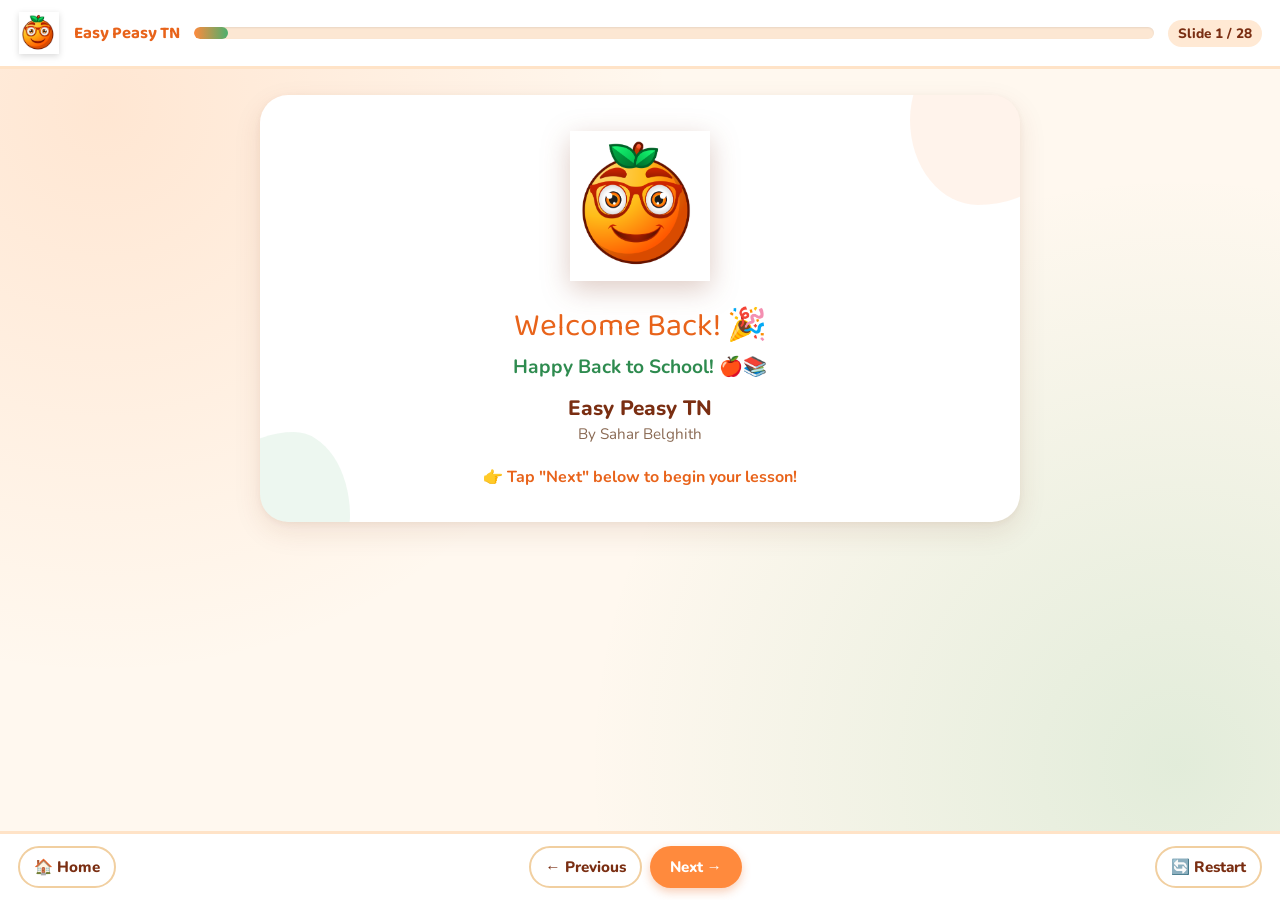
<file: lessons/review-session.html>
<!DOCTYPE html>
<html lang="en">
<head>
<meta charset="UTF-8">
<meta name="viewport" content="width=device-width, initial-scale=1.0">
<title>Easy Peasy TN — Back to School Lesson</title>
<style>
@import url('https://fonts.googleapis.com/css2?family=Baloo+2:wght@500;700;800&family=Nunito:wght@400;600;700;800&display=swap');

:root{
  --orange:#FF8A3D;
  --orange-dark:#E8631A;
  --leaf:#4CAF6D;
  --leaf-dark:#2E8B4F;
  --cream:#FFF8EF;
  --maroon:#7A2E12;
  --sky:#3E8FC4;
  --purple:#8B5FBF;
  --paper:#FFFFFF;
  --danger:#E4572E;
  font-size:16px;
}
*{box-sizing:border-box;}
html,body{height:100%;}
body{
  margin:0;
  font-family:'Nunito', -apple-system, BlinkMacSystemFont, 'Segoe UI', sans-serif;
  background:
    radial-gradient(circle at 8% 12%, rgba(255,138,61,0.16) 0, transparent 40%),
    radial-gradient(circle at 92% 85%, rgba(76,175,109,0.16) 0, transparent 42%),
    var(--cream);
  color:#3B2A20;
  min-height:100%;
  display:flex;
  flex-direction:column;
}
h1,h2,h3,.brand,.big-title{
  font-family:'Baloo 2', 'Nunito', sans-serif;
}
/* ---------- HEADER ---------- */
.topbar{
  display:flex;
  align-items:center;
  gap:14px;
  padding:12px 18px;
  background:var(--paper);
  border-bottom:3px solid #FFE3C7;
  position:sticky;
  top:0;
  z-index:20;
}
.topbar img.logo-mini{
  width:42px;height:42px;object-fit:contain;flex-shrink:0;
  filter:drop-shadow(0 2px 3px rgba(0,0,0,0.15));
}
.brand{
  font-weight:700;
  color:var(--orange-dark);
  font-size:1.05rem;
  white-space:nowrap;
}
.progress-wrap{
  flex:1;
  height:12px;
  background:#FCE7D3;
  border-radius:999px;
  overflow:hidden;
  box-shadow:inset 0 1px 2px rgba(0,0,0,0.08);
}
.progress-fill{
  height:100%;
  width:0%;
  background:linear-gradient(90deg, var(--orange), var(--leaf));
  border-radius:999px;
  transition:width .35s ease;
}
.slide-counter{
  font-weight:800;
  color:var(--maroon);
  font-size:0.85rem;
  white-space:nowrap;
  background:#FFE9D4;
  padding:4px 10px;
  border-radius:999px;
}
/* ---------- STAGE ---------- */
.stage-outer{
  flex:1;
  display:flex;
  justify-content:center;
  padding:26px 16px 130px;
}
.stage{
  width:100%;
  max-width:760px;
}
.slide-card{
  background:var(--paper);
  border-radius:28px;
  padding:30px 32px 34px;
  box-shadow:0 10px 28px rgba(122,46,18,0.10), 0 2px 6px rgba(122,46,18,0.06);
  position:relative;
  overflow:hidden;
  animation:pop .35s ease;
}
@keyframes pop{ from{opacity:0; transform:translateY(10px);} to{opacity:1; transform:translateY(0);} }
.slide-card::before{
  content:"";
  position:absolute;
  top:-60px; right:-60px;
  width:170px;height:170px;
  border-radius:45% 55% 60% 40%/50% 45% 55% 50%;
  background:rgba(255,138,61,0.10);
  z-index:0;
}
.slide-card::after{
  content:"";
  position:absolute;
  bottom:-50px; left:-50px;
  width:140px;height:140px;
  border-radius:60% 40% 45% 55%/55% 60% 40% 45%;
  background:rgba(76,175,109,0.10);
  z-index:0;
}
.slide-card > *{ position:relative; z-index:1; }
.tag{
  display:inline-block;
  background:var(--leaf);
  color:#fff;
  font-weight:800;
  font-size:0.72rem;
  letter-spacing:0.3px;
  padding:5px 14px;
  border-radius:999px;
  margin-bottom:12px;
}
.tag.orange{background:var(--orange-dark);}
.tag.purple{background:var(--purple);}
.tag.sky{background:var(--sky);}
h2.slide-title{
  margin:0 0 14px;
  font-size:1.5rem;
  color:var(--maroon);
  line-height:1.25;
}
h3.sub-heading{
  margin:18px 0 8px;
  color:var(--orange-dark);
  font-size:1.08rem;
}
p{ line-height:1.65; margin:0 0 12px; }
.mini-label{ font-size:0.85rem; color:#8a6a54; font-style:italic; }
.instructions{
  background:#FFF3E5;
  border-left:5px solid var(--orange);
  padding:10px 16px;
  border-radius:12px;
  font-weight:700;
  color:var(--maroon);
  margin-bottom:16px;
}
.passage-box{
  background:#FFFDF8;
  border:2px dashed #F1CFA0;
  border-radius:18px;
  padding:18px 20px;
  margin-bottom:16px;
}
.passage-box p{margin-bottom:10px;}
.passage-source{ text-align:right; font-size:0.8rem; color:#a3866d; font-style:italic; }
.letter-badge{
  display:inline-block;
  background:var(--sky);
  color:#fff;
  font-weight:800;
  border-radius:8px;
  width:22px;height:22px;
  text-align:center;
  line-height:22px;
  margin-right:8px;
  font-size:0.8rem;
}
/* ---------- BUTTONS / OPTIONS ---------- */
.options{display:flex; flex-direction:column; gap:10px; margin:14px 0;}
.opt-btn{
  text-align:left;
  padding:12px 16px;
  border-radius:14px;
  border:2px solid #F1CFA0;
  background:#fff;
  font-family:inherit;
  font-size:0.98rem;
  font-weight:700;
  color:#3B2A20;
  cursor:pointer;
  transition:transform .12s ease, background .2s ease, border-color .2s ease;
}
.opt-btn:hover:not(:disabled){ transform:translateY(-2px); border-color:var(--orange); }
.opt-btn:disabled{ cursor:default; }
.opt-btn.correct{ background:#E7F6EA; border-color:var(--leaf-dark); color:var(--leaf-dark); }
.opt-btn.wrong{ background:#FDE9E4; border-color:var(--danger); color:var(--danger); opacity:0.85;}
.feedback{ margin-top:10px; font-weight:700; min-height:1.2em; }
.fb-correct{ color:var(--leaf-dark); }
.fb-wrong{ color:var(--danger); }
.hint{ color:#8a6a54; font-weight:600; font-size:0.92rem; }

.chips{display:flex; flex-wrap:wrap; gap:9px; margin:12px 0;}
.chip{
  padding:9px 15px;
  border-radius:999px;
  border:2px solid #F1CFA0;
  background:#fff;
  font-family:inherit;
  font-weight:700;
  font-size:0.92rem;
  cursor:pointer;
  color:#3B2A20;
  transition:all .15s ease;
}
.chip:hover{ transform:translateY(-1px); }
.chip-selected{ background:var(--orange); color:#fff; border-color:var(--orange-dark); }
.chip-correct{ background:#E7F6EA; border-color:var(--leaf-dark); color:var(--leaf-dark); }
.chip-wrong{ background:#FDE9E4; border-color:var(--danger); color:var(--danger); }
.chip-missed{ background:#FFF3D6; border-color:#E0A639; color:#8a5a00; }
.chip.locked{ opacity:0.6; cursor:default; }

.btn-check{
  margin-top:8px;
  padding:11px 22px;
  border:none;
  border-radius:999px;
  background:linear-gradient(120deg, var(--leaf), var(--leaf-dark));
  color:#fff;
  font-weight:800;
  font-family:inherit;
  font-size:0.95rem;
  cursor:pointer;
  box-shadow:0 4px 10px rgba(46,139,79,0.28);
}
.btn-check:hover{ filter:brightness(1.05); }
.btn-check:disabled{ opacity:0.55; cursor:default; }
.btn-secondary{
  margin-top:8px; margin-right:8px;
  padding:10px 18px;
  border:2px solid #F1CFA0;
  border-radius:999px;
  background:#fff;
  font-weight:800;
  font-family:inherit;
  cursor:pointer;
  color:var(--maroon);
}

/* vocab cards */
.vocab-grid{ display:grid; grid-template-columns:repeat(auto-fit, minmax(190px,1fr)); gap:12px; margin:14px 0; }
.vocab-card{
  background:#FFFBF3;
  border:2px solid #F6DDBB;
  border-radius:16px;
  padding:14px 16px;
  cursor:pointer;
  min-height:78px;
  transition:box-shadow .2s ease;
}
.vocab-card:hover{ box-shadow:0 6px 14px rgba(122,46,18,0.10); }
.vocab-front{ display:flex; flex-direction:column; align-items:flex-start; gap:4px; }
.vocab-emoji{ font-size:1.6rem; }
.tap-hint{ font-size:0.72rem; color:#b0906f; font-style:italic; }
.vocab-back{ display:none; font-size:0.88rem; }
.vocab-back p{ margin:0 0 6px; }
.vocab-card.flipped .vocab-front{ display:none; }
.vocab-card.flipped .vocab-back{ display:block; }

/* categorize */
.chip-pool{ display:flex; flex-wrap:wrap; gap:9px; margin:10px 0 18px; padding:12px; background:#FFF8EF; border-radius:14px; min-height:50px;}
.cats-wrap{ display:flex; gap:14px; flex-wrap:wrap; }
.cat-box{
  flex:1; min-width:200px;
  background:#F3FBF4;
  border:2px solid #CDEBD2;
  border-radius:16px;
  padding:12px;
  cursor:pointer;
}
.cat-label{ font-weight:800; color:var(--leaf-dark); margin-bottom:8px; font-size:0.92rem; }
.dropzone{ min-height:60px; display:flex; flex-wrap:wrap; gap:8px; align-content:flex-start; }

/* matching */
.match-wrap{ display:flex; gap:18px; margin:14px 0; flex-wrap:wrap; }
.match-col{ flex:1; min-width:220px; display:flex; flex-direction:column; gap:8px; }
.match-item{
  padding:10px 14px;
  border-radius:12px;
  border:2px solid #F1CFA0;
  background:#fff;
  cursor:pointer;
  font-weight:700;
  font-size:0.92rem;
}
.match-item:hover{ border-color:var(--orange); }
.match-selected{ background:var(--orange); color:#fff; }
.match-correct{ background:#E7F6EA; border-color:var(--leaf-dark); color:var(--leaf-dark); }
.match-wrong{ background:#FDE9E4; border-color:var(--danger); color:var(--danger); }
.pair-tag{ font-weight:800; margin-left:6px; }

/* order */
.order-pool{ display:flex; flex-wrap:wrap; gap:8px; margin:10px 0; }
.order-btn{
  padding:9px 14px; border-radius:12px; border:2px solid #F1CFA0; background:#fff;
  cursor:pointer; font-weight:700; font-size:0.88rem; text-align:left;
}
.order-btn.used{ opacity:0.35; cursor:default; }
.order-chosen{ display:flex; flex-wrap:wrap; gap:8px; margin:10px 0; padding:12px; background:#FFF8EF; border-radius:14px; min-height:44px;}
.order-tag{ background:var(--sky); color:#fff; padding:6px 12px; border-radius:999px; font-weight:800; font-size:0.82rem;}
.order-controls{ margin-top:6px; }

/* odd one out */
.odd-row{ display:flex; align-items:center; flex-wrap:wrap; gap:8px; margin-bottom:12px; }
.odd-btn{
  padding:9px 14px; border-radius:12px; border:2px solid #F1CFA0; background:#fff;
  cursor:pointer; font-weight:700; font-size:0.9rem;
}
.odd-btn.correct{ background:#E7F6EA; border-color:var(--leaf-dark); color:var(--leaf-dark); }
.odd-btn.wrong{ background:#FDE9E4; border-color:var(--danger); color:var(--danger); }
.odd-fb{ font-weight:800; }

/* fill-in paragraph */
.fill-paragraph{ background:#FFFDF8; border:2px dashed #F1CFA0; border-radius:16px; padding:16px 18px; font-size:1rem; line-height:2.1; }
select.inline-select, input.inline-input{
  font-family:inherit; font-weight:700; font-size:0.92rem;
  padding:4px 8px; margin:0 3px; border-radius:8px; border:2px solid #E0A639;
  background:#FFF7E8; color:var(--maroon);
}
select.sel-correct, input.sel-correct{ border-color:var(--leaf-dark); background:#E7F6EA; }
select.sel-wrong, input.sel-wrong{ border-color:var(--danger); background:#FDE9E4; }

/* welcome slide */
.welcome{ text-align:center; padding-top:6px; }
.welcome img.logo-big{ width:150px; height:150px; object-fit:contain; filter:drop-shadow(0 8px 14px rgba(122,46,18,0.25)); margin-bottom:6px;}
.welcome .big-title{ font-size:2rem; color:var(--orange-dark); margin:8px 0 2px; }
.welcome .sub1{ font-size:1.2rem; color:var(--leaf-dark); font-weight:700; margin-bottom:14px; }
.welcome .brandline{ font-size:1.3rem; font-weight:800; color:var(--maroon); }
.welcome .byline{ font-size:0.95rem; color:#8a6a54; margin-top:2px; }
.welcome .start-hint{ margin-top:22px; font-weight:700; color:var(--orange-dark); }

.divider-slide{ text-align:center; padding:26px 0; }
.divider-slide .big-emoji{ font-size:3rem; }

.final-slide{ text-align:center; }
.final-slide .big-emoji{ font-size:3.4rem; margin-bottom:6px; }

/* ---------- FOOTER NAV ---------- */
.navbar{
  position:fixed; bottom:0; left:0; right:0;
  background:var(--paper);
  border-top:3px solid #FFE3C7;
  padding:12px 18px;
  display:flex; align-items:center; justify-content:space-between; gap:10px;
  z-index:20;
}
.nav-btn{
  padding:11px 20px;
  border:none;
  border-radius:999px;
  font-family:inherit;
  font-weight:800;
  font-size:0.95rem;
  cursor:pointer;
  background:var(--orange);
  color:#fff;
  box-shadow:0 4px 10px rgba(232,99,26,0.3);
}
.nav-btn:disabled{ background:#EFD9C2; color:#fff; box-shadow:none; cursor:default; }
.nav-btn.ghost{ background:#fff; color:var(--maroon); border:2px solid #F1CFA0; box-shadow:none; padding:9px 14px; }
.nav-center{ display:flex; gap:8px; }

@media (max-width:600px){
  .slide-card{ padding:22px 18px 26px; border-radius:22px; }
  h2.slide-title{ font-size:1.25rem; }
  .brand{ display:none; }
  .match-wrap{ flex-direction:column; }
  .navbar{ padding:10px 10px; }
  .nav-btn{ padding:10px 14px; font-size:0.88rem; }
}
</style>
</head>
<body>

<div class="topbar">
  <img class="logo-mini" src="[data-uri]" alt="Easy Peasy TN logo">
  <div class="brand">Easy Peasy TN</div>
  <div class="progress-wrap"><div class="progress-fill" id="progressFill"></div></div>
  <div class="slide-counter" id="slideCounter">Slide 1 / 1</div>
</div>

<div class="stage-outer">
  <div class="stage">
    <div class="slide-card" id="stage"></div>
  </div>
</div>

<div class="navbar">
  <button class="nav-btn ghost" id="btnHome">🏠 Home</button>
  <div class="nav-center">
    <button class="nav-btn ghost" id="btnPrev">← Previous</button>
    <button class="nav-btn" id="btnNext">Next →</button>
  </div>
  <button class="nav-btn ghost" id="btnRestart">🔄 Restart</button>
</div>

<script>
/* ============ HELPERS ============ */
function el(tag, cls, html){
  const e = document.createElement(tag);
  if(cls) e.className = cls;
  if(html !== undefined) e.innerHTML = html;
  return e;
}
const PRAISE = ["Excellent! 🌟","Great job! 🎉","You're doing amazing! 🚀","Fantastic! ⭐","Now you've got it! 💡","Great thinking! 🧠","Superb! 😊"];
function pickPraise(){ return PRAISE[Math.floor(Math.random()*PRAISE.length)]; }

function heading(container, tagText, tagClass, title){
  if(tagText){
    const t = el('span','tag'+(tagClass?(' '+tagClass):''), tagText);
    container.appendChild(t);
  }
  if(title){
    const h = el('h2','slide-title', title);
    container.appendChild(h);
  }
}
function para(container, text){ container.appendChild(el('p',null,text)); }
function instr(container, text){ container.appendChild(el('div','instructions', text)); }
function passageBox(container, paragraphs, source){
  const box = el('div','passage-box');
  paragraphs.forEach(t=> box.appendChild(el('p',null,t)));
  if(source) box.appendChild(el('div','passage-source', source));
  container.appendChild(box);
}
function subHead(container, text){ container.appendChild(el('h3','sub-heading', text)); }

/* single-answer multiple choice */
function singleChoice(container, options, correctIndex, explanationCorrect, explanationWrong){
  const wrap = el('div','options');
  const fb = el('div','feedback');
  options.forEach((opt,i)=>{
    const b = el('button','opt-btn', opt);
    b.type='button';
    b.addEventListener('click', ()=>{
      if(b.classList.contains('correct')) return;
      if(i===correctIndex){
        b.classList.add('correct');
        [...wrap.children].forEach(c=>c.disabled=true);
        fb.innerHTML = '<span class="fb-correct">✅ Correct! '+pickPraise()+'</span>'+(explanationCorrect?('<p>'+explanationCorrect+'</p>'):'');
      } else {
        b.classList.add('wrong');
        b.disabled = true;
        fb.innerHTML = '<span class="fb-wrong">❌ Not quite! 😊 Try again!</span>'+(explanationWrong?('<p class="hint">💡 '+explanationWrong+'</p>'):'');
      }
    });
    wrap.appendChild(b);
  });
  container.appendChild(wrap);
  container.appendChild(fb);
}

/* multi-select chip check */
function multiSelect(container, words, correctList, note){
  const correctSet = new Set(correctList);
  const wrap = el('div','chips');
  const selected = new Set();
  words.forEach(w=>{
    const b = el('button','chip', w);
    b.type='button';
    b.addEventListener('click', ()=>{
      if(b.disabled) return;
      b.classList.toggle('chip-selected');
      if(selected.has(w)) selected.delete(w); else selected.add(w);
    });
    wrap.appendChild(b);
  });
  const checkBtn = el('button','btn-check','Check my answers ✅');
  checkBtn.type='button';
  const fb = el('div','feedback');
  checkBtn.addEventListener('click', ()=>{
    let allCorrect = true;
    [...wrap.children].forEach(b=>{
      const w = b.textContent;
      const isSel = selected.has(w);
      const shouldBe = correctSet.has(w);
      b.classList.remove('chip-selected');
      if(isSel && shouldBe) b.classList.add('chip-correct');
      else if(isSel && !shouldBe){ b.classList.add('chip-wrong'); allCorrect=false; }
      else if(!isSel && shouldBe){ b.classList.add('chip-missed'); allCorrect=false; }
      b.disabled = true;
    });
    fb.innerHTML = allCorrect ? '<span class="fb-correct">✅ '+pickPraise()+' You found them all!</span>' : '<span class="fb-wrong">😊 Good try! Orange/yellow words show what to fix.</span>';
    if(note) fb.innerHTML += '<p>'+note+'</p>';
    checkBtn.disabled = true;
  });
  container.append(wrap, checkBtn, fb);
}

/* vocab flip grid */
function vocabGrid(container, words){
  const grid = el('div','vocab-grid');
  words.forEach(w=>{
    const card = el('div','vocab-card');
    const front = el('div','vocab-front','<span class="vocab-emoji">'+w.emoji+'</span><strong>'+w.word+'</strong><span class="tap-hint">tap to reveal</span>');
    const back = el('div','vocab-back','<p><b>Meaning:</b> '+w.meaning+'</p><p><b>Synonyms:</b> '+w.synonyms.join(', ')+'</p><p><b>Example:</b> "'+w.example+'"</p>');
    card.append(front, back);
    card.addEventListener('click', ()=> card.classList.toggle('flipped'));
    grid.appendChild(card);
  });
  container.appendChild(grid);
}

/* categorize (click chip, click category) */
function categorize(container, items, categories, answerMap){
  const allChips = [];
  let selectedChip = null;
  container.appendChild(el('div','mini-label','👉 Click a word, then click the category box where it belongs.'));
  const pool = el('div','chip-pool');
  const catsWrap = el('div','cats-wrap');
  categories.forEach(c=>{
    const box = el('div','cat-box');
    box.appendChild(el('div','cat-label', c.label));
    const dz = el('div','dropzone');
    box.appendChild(dz);
    box.addEventListener('click', ()=>{
      if(selectedChip){
        dz.appendChild(selectedChip);
        selectedChip.classList.remove('chip-selected');
        selectedChip.dataset.cat = c.key;
        selectedChip = null;
      }
    });
    catsWrap.appendChild(box);
  });
  items.forEach(text=>{
    const chip = el('button','chip', text);
    chip.type='button';
    chip.addEventListener('click', (e)=>{
      e.stopPropagation();
      if(selectedChip===chip){ chip.classList.remove('chip-selected'); selectedChip=null; return; }
      if(selectedChip) selectedChip.classList.remove('chip-selected');
      selectedChip = chip;
      chip.classList.add('chip-selected');
    });
    allChips.push(chip);
    pool.appendChild(chip);
  });
  const checkBtn = el('button','btn-check','Check my answers ✅');
  checkBtn.type='button';
  const fb = el('div','feedback');
  checkBtn.addEventListener('click', ()=>{
    let allCorrect = true;
    allChips.forEach(chip=>{
      const text = chip.textContent;
      const got = chip.dataset.cat;
      const right = answerMap[text];
      chip.classList.remove('chip-correct','chip-wrong');
      if(got===right) chip.classList.add('chip-correct');
      else { chip.classList.add('chip-wrong'); allCorrect=false; }
    });
    fb.innerHTML = allCorrect? '<span class="fb-correct">✅ '+pickPraise()+' All correct!</span>' : '<span class="fb-wrong">😊 Orange words are not in the right box yet — try moving them.</span>';
  });
  container.append(pool, catsWrap, checkBtn, fb);
}

/* matching (click left then right) */
function matchPairs(container, leftItems, rightItems, correctMap){
  let selectedLeft = null;
  const pairs = {};
  container.appendChild(el('div','mini-label','👉 Click an item on the left, then its match on the right.'));
  const wrap = el('div','match-wrap');
  const leftCol = el('div','match-col');
  const rightCol = el('div','match-col');
  const leftEls = [];
  leftItems.forEach((txt,i)=>{
    const item = el('div','match-item', (i+1)+'. '+txt);
    item.addEventListener('click', ()=>{
      leftEls.forEach(e2=>e2.classList.remove('match-selected'));
      selectedLeft = i;
      item.classList.add('match-selected');
    });
    leftEls.push(item);
    leftCol.appendChild(item);
  });
  rightItems.forEach((txt,j)=>{
    const item = el('div','match-item', String.fromCharCode(97+j)+'. '+txt);
    item.addEventListener('click', ()=>{
      if(selectedLeft===null) return;
      pairs[selectedLeft] = j;
      const le = leftEls[selectedLeft];
      le.classList.remove('match-selected');
      const old = le.querySelector('.pair-tag');
      if(old) old.remove();
      le.appendChild(el('span','pair-tag', ' → '+String.fromCharCode(97+j)));
      selectedLeft = null;
    });
    rightCol.appendChild(item);
  });
  wrap.append(leftCol, rightCol);
  const checkBtn = el('button','btn-check','Check my answers ✅');
  checkBtn.type='button';
  const fb = el('div','feedback');
  checkBtn.addEventListener('click', ()=>{
    let allCorrect = true;
    leftEls.forEach((leftEl,i)=>{
      leftEl.classList.remove('match-correct','match-wrong');
      if(pairs[i]===correctMap[i]) leftEl.classList.add('match-correct');
      else { leftEl.classList.add('match-wrong'); allCorrect=false; }
    });
    fb.innerHTML = allCorrect? '<span class="fb-correct">✅ '+pickPraise()+' Perfect matching!</span>':'<span class="fb-wrong">😊 Red items need a new match — give it another try!</span>';
  });
  container.append(wrap, checkBtn, fb);
}

/* order exercise */
function orderExercise(container, sentences, correctOrder){
  container.appendChild(el('div','mini-label','👉 Click the sentences in the order that makes the best paragraph.'));
  const poolWrap = el('div','order-pool');
  const chosenWrap = el('div','order-chosen');
  const chosen = [];
  const btns = {};
  sentences.forEach(s=>{
    const b = el('button','order-btn', s.label.toUpperCase()+') '+s.text);
    b.type='button';
    b.addEventListener('click', ()=>{
      if(b.disabled) return;
      chosen.push(s.label);
      b.disabled = true;
      b.classList.add('used');
      renderChosen();
    });
    btns[s.label]=b;
    poolWrap.appendChild(b);
  });
  function renderChosen(){
    chosenWrap.innerHTML = '';
    if(!chosen.length){ chosenWrap.appendChild(el('span','mini-label','Your order will appear here…')); return; }
    chosen.forEach((lab,idx)=> chosenWrap.appendChild(el('span','order-tag', (idx+1)+'. '+lab.toUpperCase())) );
  }
  renderChosen();
  const controls = el('div','order-controls');
  const undoBtn = el('button','btn-secondary','↩️ Undo last');
  undoBtn.type='button';
  undoBtn.addEventListener('click', ()=>{
    const last = chosen.pop();
    if(last){ btns[last].disabled=false; btns[last].classList.remove('used'); renderChosen(); }
  });
  const checkBtn = el('button','btn-check','Check my order ✅');
  checkBtn.type='button';
  const fb = el('div','feedback');
  checkBtn.addEventListener('click', ()=>{
    const ok = chosen.length===correctOrder.length && chosen.every((l,i)=>l===correctOrder[i]);
    fb.innerHTML = ok? '<span class="fb-correct">✅ '+pickPraise()+' That\'s a coherent order!</span>' : '<span class="fb-wrong">😊 Not quite in order yet — think about which sentence introduces the topic first.</span>';
  });
  controls.append(undoBtn, checkBtn);
  container.append(poolWrap, chosenWrap, controls, fb);
}

/* odd one out */
function oddOneOut(container, groups){
  groups.forEach(g=>{
    const row = el('div','odd-row');
    const fb = el('span','odd-fb');
    g.words.forEach((w,i)=>{
      const b = el('button','odd-btn', w);
      b.type='button';
      b.addEventListener('click', ()=>{
        if(row.dataset.done) return;
        if(i===g.oddIndex){
          b.classList.add('correct');
          row.dataset.done='1';
          fb.textContent = ' ✅ '+pickPraise();
        } else {
          b.classList.add('wrong');
          fb.textContent = ' ❌ Try another word!';
        }
      });
      row.appendChild(b);
    });
    row.appendChild(fb);
    container.appendChild(row);
  });
}

/* inline choice paragraph (select dropdowns) */
function inlineChoiceParagraph(container, template, blanksOptions, correctAnswers){
  const p = el('p','fill-paragraph');
  const parts = template.split(/\{(\d)\}/);
  const selects = [];
  parts.forEach((part,i)=>{
    if(i%2===0){ p.appendChild(document.createTextNode(part)); }
    else {
      const idx = parseInt(part,10);
      const sel = document.createElement('select');
      sel.className='inline-select';
      const blank = document.createElement('option'); blank.value=''; blank.textContent='choose…';
      sel.appendChild(blank);
      blanksOptions[idx].forEach(opt=>{
        const o = document.createElement('option'); o.value=opt; o.textContent=opt; sel.appendChild(o);
      });
      selects[idx]=sel;
      p.appendChild(sel);
    }
  });
  container.appendChild(p);
  const checkBtn = el('button','btn-check','Check my answers ✅');
  checkBtn.type='button';
  const fb = el('div','feedback');
  checkBtn.addEventListener('click', ()=>{
    let allCorrect=true;
    selects.forEach((sel,i)=>{
      sel.classList.remove('sel-correct','sel-wrong');
      if(sel.value===correctAnswers[i]) sel.classList.add('sel-correct');
      else { sel.classList.add('sel-wrong'); allCorrect=false; }
    });
    fb.innerHTML = allCorrect? '<span class="fb-correct">✅ '+pickPraise()+' All correct!</span>':'<span class="fb-wrong">😊 Some answers need fixing — check the red boxes.</span>';
  });
  container.append(checkBtn, fb);
}

/* inline input paragraph (text inputs) */
function inlineInputParagraph(container, template, correctAnswersList, hint){
  const p = el('p','fill-paragraph');
  const parts = template.split(/\{(\d)\}/);
  const inputs = [];
  parts.forEach((part,i)=>{
    if(i%2===0){ p.appendChild(document.createTextNode(part)); }
    else {
      const idx = parseInt(part,10);
      const inp = document.createElement('input');
      inp.type='text'; inp.className='inline-input';
      inp.size = Math.max(6, correctAnswersList[idx][0].length+1);
      inputs[idx]=inp;
      p.appendChild(inp);
    }
  });
  container.appendChild(p);
  const checkBtn = el('button','btn-check','Check my answers ✅');
  checkBtn.type='button';
  const fb = el('div','feedback');
  checkBtn.addEventListener('click', ()=>{
    let allCorrect = true;
    inputs.forEach((inp,i)=>{
      const val = inp.value.trim().toLowerCase();
      const ok = correctAnswersList[i].some(a=>a.toLowerCase()===val);
      inp.classList.remove('sel-correct','sel-wrong');
      if(ok) inp.classList.add('sel-correct'); else { inp.classList.add('sel-wrong'); allCorrect=false; }
    });
    fb.innerHTML = allCorrect? '<span class="fb-correct">✅ '+pickPraise()+' Great grammar!</span>' : '<span class="fb-wrong">😊 Check the red boxes and try again!</span>';
    if(!allCorrect && hint) fb.innerHTML += '<p class="hint">💡 '+hint+'</p>';
  });
  container.append(checkBtn, fb);
}

function revealBox(container, buttonText, revealHtml){
  const btn = el('button','btn-check', buttonText);
  btn.type='button';
  const box = el('div','instructions');
  box.style.display='none';
  box.innerHTML = revealHtml;
  btn.addEventListener('click', ()=>{ box.style.display='block'; btn.disabled=true; });
  container.append(btn, box);
}
</script>
<script>
/* ================= SLIDE DEFINITIONS ================= */
const SLIDES = [];

/* 0. WELCOME */
SLIDES.push(function(c){
  c.classList.add('welcome-slide');
  const w = el('div','welcome');
  w.innerHTML =
    '<img class="logo-big" src="[data-uri]" alt="Easy Peasy TN logo">'+
    '<div class="big-title">Welcome Back! 🎉</div>'+
    '<div class="sub1">Happy Back to School! 🍎📚</div>'+
    '<div class="brandline">Easy Peasy TN</div>'+
    '<div class="byline">By Sahar Belghith</div>'+
    '<div class="start-hint">👉 Tap "Next" below to begin your lesson!</div>';
  c.appendChild(w);
});

/* 1. READING 1 - PASSAGE */
SLIDES.push(function(c){
  heading(c,'READING 1','orange','Animal Lovers 🐾');
  instr(c,'Read the text, then answer the questions.');
  passageBox(c, [
    "Animal lovers value their pets. They would prefer the company of their pets to a human companion. Besides providing companionship, owning a pet has actually saved lives!",
    "Animals are thought to have strong feelings or intuition that humans don't. Some of the amazing examples of the strong feelings of animals are those where they have sensed a near future self-killing or suicide and saved a human's life.",
    "According to Sheldrake, when one woman with marital problems decided to end her life by overdosing on pills, her 15-year-old Spaniel, who had been sleeping, ran in and, for the first time in his life, began snarling viciously and barking at her.",
    "She was so shocked by his behavior that she put the bottle down and sat on the sofa. The dog immediately jumped up next to her and began frantically licking her face, while wagging his whole body.",
    "Animals also decrease feelings of loneliness and isolation, making residents more likely to smile, talk, reach out to people and experience a greater sense of well-being."
  ], "www.pacificnet.net");
});

/* 2. CONCEPT: TEXT TYPES */
SLIDES.push(function(c){
  heading(c,'READING 1','orange','What Kind of Writing Is This? 🤔');
  instr(c,'Before you answer, tap each card to learn about the 4 text types.');
  vocabGrid(c, [
    {word:'Descriptive', emoji:'🖼️', meaning:'Tells us what a person, place, animal, or thing is like.', synonyms:['describing'], example:'The little kitten has soft white fur and big blue eyes.'},
    {word:'Narrative', emoji:'📖', meaning:'Tells a story and tells us what happened.', synonyms:['story-telling'], example:'Yesterday, Tom found a lost dog and took it home.'},
    {word:'Expository', emoji:'💡', meaning:'Gives information or explains something. It teaches us facts.', synonyms:['informative'], example:'Bees make honey by collecting nectar from flowers.'},
    {word:'Argumentative', emoji:'⚖️', meaning:'Gives an opinion and tries to convince the reader.', synonyms:['persuasive'], example:'Schools should start later because students need more sleep.'}
  ]);
});

/* 3. READING 1 Q1 - TEXT TYPE */
SLIDES.push(function(c){
  heading(c,'READING 1 · Question 1','orange','What is the text type?');
  singleChoice(c, ['a) descriptive','b) narrative','c) argumentative','d) expository'], 3,
    'The text gives us facts and information about animals and their behavior — it teaches us something, so it is <b>expository</b>.',
    'Think about it: does the text tell a story, describe one thing, argue an opinion, or teach us facts?');
});

/* 4. READING 1 Q2 - TITLE */
SLIDES.push(function(c){
  heading(c,'READING 1 · Question 2','orange','Choose the most suitable title for the text.');
  singleChoice(c, ['a) Dangerous pets','b) Benefits of pets','c) Saving pets'], 1,
    'The whole text is about the good things pets do for us — companionship, saving lives, and reducing loneliness. That\'s why "Benefits of pets" fits best.',
    'Look at the whole text, not just one detail. What is the general idea?');
});

/* 5. READING 1 Q3 - VOCAB ADJECTIVES */
SLIDES.push(function(c){
  heading(c,'READING 1 · Question 3','orange','Choose the adjectives that best describe the dog 🐕');
  instr(c,'faithful – courageous – dangerous – friendly – intelligent – ferocious – intuitive');
  multiSelect(c, ['faithful','courageous','dangerous','friendly','intelligent','ferocious','intuitive'],
    ['faithful','courageous','intelligent','intuitive','friendly'],
    'The dog sensed danger (intuitive), acted bravely (courageous), understood the situation (intelligent), stayed loyal to his owner (faithful) and was gentle and loving (friendly). He was not dangerous or ferocious — he only barked to protect his owner!');
});

/* 6. READING 1 VOCAB CARDS */
SLIDES.push(function(c){
  heading(c,'READING 1 · Vocabulary','orange','Word Cards 🃏');
  instr(c,'Tap a card to see its meaning, synonyms and an example.');
  vocabGrid(c, [
    {word:'Faithful', emoji:'❤️', meaning:'Someone who stays loyal and does not leave you.', synonyms:['loyal','devoted'], example:'My dog is faithful. He always stays with me.'},
    {word:'Courageous', emoji:'🦁', meaning:'Being brave, even when something is scary.', synonyms:['brave','bold'], example:'The firefighter was courageous when he ran into the burning house.'},
    {word:'Dangerous', emoji:'⚠️', meaning:'Something that can hurt you.', synonyms:['risky','harmful'], example:'It is dangerous to run near the swimming pool.'},
    {word:'Friendly', emoji:'😊', meaning:'Kind and nice to others.', synonyms:['kind','warm'], example:'Our new neighbor is very friendly and always says hello.'},
    {word:'Intelligent', emoji:'🧠', meaning:'Smart, able to understand and learn quickly.', synonyms:['smart','clever'], example:'Dolphins are very intelligent animals.'},
    {word:'Ferocious', emoji:'😠', meaning:'Very fierce, wild and aggressive.', synonyms:['fierce','savage'], example:'The ferocious lion roared loudly.'},
    {word:'Intuitive', emoji:'🔮', meaning:'Knowing or feeling something without being told.', synonyms:['instinctive'], example:'She had an intuitive feeling that something was wrong.'}
  ]);
});

/* 7. READING 2 - PASSAGE */
SLIDES.push(function(c){
  heading(c,'READING 2','leaf','The Gifts My Father Gave Me 🎁');
  instr(c,'Read the text, then answer the questions.');
  passageBox(c, [
    "My father is natural and comfortable wherever he is. He is always straightforward and just himself. He refuses to pretend anything. He is friendly to strangers, adventurous and inquisitive.",
    "My father gave me the gift of open doors. He implanted in me a sense of adventure, the challenge of new discoveries and the excitement of starting over with no fear…",
    "As a child, I enjoyed that, and now, I think I'll project it. I will give my son a mirror: not that he should be proud, but that he should see who he is. I'll give my son a stick: not to beat others, but to give support. I'll give my son learning: not to impress others, but to open his mind. I'll give my son love: so that he will know it, give it and receive it in return.",
    "Then, I will send my son on his life's journey knowing that I have equipped him well."
  ]);
  subHead(c,'Before you answer 🤔');
  para(c,'a) In your opinion, what is the best gift a father can offer his son or daughter?');
  para(c,'b) Read the text and find out what gift the writer was given.');
  revealBox(c, '💭 Show a model answer', 'The writer received the "gift of open doors" — a sense of adventure, discovery, and the excitement of starting over without fear. Everyone\'s own opinion for part (a) can be different — there is no single right answer!');
});

/* 8. READING 2 Q2 - CATEGORIZE TABLE */
SLIDES.push(function(c){
  heading(c,'READING 2 · Question 2','leaf','Complete the Table 📋');
  instr(c,'Sort each gift: did his father give it to him, or will he give it to his son?');
  categorize(c,
    ['the gift of open doors','a sense of adventure','a mirror','a stick','learning','love'],
    [{key:'received', label:'The gifts his father gave him'},{key:'given', label:'The gifts he will give to his son'}],
    {'the gift of open doors':'received','a sense of adventure':'received','a mirror':'given','a stick':'given','learning':'given','love':'given'}
  );
});

/* 9. READING 2 Q3 - MATERIAL OR MORAL */
SLIDES.push(function(c){
  heading(c,'READING 2 · Question 3','leaf','Material or Moral Gifts? 💭');
  para(c,'Do you think the gifts mentioned in the text are material or moral? Which ones do you think are more valuable?');
  singleChoice(c, ['a) They are material gifts (things you can touch)','b) They are moral gifts (values and feelings)','c) A mix of both, but mostly moral'], 1,
    'A mirror, a stick, learning and love are not physical objects — they represent self-knowledge, support, wisdom and affection. These are moral gifts, and many people believe they are more valuable than material ones because they last a lifetime.',
    'Think about whether you can hold these "gifts" in your hand, or whether they are values and feelings.');
});

/* 10. READING 2 Q4 - VOCAB ADJECTIVES GOOD FATHER */
SLIDES.push(function(c){
  heading(c,'READING 2 · Question 4','leaf','Circle the adjectives that describe a good father 👨‍👧');
  instr(c,'reliable – honest – straightforward – selfish – frank – arrogant – encouraging – proud – authoritarian – truthful – adventurous – friendly');
  multiSelect(c, ['reliable','honest','straightforward','selfish','frank','arrogant','encouraging','proud','authoritarian','truthful','adventurous','friendly'],
    ['honest','straightforward','frank','truthful','friendly','adventurous','encouraging'],
    'The text says he is "straightforward and just himself," "refuses to pretend," and "friendly to strangers, adventurous." Being straightforward, honest, frank and truthful all mean he doesn\'t hide who he is. He is also encouraging — he wants his son to discover the world for himself. Selfish, arrogant and authoritarian are the opposite of how he is described!');
});

/* 11. READING 2 VOCAB CARDS PART 1 */
SLIDES.push(function(c){
  heading(c,'READING 2 · Vocabulary (1/2)','leaf','Word Cards 🃏');
  instr(c,'Tap a card to see its meaning, synonyms and an example.');
  vocabGrid(c, [
    {word:'Reliable', emoji:'👍', meaning:'Someone you can trust to do what they say.', synonyms:['dependable','trustworthy'], example:'Tom is reliable. He always arrives on time.'},
    {word:'Honest', emoji:'🙂', meaning:'Always telling the truth.', synonyms:['truthful','sincere'], example:'She is honest and never lies to her friends.'},
    {word:'Straightforward', emoji:'➡️', meaning:'Simple, clear, and not hiding anything.', synonyms:['direct','frank'], example:'He gave a straightforward answer to the question.'},
    {word:'Selfish', emoji:'🙄', meaning:'Caring only about yourself, not others.', synonyms:['self-centered'], example:'It was selfish of him to eat all the cake.'},
    {word:'Frank', emoji:'🗣️', meaning:'Saying exactly what you think, honestly.', synonyms:['candid','direct'], example:'To be frank, I think your plan needs some work.'},
    {word:'Arrogant', emoji:'😤', meaning:'Thinking you are better than everyone else.', synonyms:['conceited'], example:'The arrogant boy refused to listen to anyone\'s advice.'}
  ]);
});

/* 12. READING 2 VOCAB CARDS PART 2 */
SLIDES.push(function(c){
  heading(c,'READING 2 · Vocabulary (2/2)','leaf','Word Cards 🃏');
  instr(c,'Tap a card to see its meaning, synonyms and an example.');
  vocabGrid(c, [
    {word:'Encouraging', emoji:'💪', meaning:'Giving someone confidence to keep trying.', synonyms:['supportive'], example:'My coach is always encouraging when I make mistakes.'},
    {word:'Proud', emoji:'🏆', meaning:'Feeling pleased about something you or someone did.', synonyms:['satisfied'], example:'She felt proud when she passed her exam.'},
    {word:'Authoritarian', emoji:'📢', meaning:'Demanding total obedience, very strict and controlling.', synonyms:['strict','controlling'], example:'The authoritarian teacher never let students speak freely.'},
    {word:'Truthful', emoji:'✅', meaning:'Telling only the truth.', synonyms:['honest'], example:'Be truthful and tell me what really happened.'},
    {word:'Adventurous', emoji:'🧭', meaning:'Enjoying new and exciting experiences.', synonyms:['daring'], example:'He is adventurous and loves to travel to new places.'},
    {word:'Friendly', emoji:'😊', meaning:'Kind and pleasant to other people.', synonyms:['kind','warm'], example:'The friendly waiter smiled and helped us find a table.'}
  ]);
});

/* 13. READING 3 - PASSAGE */
SLIDES.push(function(c){
  heading(c,'READING 3','sky','Space Exploration 🚀');
  instr(c,'Read the following sentences, then do the activities below.');
  const box = el('div','passage-box');
  const sentences = [
    ['a','NASA believes that we can learn about ourselves, our origins, and even answer the question as to whether or not life exists on other planets.'],
    ['b','The billions of dollars could be used to feed the earth\'s poor and provide much needed housing, not to mention a better quality of life here on earth.'],
    ['c','Satellites help discover new water resources on our planet.'],
    ['d','The recent decision by the National Aeronautics and Space Administration (NASA) to explore the planet Mars has caused contradictory reactions.'],
    ['e','One side of the argument holds that space exploration is essential to the future of mankind.'],
    ['f','The other side of the argument believes that the money thrown away on space exploration could be better used to help solve immediate problems here on earth.']
  ];
  sentences.forEach(s=>{
    const p = el('p',null,'<span class="letter-badge">'+s[0].toUpperCase()+'</span>'+s[1]);
    box.appendChild(p);
  });
  c.appendChild(box);
  window.__reading3Sentences = sentences;
});

/* 14. READING 3 Q1 - CROSS OUT IRRELEVANT */
SLIDES.push(function(c){
  heading(c,'READING 3 · Question 1','sky','Cross out the irrelevant sentence');
  instr(c,'Which sentence does NOT deal with the same topic as the others?');
  singleChoice(c, ['A','B','C','D','E','F'], 2,
    'Sentence C ("Satellites help discover new water resources on our planet") is about satellites and water, not about the cost vs. benefit debate over Mars exploration. It doesn\'t belong with the rest!',
    'Look for the sentence that talks about a different subject from the Mars exploration debate.');
});

/* 15. READING 3 Q2 - TOPIC SENTENCE */
SLIDES.push(function(c){
  heading(c,'READING 3 · Question 2','sky','Identify the topic sentence');
  instr(c,'Which sentence introduces the main idea of the text?');
  singleChoice(c, ['A','B','C','D','E','F'], 3,
    'Sentence D introduces the subject: "The recent decision by NASA to explore the planet Mars has caused contradictory reactions." All the other sentences explain or support this main idea.',
    'The topic sentence usually comes first and introduces what the whole text is about.');
});

/* 16. READING 3 Q3 - REORDER */
SLIDES.push(function(c){
  heading(c,'READING 3 · Question 3','sky','Reorder the sentences 🧩');
  instr(c,'Put the 5 remaining sentences (not C) in a coherent order.');
  const sentences = [
    {label:'d', text:'The recent decision by NASA to explore the planet Mars has caused contradictory reactions.'},
    {label:'e', text:'One side of the argument holds that space exploration is essential to the future of mankind.'},
    {label:'a', text:'NASA believes that we can learn about ourselves, our origins, and even whether life exists on other planets.'},
    {label:'f', text:'The other side of the argument believes the money could be better used to solve immediate problems on earth.'},
    {label:'b', text:'The billions of dollars could be used to feed the earth\'s poor and provide much needed housing.'}
  ];
  // shuffle display order so it's not already correct
  const display = [sentences[2], sentences[0], sentences[4], sentences[1], sentences[3]];
  orderExercise(c, display, ['d','e','a','f','b']);
});

/* 17. READING 3 Q4 - OBJECTIVE/BIASED/INDIFFERENT */
SLIDES.push(function(c){
  heading(c,'READING 3 · Question 4','sky','Is the writer objective, biased or indifferent? 🎯');
  vocabGrid(c, [
    {word:'Objective', emoji:'🎯', meaning:'Looking at something fairly and using facts.', synonyms:['fair','balanced'], example:'The article gives facts about both sides.'},
    {word:'Biased', emoji:'⚠️', meaning:'Supporting one side and not being completely fair.', synonyms:['one-sided'], example:'The article only says good things about one team.'},
    {word:'Indifferent', emoji:'😐', meaning:'Not really caring about something.', synonyms:['uninterested'], example:'He was indifferent to the result.'}
  ]);
  singleChoice(c, ['a) Objective','b) Biased','c) Indifferent'], 0,
    'The writer presents BOTH sides of the argument fairly — the benefits of space exploration AND the concerns about its cost — without pushing one opinion. This makes the writer objective.',
    'Does the writer only support one opinion, or does he show both sides fairly?');
});

/* 18. READING 3 Q5 - SOURCE TYPE */
SLIDES.push(function(c){
  heading(c,'READING 3 · Question 5','sky','Where is this text taken from? 📄');
  vocabGrid(c, [
    {word:'Diary', emoji:'📔', meaning:'A personal record where someone writes about their experiences, thoughts and feelings.', synonyms:['journal'], example:'Today I went to school. I was very happy.'},
    {word:'History book', emoji:'📚', meaning:'Tells us about events, people and things that happened in the past.', synonyms:[], example:'This book explains what happened during the Second World War.'},
    {word:'Scientific magazine', emoji:'🔬', meaning:'Gives information about science, discoveries, research and the natural world.', synonyms:[], example:'This magazine explains how scientists study Mars.'}
  ]);
  singleChoice(c, ['a) A diary','b) A history book','c) A scientific magazine'], 2,
    'The text discusses a current NASA decision, research goals and a scientific debate — this is typical of a scientific magazine, not a personal diary or a book about past events.',
    'Think about the topic: is it personal feelings, past events, or science and research?');
});

/* 19. SARAH & KIM FILL BLANKS */
SLIDES.push(function(c){
  heading(c,'Review Session One · Exercise 5','orange','Fill in the blanks 📝');
  instr(c,'Choose the correct word for each blank. (One word will be left over!)');
  const bank = ['often','sweets','hardly','sells','only','lucky','boring','fashionable'];
  const opts = [];
  for(let i=0;i<7;i++) opts.push(bank);
  const template = "Sarah always gets her pocket money on Saturdays, but she {0} saves any. As soon as she gets the money, she spends it on {1}, chocolates and junk food. Today, on her way to school, she came across Kim, her brother's former girlfriend. Kim has just got her first job. She {2} clothes in a jeans shop.\n\nSarah: Hi Kim! I like your skirt. It's smashing.\nKim: Thanks Sarah. It's from the jeans shop.\nSarah: You're {3}, you've got a part-time job. I wish I could quit school and start working. School is so {4}.\nKim: Come on Sarah. You're too young for work. You're {5} 14.\nSarah: It has nothing to do with age. I need money to buy {6} clothes and new CDs.";
  inlineChoiceParagraph(c, template, opts, ['hardly','sweets','sells','lucky','boring','only','fashionable']);
});

/* 20. REVIEW SESSION TWO INTRO */
SLIDES.push(function(c){
  c.classList.add('divider-slide');
  const d = el('div','divider-slide');
  d.innerHTML = '<div class="big-emoji">📘✏️</div><h2 class="slide-title">Review Session Two</h2><p>Practise Your Language!</p>';
  c.appendChild(d);
});

/* 21. EX1 - CHOOSE CORRECT ALTERNATIVE (hometown) */
SLIDES.push(function(c){
  heading(c,'Review Session Two · Exercise 1','orange','Choose the correct alternative ✅');
  const template = "My hometown is famous for several amazing natural features. First, it is well {0} for the Wheaton River, which is very wide and beautiful. On either side of this river, which is 175 feet wide, are many willow trees which have long branches that can move {1} in the wind. In autumn the leaves of these trees fall and cover the riverbanks like golden snow. Also, {2} the other side of the town is Wheaton Hill, {3} is unusual because it is very steep. Even though it is steep, climbing this hill is not dangerous because there are some firm rocks along the sides that can be used as stairs. There are no trees around this hill, so it stands clearly against the sky and can be {4} from many miles away. The third amazing feature is the Big Old Tree. This tree stands two hundred feet tall and is probably about {5}.";
  inlineChoiceParagraph(c, template,
    [['know','known','knowing'],['grace','gracefully','graceful'],['at','on','in'],['who','which','whose'],['see','seen','saw'],['six hundred years old','six hundreds years old','six hundreds year old']],
    ['known','gracefully','on','which','seen','six hundred years old']);
});

/* 22. EX2 - VERB TENSE/FORM (London) */
SLIDES.push(function(c){
  heading(c,'Review Session Two · Exercise 2','orange','Supply the right tense/form of the verbs 🖊️');
  instr(c,'Type in the correct form of each verb in brackets.');
  const template = "Eventually I arrived in London after a long journey, I (exhaust) {0} and miserable since it was the first time I (leave) {1} my family. I did not (know) {2} the way to my hotel, so I got (lose) {3} . In spite of my English which was fluent, the porter couldn't understand me, and I couldn't understand him either. \"I am a foreigner,\" I said, \"(speak) {4} slowly please!\" My teachers at school never spoke that way.";
  inlineInputParagraph(c, template,
    [['was exhausted','felt exhausted'],['had left'],['know'],['lost','got lost'],['speak']],
    'Blank 1: passive form (was + past participle). Blank 2: past perfect (had + past participle). Blank 3: base form after "did not". Blank 4: "got" + past participle. Blank 5: base form for a polite request/imperative.');
});

/* 23. EX3 - ODD ONE OUT */
SLIDES.push(function(c){
  heading(c,'Review Session Two · Exercise 3','orange','Cross the odd man out ❌');
  oddOneOut(c, [
    {words:['sight','attack','criminals','murder'], oddIndex:0},
    {words:['work','job','employment','environment'], oddIndex:3},
    {words:['strict','open-minded','lenient','tolerant'], oddIndex:0},
    {words:['want','like','enjoy','rescue'], oddIndex:3}
  ]);
});

/* 24. EX4 - MATCHING SITUATIONS/ADVICE */
SLIDES.push(function(c){
  heading(c,'Review Session Two · Exercise 4','orange','Match the situations with the advice 🤝');
  instr(c,'There is one extra item in column B.');
  matchPairs(c,
    ['I was very rude to my best friend.','I love a girl, but I am too shy to tell her so.','I\'d love to drive my father\'s car but I\'m afraid he won\'t let me.','I feel lonely and awful.','I\'ve been feeling dizzy and exhausted these last days.'],
    ['You\'d better visit your friends and relatives.','What about sending a message to her?','Why don\'t you ask him for permission?','If I were you I\'d apologize right away.','You\'d better stay away.','I think you should see a doctor.'],
    {0:3, 1:1, 2:2, 3:0, 4:5}
  );
});

/* 25. EX5 - CATEGORIZE WORDS */
SLIDES.push(function(c){
  heading(c,'Review Session Two · Exercise 5','orange','Sort the words into categories 🎵🌍🎓');
  instr(c,'There should be 4 words in each column.');
  categorize(c,
    ['trumpet','litter','rainforest','warming','diploma','subject','guitar','drop-out','melody','atmosphere','blues','college'],
    [{key:'music', label:'🎵 Music'},{key:'environment', label:'🌍 Environment'},{key:'education', label:'🎓 Education'}],
    {trumpet:'music', guitar:'music', melody:'music', blues:'music',
     litter:'environment', rainforest:'environment', warming:'environment', atmosphere:'environment',
     diploma:'education', subject:'education', 'drop-out':'education', college:'education'}
  );
});

/* 26. EX6 - MATCHING DIALOGUE FUNCTIONS */
SLIDES.push(function(c){
  heading(c,'Review Session Two · Exercise 6','orange','Match the dialogue with its function 🏨');
  instr(c,'There is one extra function in column B.');
  passageBox(c, [
    "1. Customer: Good morning.",
    "2. Receptionist: Can I help you?",
    "3. Customer: I'd like to book a single room.",
    "4. Receptionist: How about the first floor?",
    "5. Customer: That's fine. How much is a single room?",
    "6. Receptionist: £100."
  ]);
  matchPairs(c,
    ['Good morning.','Can I help you?','I\'d like to book a single room.','How about the first floor?','That\'s fine.','How much is a single room?'],
    ['Inquiring about price','Making a suggestion','Expressing agreement','Greeting','Offering help','Making a polite request','Giving order'],
    {0:3, 1:4, 2:5, 3:1, 4:2, 5:0}
  );
});

/* 27. FINAL */
SLIDES.push(function(c){
  const f = el('div','final-slide');
  f.innerHTML = '<div class="big-emoji">🎉🏆🎉</div><h2 class="slide-title">Great Work, Superstar!</h2>'+
    '<p>You have completed the Easy Peasy TN Back to School review lesson. Keep practising your English every day!</p>'+
    '<p class="mini-label">Made with ❤️ by Easy Peasy TN</p>';
  c.appendChild(f);
});

/* ================= NAVIGATION ================= */
let current = 0;
const stage = document.getElementById('stage');
const progressFill = document.getElementById('progressFill');
const slideCounter = document.getElementById('slideCounter');
const btnPrev = document.getElementById('btnPrev');
const btnNext = document.getElementById('btnNext');
const btnHome = document.getElementById('btnHome');
const btnRestart = document.getElementById('btnRestart');

function renderSlide(i){
  current = i;
  stage.innerHTML = '';
  stage.className = 'slide-card';
  SLIDES[i](stage);
  progressFill.style.width = ((i+1)/SLIDES.length*100)+'%';
  slideCounter.textContent = 'Slide '+(i+1)+' / '+SLIDES.length;
  btnPrev.disabled = (i===0);
  btnNext.textContent = (i===SLIDES.length-1) ? 'Finish 🎉' : 'Next →';
  window.scrollTo(0,0);
}

btnNext.addEventListener('click', ()=>{
  if(current < SLIDES.length-1) renderSlide(current+1);
});
btnPrev.addEventListener('click', ()=>{
  if(current > 0) renderSlide(current-1);
});
btnHome.addEventListener('click', ()=> renderSlide(0));
btnRestart.addEventListener('click', ()=> location.reload());

document.addEventListener('keydown', (e)=>{
  if(e.key==='ArrowRight') btnNext.click();
  if(e.key==='ArrowLeft') btnPrev.click();
});

renderSlide(0);

</script>
</body>
</html>
</file>
<file: css/style.css>
/* ==============================
   EASY PEASY TN - BASIC DESIGN
   ============================== */

/* General page */
body {
    font-family: Arial, sans-serif;
    margin: 0;
    padding: 0;
    background-color: #f8fbff;
    color: #263238;
    text-align: center;
}

/* Header */
header {
    background-color: #ffffff;
    padding: 25px 20px;
    border-bottom: 3px solid #e9f2f7;
    box-shadow: 0 3px 15px rgba(0, 0, 0, 0.05);
}

header h1 {
    color: #23644c;
    font-size: 2.3rem;
    margin: 8px 0;
}

header p {
    color: #667085;
    margin: 5px 0;
    font-size: 1rem;
}

header img {
    display: block;
    margin: 0 auto 10px;
    max-width: 160px;
    height: auto;
    transition: 0.2s ease;
}

header img:hover {
    transform: scale(1.05);
}

/* Logo */
header img {
    display: block;
    margin: 0 auto 15px;
    max-width: 180px;
    height: auto;
}

/* Main content */
main {
    max-width: 900px;
    margin: 40px auto;
    padding: 20px;
}

/* Titles */
h1 {
    margin: 10px 0;
    font-size: 2.2rem;
}

h2 {
    margin-top: 40px;
    font-size: 1.7rem;
}

/* Paragraphs */
p {
    font-size: 1.05rem;
    line-height: 1.7;
}

/* Links */
a {
    color: #23644c;
    text-decoration: none;
    font-weight: bold;
}

a:hover {
    text-decoration: underline;
}

/* Access button */
button {
    margin-top: 20px;
    padding: 14px 28px;
    border: none;
    border-radius: 12px;
    background-color: #23644c;
    color: white;
    font-size: 1rem;
    font-weight: bold;
    cursor: pointer;
}

button:hover {
    transform: scale(1.03);
}

/* Footer */
footer {
    margin-top: 60px;
    padding: 25px;
    background-color: #e9f2f7;
}
/* ==============================
   NAVIGATION BAR
   ============================== */

nav {
    display: flex;
    justify-content: center;
    align-items: center;
    gap: 12px;
    flex-wrap: wrap;
    margin-top: 25px;
}

nav a {
    display: inline-block;
    padding: 10px 16px;
    border-radius: 12px;
    background-color: #e9f2f7;
    color: #23644c;
    text-decoration: none;
    font-weight: bold;
    transition: 0.2s ease;
}

nav a:hover {
    background-color: #23644c;
    color: white;
    transform: translateY(-2px);
}
/* ==============================
   WELCOME PAGE
   ============================== */

.hero {
    background: linear-gradient(135deg, #e9f2f7, #ffffff);
    border-radius: 25px;
    padding: 60px 30px;
    margin-bottom: 50px;
    box-shadow: 0 8px 25px rgba(0, 0, 0, 0.08);
}

.welcome-text {
    color: #23644c;
    font-weight: bold;
    font-size: 1rem;
}

.hero h2 {
    font-size: 2.7rem;
    margin: 15px 0;
}

.hero-description {
    max-width: 700px;
    margin: 0 auto 30px;
    font-size: 1.15rem;
}

.main-button {
    display: inline-block;
    background-color: #23644c;
    color: white;
    padding: 15px 28px;
    border-radius: 14px;
    font-weight: bold;
    text-decoration: none;
    transition: 0.2s ease;
}

.main-button:hover {
    transform: translateY(-3px);
    text-decoration: none;
}


/* ==============================
   ABOUT SECTION
   ============================== */

.about {
    background-color: white;
    border-radius: 20px;
    padding: 35px;
    margin-bottom: 50px;
    box-shadow: 0 6px 20px rgba(0, 0, 0, 0.06);
}


/* ==============================
   LEARNING CARDS
   ============================== */

.learning-space {
    margin-bottom: 50px;
}

.cards {
    display: grid;
    grid-template-columns: repeat(2, 1fr);
    gap: 20px;
    margin-top: 30px;
}

.card {
    background-color: white;
    padding: 30px;
    border-radius: 20px;
    box-shadow: 0 6px 20px rgba(0, 0, 0, 0.06);
    transition: 0.2s ease;
}

.card:hover {
    transform: translateY(-5px);
}

.card-icon {
    font-size: 2.5rem;
}

.card h3 {
    color: #23644c;
    font-size: 1.3rem;
}


/* ==============================
   CONTACT SECTION
   ============================== */

.connect {
    background-color: #e9f2f7;
    border-radius: 20px;
    padding: 35px;
    margin-bottom: 30px;
}

.connect p {
    display: inline-block;
    margin: 10px 15px;
}


/* ==============================
   MOBILE
   ============================== */

@media (max-width: 700px) {

    main {
        margin: 20px auto;
        padding: 15px;
    }

    .hero {
        padding: 40px 20px;
    }

    .hero h2 {
        font-size: 2rem;
    }

    .cards {
        grid-template-columns: 1fr;
    }

    .connect p {
        display: block;
    }

}
</file>
